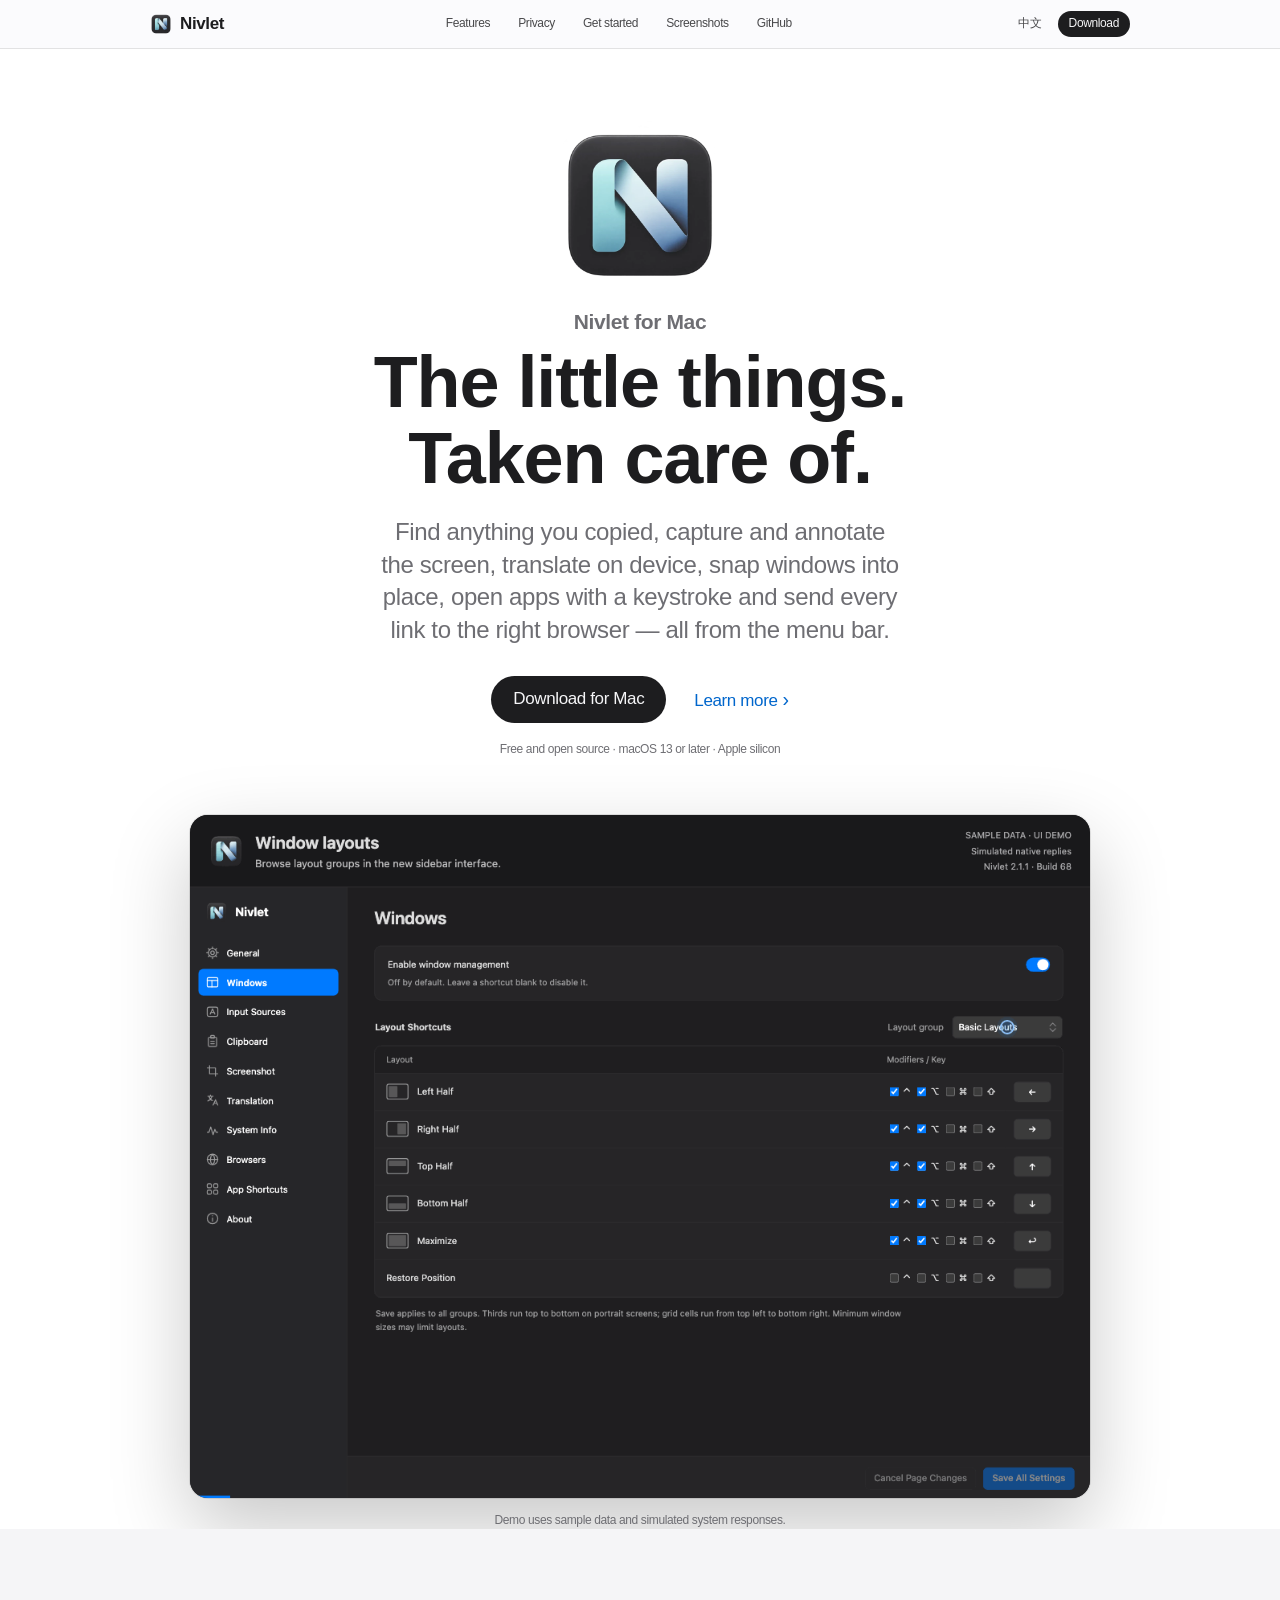
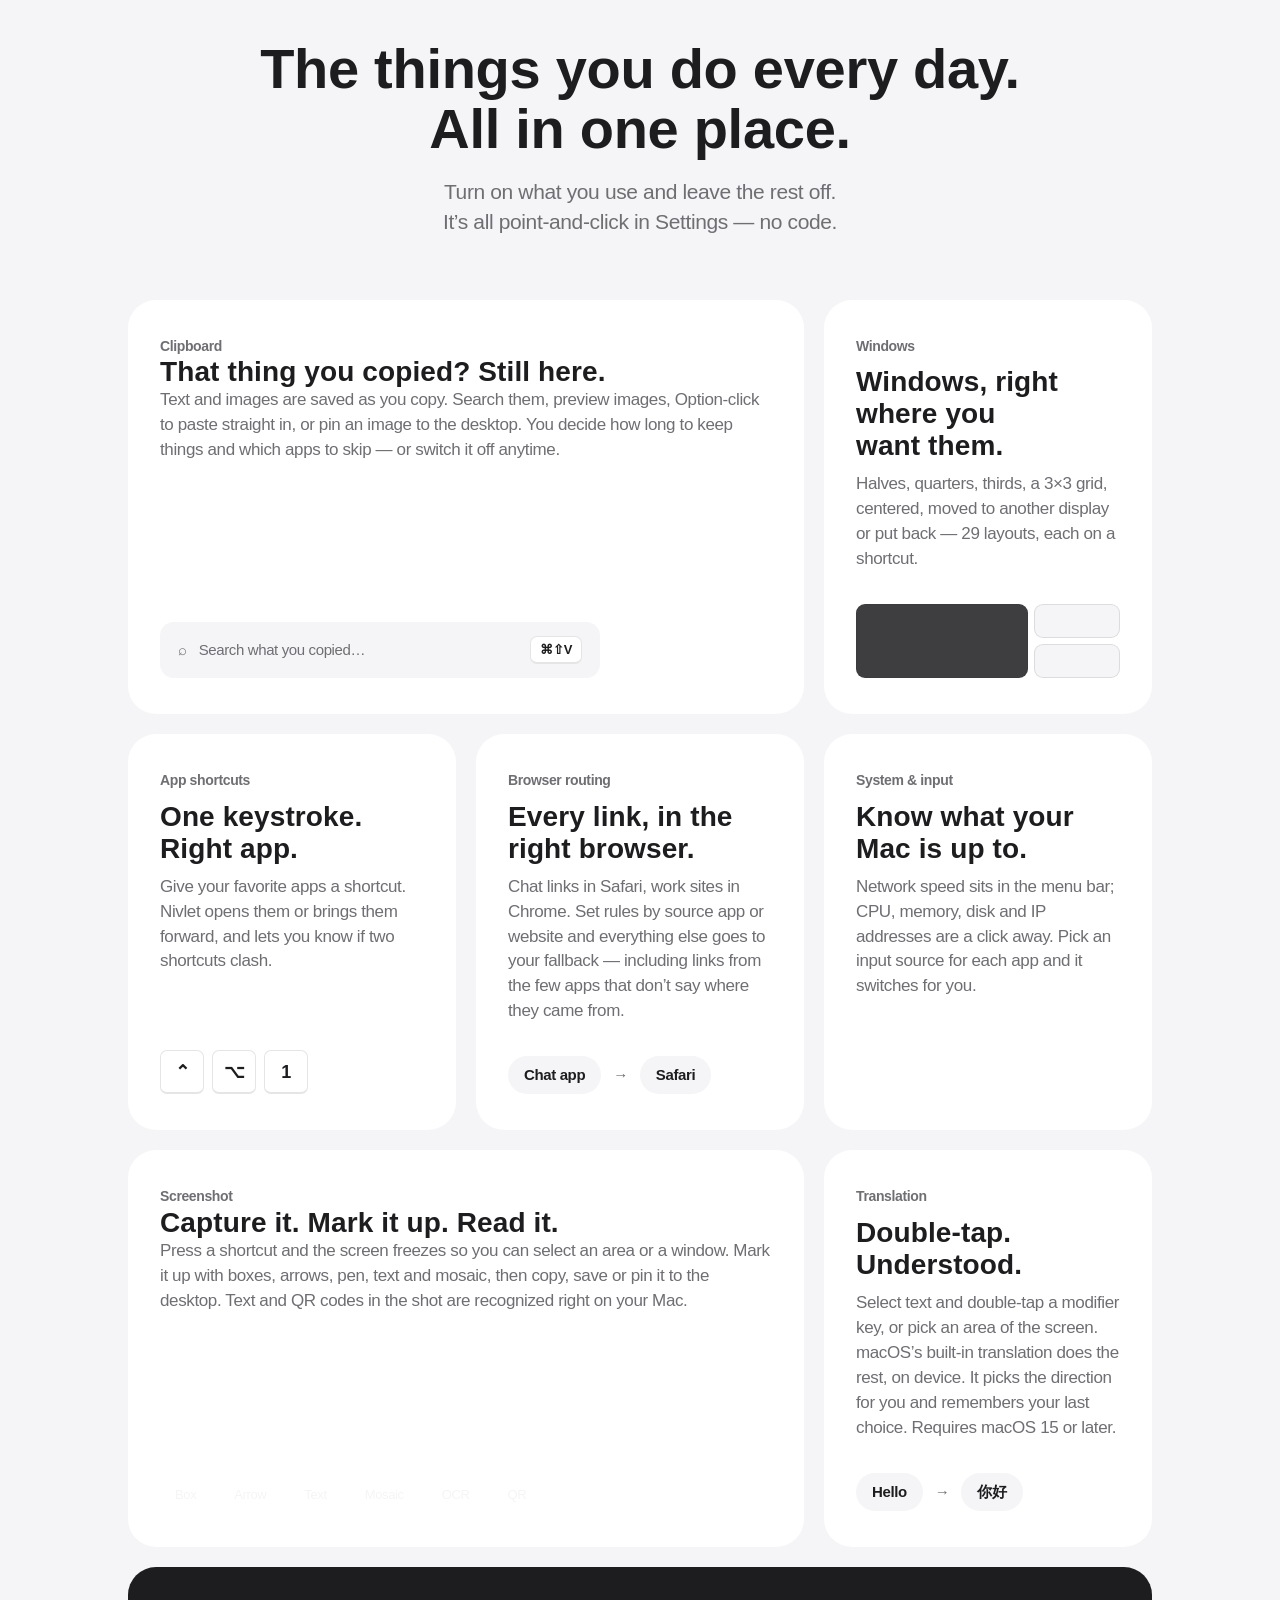
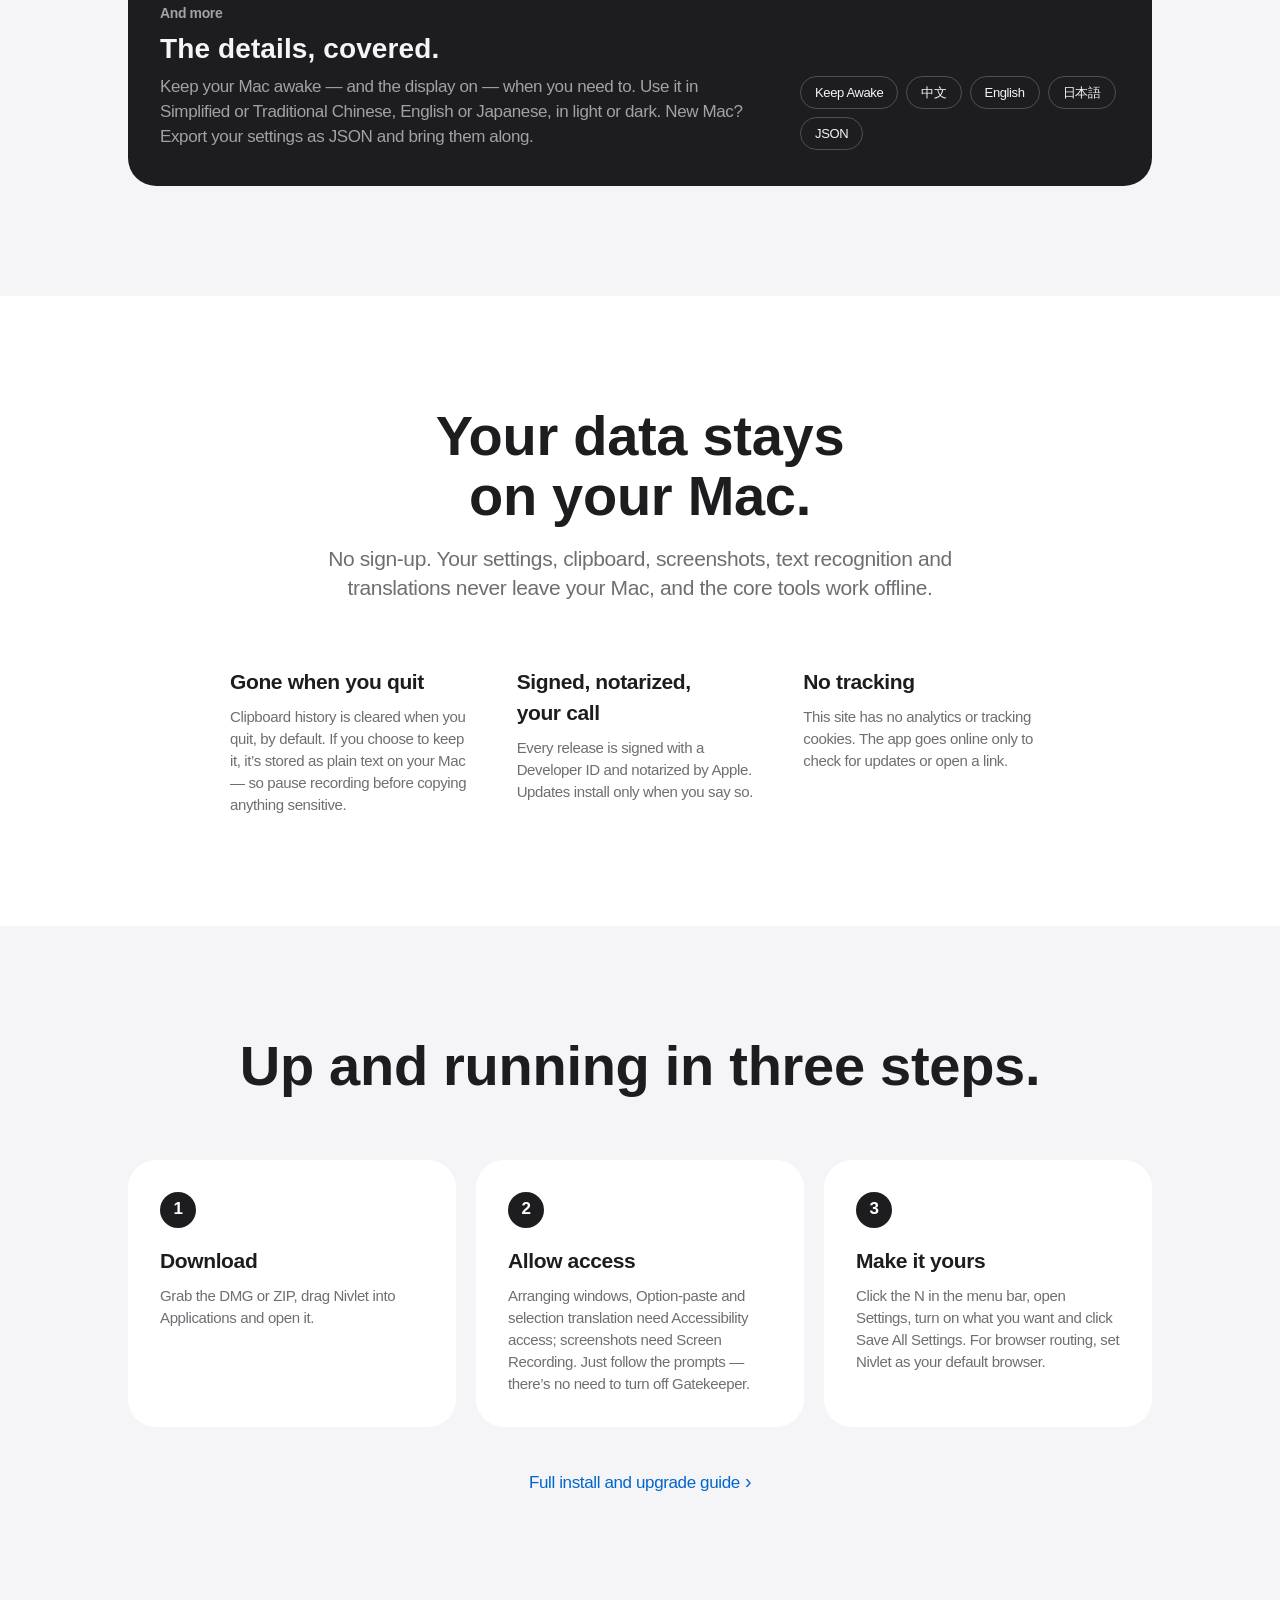
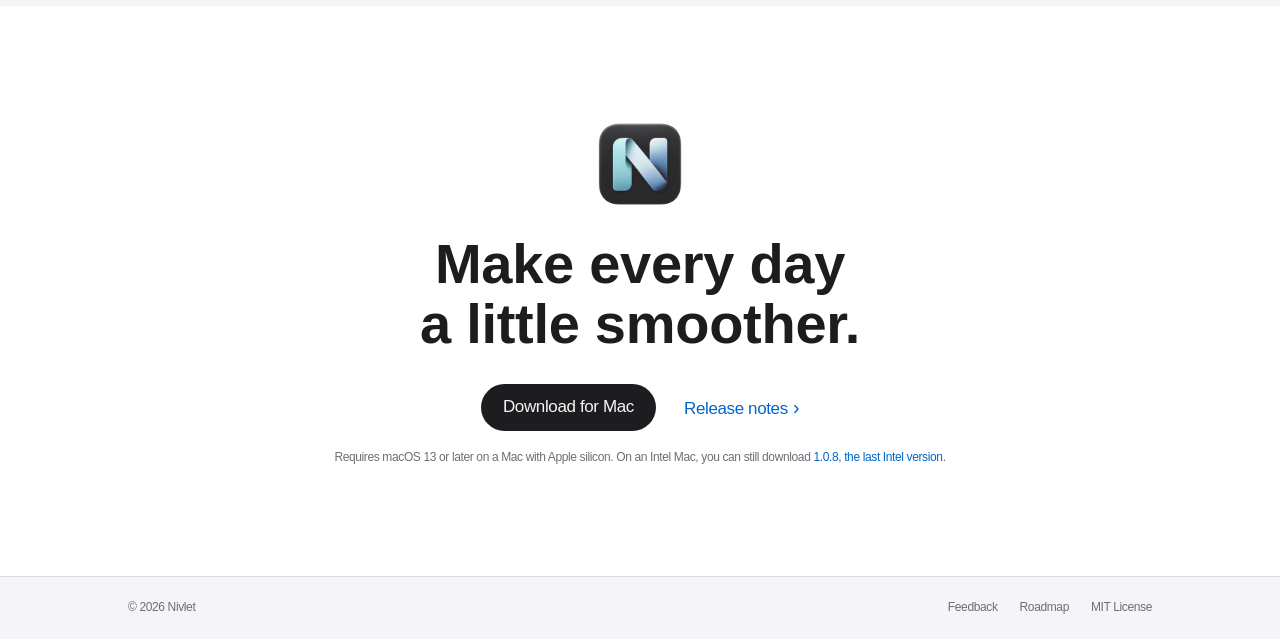
<file: docs/index.html>
<!doctype html>
<html lang="en">
<head>
<meta charset="utf-8">
<meta name="viewport" content="width=device-width,initial-scale=1">
<meta name="description" content="Nivlet for Mac brings clipboard history, screenshots with annotation and OCR, on-device translation, window management, app shortcuts and browser routing to your Mac menu bar. Free and open source.">
<meta name="color-scheme" content="light dark">
<link rel="canonical" href="https://wivnelo.github.io/Nivlet/">
<title data-zh="Nivlet for Mac — 常用的小事，交给菜单栏">Nivlet for Mac — The little things, taken care of</title>
<link rel="icon" href="assets/favicon.png">
<link rel="apple-touch-icon" href="assets/nivlet-icon.webp">
<link rel="stylesheet" href="style.css?v=643f95e801">
</head>
<body>

<header class="nav">
  <div class="nav-inner">
    <a class="brand" href="#top"><img src="assets/nivlet-icon.webp" alt="" width="22" height="22">Nivlet</a>
    <nav>
      <a href="#features" data-zh="功能">Features</a>
      <a href="#privacy" data-zh="隐私">Privacy</a>
      <a href="#start" data-zh="开始使用">Get started</a>
      <a href="screenshots.html" data-zh="截图">Screenshots</a>
      <a href="https://github.com/wivnelo/Nivlet">GitHub</a>
    </nav>
    <div class="nav-end">
      <button id="language" type="button" aria-label="切换为简体中文">中文</button>
      <a class="pill small" href="https://github.com/wivnelo/Nivlet/releases/latest" data-zh="下载">Download</a>
    </div>
  </div>
</header>

<main id="top">

<section class="hero">
  <img class="hero-icon" src="assets/nivlet-icon.webp" alt="Nivlet app icon" width="168" height="168" decoding="async">
  <p class="kicker">Nivlet for Mac</p>
  <h1 data-zh="常用的小事，<br>交给菜单栏。">The little things.<br>Taken care of.</h1>
  <p class="lead" data-zh="复制过的内容随时找回，截图标注、本机翻译随手可用，窗口一键摆好，常用应用一按就开，链接自动用对的浏览器打开。">Find anything you copied, capture and annotate the screen, translate on device, snap windows into place, open apps with a keystroke and send every link to the right browser — all from the menu bar.</p>
  <div class="cta">
    <a class="pill" href="https://github.com/wivnelo/Nivlet/releases/latest" data-zh="下载 Mac 版">Download for Mac</a>
    <a class="more" href="#features" data-zh="了解更多">Learn more</a>
  </div>
  <p class="fine" data-zh="免费开源 · macOS 13 或更高版本 · Apple 芯片">Free and open source · macOS 13 or later · Apple silicon</p>

  <figure class="stage">
    <div class="screen"><img style="width:100%;height:auto" src="assets/demos/overview-en.gif" data-zh-src="assets/demos/overview-zh.gif" width="1120" height="850" alt="Nivlet demo: window layouts, clipboard search, screenshot and translation settings, browser routing and app shortcuts" data-zh-alt="Nivlet 动态演示：窗口布局、剪贴板搜索、截图与翻译设置、浏览器分流与应用快捷键"></div>
    <figcaption data-zh="演示使用示例数据，系统响应为模拟。">Demo uses sample data and simulated system responses.</figcaption>
  </figure>
</section>

<section id="features" class="band gray">
  <div class="wrap">
    <h2 data-zh="每天都会用到的，<br>都在这儿了。">The things you do every day.<br>All in one place.</h2>
    <p class="sub" data-zh="用得上的打开，用不上的关掉。全部在设置里点选完成，不用写一行代码。">Turn on what you use and leave the rest off. It’s all point-and-click in Settings — no code.</p>

    <div class="grid">
      <article class="tile span2">
        <div class="tile-text">
          <p class="label" data-zh="剪贴板">Clipboard</p>
          <h3 data-zh="刚才复制的，还在这儿。">That thing you copied? Still here.</h3>
          <p data-zh="文字和图片都会记下来，可以搜索、看大图，按住 Option 点一下就能直接粘贴，图片还能钉在桌面上。记多久、哪些应用不记，都由你定，也能随时关掉。">Text and images are saved as you copy. Search them, preview images, Option-click to paste straight in, or pin an image to the desktop. You decide how long to keep things and which apps to skip — or switch it off anytime.</p>
        </div>
        <div class="visual search"><span>⌕</span><span data-zh="搜一下刚才复制的…">Search what you copied…</span><kbd>⌘⇧V</kbd></div>
      </article>

      <article class="tile">
        <p class="label" data-zh="窗口管理">Windows</p>
        <h3 data-zh="窗口，一键摆好。">Windows, right where you want them.</h3>
        <p data-zh="左右半屏、四角、三等分、九宫格，居中、换屏、复原，一共 29 种摆法，都能配快捷键。">Halves, quarters, thirds, a 3×3 grid, centered, moved to another display or put back — 29 layouts, each on a shortcut.</p>
        <div class="visual layout"><span></span><span></span><span></span></div>
      </article>

      <article class="tile">
        <p class="label" data-zh="应用启动">App shortcuts</p>
        <h3 data-zh="想用哪个，按一下就来。">One keystroke. Right app.</h3>
        <p data-zh="给常用应用配个快捷键：没开就打开，开着就切到前面。快捷键撞车了会提醒你。">Give your favorite apps a shortcut. Nivlet opens them or brings them forward, and lets you know if two shortcuts clash.</p>
        <div class="visual keys"><kbd>⌃</kbd><kbd>⌥</kbd><kbd>1</kbd></div>
      </article>

      <article class="tile">
        <p class="label" data-zh="浏览器分流">Browser routing</p>
        <h3 data-zh="链接，自动用对的浏览器打开。">Every link, in the right browser.</h3>
        <p data-zh="比如聊天里的链接用 Safari、工作网站用 Chrome。按来源应用或网址定规则，其余链接走默认浏览器；个别应用不提供来源，也按默认处理。">Chat links in Safari, work sites in Chrome. Set rules by source app or website and everything else goes to your fallback — including links from the few apps that don’t say where they came from.</p>
        <div class="visual route"><span data-zh="聊天应用">Chat app</span><b>→</b><span>Safari</span></div>
      </article>

      <article class="tile">
        <p class="label" data-zh="系统与输入法">System &amp; input</p>
        <h3 data-zh="网速负载，心里有数。">Know what your Mac is up to.</h3>
        <p data-zh="菜单栏上直接看网速，点开还能看 CPU、内存、磁盘和 IP。还可以给每个应用指定输入法，切过去自动换好。">Network speed sits in the menu bar; CPU, memory, disk and IP addresses are a click away. Pick an input source for each app and it switches for you.</p>
      </article>

      <article class="tile span2 pair">
        <div class="tile-text">
          <p class="label" data-zh="截图">Screenshot</p>
          <h3 data-zh="截下来，标出来，认出来。">Capture it. Mark it up. Read it.</h3>
          <p data-zh="按一下快捷键，屏幕先定格，再框选区域或窗口。用矩形、箭头、画笔、文字和马赛克标注，然后复制、保存或钉在桌面。截图里的文字和二维码，在本机就能识别出来。">Press a shortcut and the screen freezes so you can select an area or a window. Mark it up with boxes, arrows, pen, text and mosaic, then copy, save or pin it to the desktop. Text and QR codes in the shot are recognized right on your Mac.</p>
        </div>
        <div class="visual chips"><span data-zh="矩形">Box</span><span data-zh="箭头">Arrow</span><span data-zh="文字">Text</span><span data-zh="马赛克">Mosaic</span><span>OCR</span><span data-zh="二维码">QR</span></div>
      </article>

      <article class="tile">
        <p class="label" data-zh="系统翻译">Translation</p>
        <h3 data-zh="双击一下，就懂了。">Double-tap. Understood.</h3>
        <p data-zh="选中文字后双击修饰键，或框选屏幕上的一块区域，用 macOS 自带的翻译在本机完成。中文译成英文、其他译成中文，也会记住你上次的选择。需要 macOS 15 或更高版本。">Select text and double-tap a modifier key, or pick an area of the screen. macOS’s built-in translation does the rest, on device. It picks the direction for you and remembers your last choice. Requires macOS 15 or later.</p>
        <div class="visual route"><span>Hello</span><b>→</b><span>你好</span></div>
      </article>

      <article class="tile span3 dark">
        <div class="tile-text">
          <p class="label" data-zh="还有更多">And more</p>
          <h3 data-zh="细节，也替你想到了。">The details, covered.</h3>
          <p data-zh="需要时让 Mac 保持唤醒、屏幕常亮；界面支持简繁中文、英文和日文，跟随系统深浅色；换电脑时，把设置导出成 JSON 再导入就行。">Keep your Mac awake — and the display on — when you need to. Use it in Simplified or Traditional Chinese, English or Japanese, in light or dark. New Mac? Export your settings as JSON and bring them along.</p>
        </div>
        <div class="visual chips"><span data-zh="保持唤醒">Keep Awake</span><span>中文</span><span>English</span><span>日本語</span><span>JSON</span></div>
      </article>
    </div>
  </div>
</section>

<section id="privacy" class="band">
  <div class="wrap narrow center">
    <h2 data-zh="你的数据，<br>只在你的 Mac 上。">Your data stays<br>on your Mac.</h2>
    <p class="sub" data-zh="不用注册账号。设置、剪贴板、截图、文字识别和翻译都在本机完成，不会上传，断网也照常能用。">No sign-up. Your settings, clipboard, screenshots, text recognition and translations never leave your Mac, and the core tools work offline.</p>
    <div class="facts">
      <div><h3 data-zh="退出就清空">Gone when you quit</h3><p data-zh="剪贴板记录默认在退出时清空。如果选择保留，内容会以明文存在本机，复制密码这类敏感信息前，记得先暂停记录。">Clipboard history is cleared when you quit, by default. If you choose to keep it, it’s stored as plain text on your Mac — so pause recording before copying anything sensitive.</p></div>
      <div><h3 data-zh="签名公证，更新你说了算">Signed, notarized, your call</h3><p data-zh="每个正式版都有 Developer ID 签名并经过 Apple 公证。有新版本时，你点了确认才会安装。">Every release is signed with a Developer ID and notarized by Apple. Updates install only when you say so.</p></div>
      <div><h3 data-zh="不追踪">No tracking</h3><p data-zh="这个网站没有统计脚本，也不用追踪 Cookie。应用只在检查更新或打开链接时联网。">This site has no analytics or tracking cookies. The app goes online only to check for updates or open a link.</p></div>
    </div>
  </div>
</section>

<section id="start" class="band gray">
  <div class="wrap">
    <h2 data-zh="三步，就能用上。">Up and running in three steps.</h2>
    <ol class="steps">
      <li><span>1</span><h3 data-zh="下载">Download</h3><p data-zh="下载 DMG 或 ZIP，把 Nivlet 拖进“应用程序”，然后打开。">Grab the DMG or ZIP, drag Nivlet into Applications and open it.</p></li>
      <li><span>2</span><h3 data-zh="允许访问">Allow access</h3><p data-zh="摆窗口、Option 直接粘贴和选词翻译需要“辅助功能”权限，截图需要“屏幕录制”权限，按提示打开即可。不需要关闭 Gatekeeper。">Arranging windows, Option-paste and selection translation need Accessibility access; screenshots need Screen Recording. Just follow the prompts — there’s no need to turn off Gatekeeper.</p></li>
      <li><span>3</span><h3 data-zh="按你的习惯设置">Make it yours</h3><p data-zh="点菜单栏里的 N 打开设置，开启想用的功能，再点“保存全部设置”。要用浏览器分流，记得把 Nivlet 设为默认浏览器。">Click the N in the menu bar, open Settings, turn on what you want and click Save All Settings. For browser routing, set Nivlet as your default browser.</p></li>
    </ol>
    <p class="center"><a class="more" id="installGuide" href="https://github.com/wivnelo/Nivlet/blob/main/documentation/INSTALLATION.en.md" data-zh="查看完整安装与升级说明">Full install and upgrade guide</a></p>
  </div>
</section>

<section class="band closing">
  <div class="wrap center">
    <img src="assets/nivlet-icon.webp" alt="" width="96" height="96" loading="lazy">
    <h2 data-zh="让每天的操作，<br>顺手一点。">Make every day<br>a little smoother.</h2>
    <div class="cta">
      <a class="pill" href="https://github.com/wivnelo/Nivlet/releases/latest" data-zh="下载 Mac 版">Download for Mac</a>
      <a class="more" href="https://github.com/wivnelo/Nivlet/blob/main/documentation/README.md" data-zh="版本说明">Release notes</a>
    </div>
    <p class="fine" data-zh="需要 macOS 13 或更高版本，以及搭载 Apple 芯片的 Mac。Intel 芯片的 Mac 可下载<a href=&quot;https://github.com/wivnelo/Nivlet/releases/tag/v1.0.8&quot;>最后一个 Intel 版本 1.0.8</a>。">Requires macOS 13 or later on a Mac with Apple silicon. On an Intel Mac, you can still download <a href="https://github.com/wivnelo/Nivlet/releases/tag/v1.0.8">1.0.8, the last Intel version</a>.</p>
  </div>
</section>

</main>

<footer>
  <div class="wrap foot">
    <span>© 2026 Nivlet</span>
    <nav>
      <a href="https://github.com/wivnelo/Nivlet/issues" data-zh="问题反馈">Feedback</a>
      <a href="https://github.com/wivnelo/Nivlet/blob/main/ROADMAP.md" data-zh="开发计划">Roadmap</a>
      <a href="https://github.com/wivnelo/Nivlet/blob/main/LICENSE">MIT License</a>
    </nav>
  </div>
</footer>

<script src="app.js?v=02d2823dd8"></script>
</body>
</html>
</file>
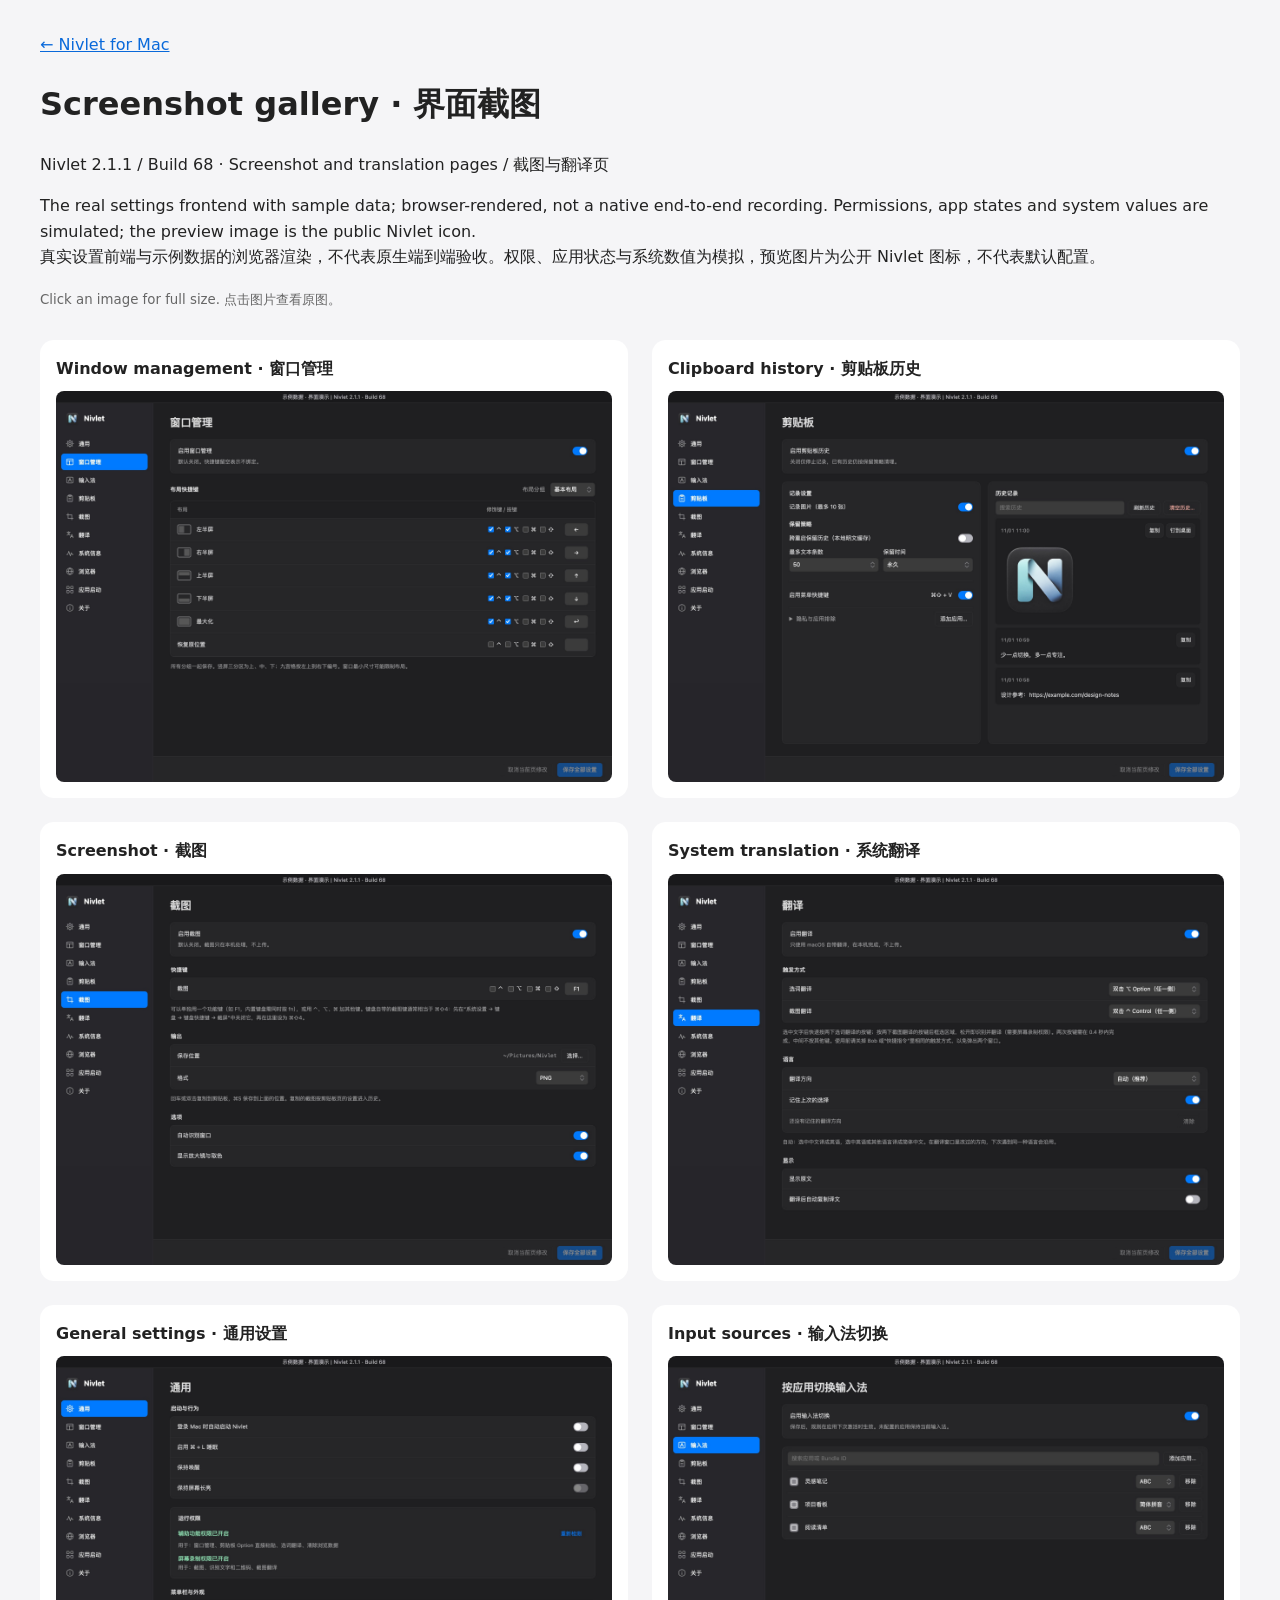
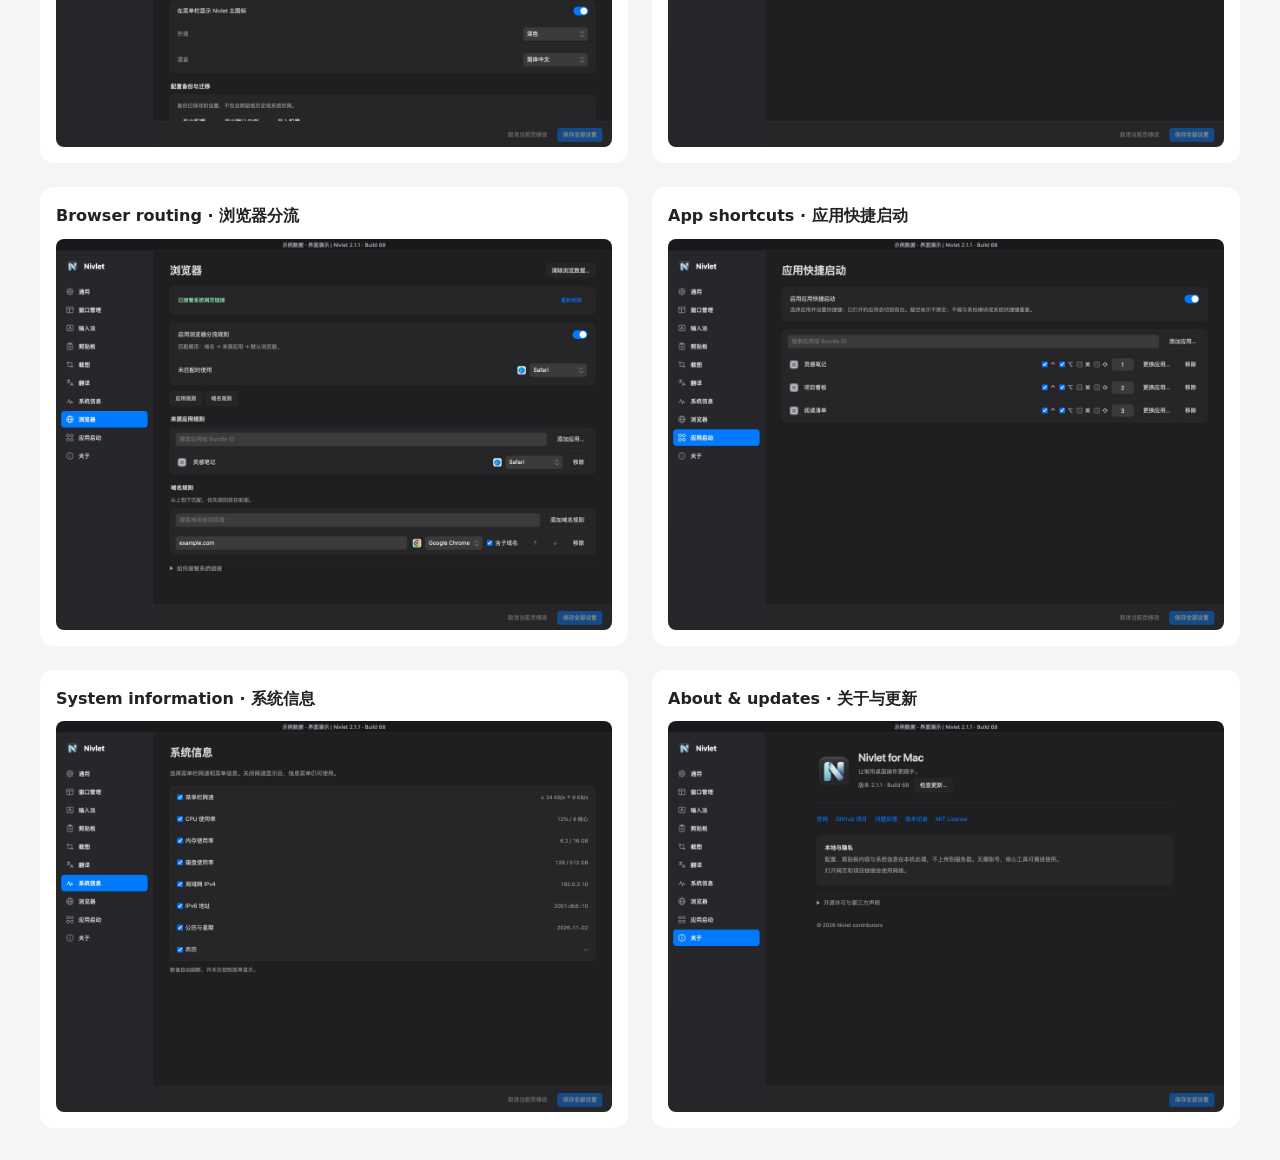
<file: docs/screenshots.html>
<!doctype html><html lang="en"><meta charset="utf-8"><meta name="viewport" content="width=device-width,initial-scale=1"><title>Nivlet — Screenshot gallery / 界面截图</title><style>body{max-width:1200px;margin:0 auto;padding:32px 24px;background:#f5f5f7;color:#222;font:16px/1.6 system-ui}a{color:#0969da}header{margin-bottom:28px}.gallery{display:grid;grid-template-columns:repeat(2,minmax(0,1fr));gap:24px}figure{margin:0;padding:16px;background:#fff;border-radius:14px}img{display:block;width:100%;height:auto;border-radius:8px}figcaption{font-weight:600;margin-bottom:10px}small{color:#666}@media(max-width:700px){.gallery{grid-template-columns:1fr}body{padding:20px 16px}}</style><header><a href="./">← Nivlet for Mac</a><h1>Screenshot gallery · 界面截图</h1><p>Nivlet 2.1.1 / Build 68 · Screenshot and translation pages / 截图与翻译页</p><p>The real settings frontend with sample data; browser-rendered, not a native end-to-end recording. Permissions, app states and system values are simulated; the preview image is the public Nivlet icon.<br>真实设置前端与示例数据的浏览器渲染，不代表原生端到端验收。权限、应用状态与系统数值为模拟，预览图片为公开 Nivlet 图标，不代表默认配置。</p><small>Click an image for full size. 点击图片查看原图。</small></header><main class="gallery"><figure><figcaption>Window management · 窗口管理</figcaption><a href="assets/screenshots/windows.jpg"><img src="assets/screenshots/windows.jpg" alt="Window management — synthetic demonstration" loading="lazy" width="2560" height="1800"></a></figure><figure><figcaption>Clipboard history · 剪贴板历史</figcaption><a href="assets/screenshots/clipboard.jpg"><img src="assets/screenshots/clipboard.jpg" alt="Clipboard history — synthetic demonstration" loading="lazy" width="2560" height="1800"></a></figure><figure><figcaption>Screenshot · 截图</figcaption><a href="assets/screenshots/capture.jpg"><img src="assets/screenshots/capture.jpg" alt="Screenshot settings — synthetic demonstration" loading="lazy" width="2560" height="1800"></a></figure><figure><figcaption>System translation · 系统翻译</figcaption><a href="assets/screenshots/translate.jpg"><img src="assets/screenshots/translate.jpg" alt="System translation settings — synthetic demonstration" loading="lazy" width="2560" height="1800"></a></figure><figure><figcaption>General settings · 通用设置</figcaption><a href="assets/screenshots/general.jpg"><img src="assets/screenshots/general.jpg" alt="General settings — synthetic demonstration" loading="lazy" width="2560" height="1800"></a></figure><figure><figcaption>Input sources · 输入法切换</figcaption><a href="assets/screenshots/input.jpg"><img src="assets/screenshots/input.jpg" alt="Input sources — synthetic demonstration" loading="lazy" width="2560" height="1800"></a></figure><figure><figcaption>Browser routing · 浏览器分流</figcaption><a href="assets/screenshots/browser.jpg"><img src="assets/screenshots/browser.jpg" alt="Browser routing — synthetic demonstration" loading="lazy" width="2560" height="1800"></a></figure><figure><figcaption>App shortcuts · 应用快捷启动</figcaption><a href="assets/screenshots/launcher.jpg"><img src="assets/screenshots/launcher.jpg" alt="App shortcuts — synthetic demonstration" loading="lazy" width="2560" height="1800"></a></figure><figure><figcaption>System information · 系统信息</figcaption><a href="assets/screenshots/system.jpg"><img src="assets/screenshots/system.jpg" alt="System information — synthetic demonstration" loading="lazy" width="2560" height="1800"></a></figure><figure><figcaption>About & updates · 关于与更新</figcaption><a href="assets/screenshots/about.jpg"><img src="assets/screenshots/about.jpg" alt="About & updates — synthetic demonstration" loading="lazy" width="2560" height="1800"></a></figure></main></html>
</file>
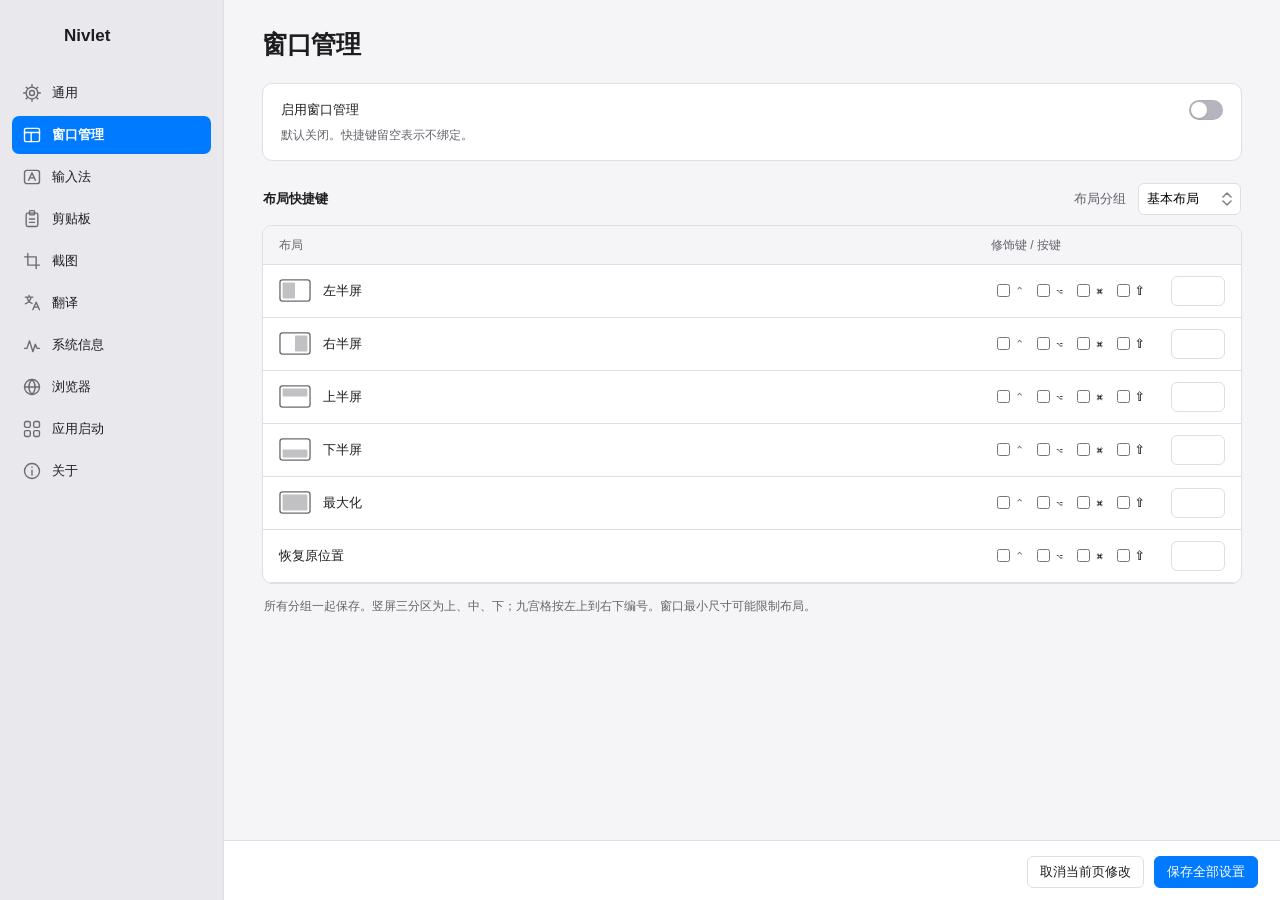
<file: Toolkit/settings.html>
<!doctype html><html lang="zh-CN"><meta charset="utf-8"><meta name="viewport" content="width=device-width"><style>
:root{color-scheme:light dark}
:root[data-theme=light]{color-scheme:light}:root[data-theme=dark]{color-scheme:dark}
#clipHistory img[role=button]{cursor:zoom-in}#clipHistory img[role=button]:focus-visible{outline:3px solid var(--accent);outline-offset:3px}
#imageDialog{background:var(--card);color:var(--foreground);border:1px solid var(--line);border-radius:12px;padding:16px;max-width:90vw;max-height:90vh}#imageDialog::backdrop{background:#0008}#fullImage{max-width:82vw;max-height:72vh;object-fit:contain}*{box-sizing:border-box}html,body{height:100%;margin:0}#clipSection:not([hidden]){height:100%;max-width:none;display:flex;flex-direction:column;overflow:hidden}.clip-layout{display:grid;grid-template-columns:minmax(280px,.9fr) minmax(280px,1.1fr);gap:22px;flex:1;min-height:0}.clip-config,.clip-history{overflow:auto;min-height:0;padding-right:10px}.clip-history{border-left:1px solid var(--line);padding-left:20px}h3{font-size:14px;margin:0 0 12px}#clipSearch{width:100%;margin-bottom:10px}#clearClip{color:var(--error)}#clearClip:disabled{color:var(--secondary);opacity:.55;cursor:default}body{font:13px -apple-system,BlinkMacSystemFont,sans-serif;color:var(--foreground);background:var(--page);display:flex;flex-direction:column}header{flex:none;padding:16px 24px 12px;background:var(--page);border-bottom:1px solid var(--line)}nav{display:flex;justify-content:center;gap:4px}nav button{background:transparent;box-shadow:none;border:0;padding:9px 18px;color:var(--secondary);border-radius:7px}nav button.dragging{opacity:.45}nav button:not(#tab-generalSection):not(#tab-aboutSection){cursor:grab}nav button[aria-selected=true]{background:var(--card);color:var(--foreground);box-shadow:0 1px 4px #0002;font-weight:600}main{flex:1;min-height:0;overflow:auto;padding:20px 28px}.panel{max-width:720px;margin:auto;padding:20px 24px;background:var(--card);border:1px solid var(--line);border-radius:10px}.panel[hidden]{display:none}h2{font-size:18px;margin:0 0 18px}p{color:var(--secondary);line-height:1.5;margin:12px 0}label{margin-right:12px;line-height:1.8}input,textarea,select,button{font:inherit}input[type=checkbox]{accent-color:var(--accent);vertical-align:middle}input[type=text]{width:44px;text-align:center}input[type=number]{width:65px}input[type=text],input[type=number],input[type=search],textarea,select{border:1px solid var(--line);border-radius:5px;padding:5px 7px;background:Field;color:FieldText}textarea{resize:vertical}button{border:1px solid var(--line);border-radius:6px;background:var(--card);color:var(--foreground);padding:6px 13px;cursor:pointer;box-shadow:0 1px 1px #0001}button:active{filter:brightness(.94)}button:focus-visible,input:focus-visible,select:focus-visible,textarea:focus-visible,summary:focus-visible{outline:3px solid var(--accent);outline-offset:2px}#save,#saveInput,#saveClip{background:var(--accent);border-color:var(--accent);color:white}table{width:100%;border-collapse:collapse;margin:12px 0 18px}td{padding:10px 4px;border-bottom:1px solid var(--line)}table label{margin-right:8px}.input-rule{display:flex;gap:10px;align-items:center;margin:12px 0}.input-rule span{flex:1}select{max-width:280px}details{border-top:1px solid var(--line);padding:10px 0}summary{cursor:pointer;color:var(--secondary)}hr{border:0;border-top:1px solid var(--line);margin:12px 0}footer{flex:none;min-height:38px;padding:8px 28px;border-top:1px solid var(--line);background:var(--page)}#status{margin:0;min-height:20px}#clipHistory>p{border-bottom:1px solid var(--line);padding:12px 0}


footer{display:flex;align-items:center;justify-content:space-between;gap:16px}#draftHint{font-size:12px;color:var(--secondary)}
header{padding:16px 24px;background:var(--page)}
nav{width:max-content;max-width:100%;margin:auto;padding:4px;border:1px solid var(--line);border-radius:10px;background:var(--card)}
input[data-shortcut-key]{width:70px}
nav button{padding:8px 14px;font-size:13px;white-space:nowrap}
@media(max-width:850px){nav{width:100%;flex-wrap:wrap}nav button{padding:8px 10px}}
nav button.dragging{opacity:.45}nav button:not(#tab-generalSection):not(#tab-aboutSection){cursor:grab}nav button[aria-selected=true]{background:var(--page);box-shadow:0 1px 3px #0002}
main{padding:24px 28px}.panel{max-width:820px;padding:24px 28px}
h2{font-size:20px;letter-spacing:-.3px;margin-bottom:20px}h3{margin-top:20px}
button{min-height:30px;box-shadow:none}button:hover{filter:brightness(.97)}
#save,#saveInput,#saveClip,#saveSystem,#saveBrowser,#savePopup,#saveGeneral,#saveLauncher{background:var(--accent);border-color:var(--accent);color:#fff}
#status[data-result=success]{color:var(--success)}#status[data-result=error]{color:var(--error)}
#systemFields{display:grid;grid-template-columns:repeat(2,minmax(0,1fr));gap:0 24px}
#systemFields p{padding:9px 0;margin:0;border-bottom:1px solid var(--line)}
.input-rule{padding:10px 0;border-bottom:1px solid var(--line);flex-wrap:wrap}
.browser-rule input[type=text]{text-align:left;flex:1;min-width:150px}
.clip-config details{margin:14px 0}.clip-history h3{margin-top:0}
#clipHistory>p{background:var(--card);border:1px solid var(--line);border-radius:8px;padding:14px;margin:0 0 10px;color:var(--foreground)}
#clipHistory .clip-card{padding:14px;margin:0 0 12px;border:1px solid var(--line);border-radius:10px;background:var(--card)}.clip-card-header{display:flex;align-items:center;justify-content:space-between;gap:12px;margin-bottom:12px}.clip-card time{color:var(--secondary);font-size:11px;font-variant-numeric:tabular-nums}.clip-card-actions{display:flex;flex-wrap:wrap;justify-content:flex-end;gap:6px}.clip-card-actions button{font-size:12px;padding:4px 9px}.clip-card img{display:block;max-width:100%;max-height:180px;object-fit:contain;object-position:left;border-radius:6px}.clip-card-text{white-space:pre-wrap;overflow-wrap:anywhere;line-height:1.55}
@media(max-width:720px){nav button{padding:8px 10px}.clip-layout{grid-template-columns:1fr}.clip-history{border-left:0;border-top:1px solid var(--line);padding:16px 0 0}.panel{padding:18px}main{padding:18px}#systemFields{grid-template-columns:1fr}}
.privacy-card{padding:16px 0 18px;margin-bottom:18px;border-bottom:1px solid var(--line)}.privacy-card h3{margin:0 0 8px}.privacy-card p{margin:6px 0}.permission-card{padding:16px;background:var(--page);border:1px solid var(--line);border-radius:9px;margin-bottom:20px}.permission-card h3{margin-bottom:8px}.about-links{display:flex;flex-wrap:wrap;gap:10px}.permission-state{font-weight:500}.permission-state[data-state=granted]{color:var(--success)}.permission-state[data-state=denied],.permission-state[data-state=error]{color:var(--error)}[data-shortcut-key]{text-transform:uppercase}.permission-summary{display:flex;align-items:center;justify-content:space-between;gap:12px;flex-wrap:wrap}.permission-summary .permission-state{margin:0}.permission-summary .refresh-permissions{background:transparent;box-shadow:none;color:var(--secondary);font-size:12px}.permission-card .permission-summary .open-accessibility{color:var(--error)}.permission-state[hidden],.permission-summary button[hidden],.permission-details[hidden]{display:none}.permission-details p{margin-bottom:0}.about-brand{display:flex;align-items:center;gap:20px;margin-bottom:24px}.about-brand img{border-radius:18px}.about-brand h2{margin:0}.about-brand p{margin:6px 0}.about-links a{color:var(--accent);text-decoration:none;padding:7px 0;margin-right:14px}.about-details{margin:20px 0}.about-details p{display:flex;justify-content:space-between;gap:16px;padding:10px 0;border-bottom:1px solid var(--line)}.about-details a{color:var(--accent)}.about-copyright{font-size:12px}#aboutSection pre{white-space:pre-wrap;overflow-wrap:anywhere;font:11px/1.6 -apple-system,sans-serif;color:var(--secondary)}#systemFields p{display:flex;align-items:center;gap:12px;min-height:58px}#systemFields label{flex:0 0 auto;margin:0}#systemFields .system-value{flex:1;min-width:0;text-align:right;color:var(--secondary);font-size:12px;font-variant-numeric:tabular-nums;overflow:hidden;text-overflow:ellipsis;white-space:nowrap;cursor:text;user-select:all}.system-caption{font-size:12px}@media(max-width:900px){#systemFields{grid-template-columns:1fr}nav button{padding:9px 12px}}nav{flex-wrap:wrap}
.rule-notice{color:var(--secondary);font-size:12px}.shortcut-conflicts{color:var(--error);font-size:12px;white-space:pre-line}.shortcut-conflicts[hidden],.rule-notice[hidden]{display:none}[data-shortcut-key][aria-invalid=true],.browser-rule input[aria-invalid=true]{border-color:var(--error)}.duplicate-highlight{outline:2px solid var(--accent);outline-offset:4px;border-radius:6px}#save,#saveInput,#saveClip,#saveSystem,#saveBrowser,#savePopup,#saveGeneral,#saveLauncher{display:none}#saveSettings{background:var(--accent);border-color:var(--accent);color:white;flex:none}#saveSettings[hidden]{display:none}footer #status{flex:1;font-size:12px}#draftHint[data-dirty=true]{color:var(--accent)}#browserRoutingStatus{font-size:12px;padding:10px 12px;background:var(--page);border-radius:7px}
.rule-drag{cursor:grab;color:var(--secondary);padding:4px 6px;flex:none}.rule-dragging{opacity:.45}.rule-drop-before{box-shadow:0 -2px var(--accent)}.rule-drop-after{box-shadow:0 2px var(--accent)}#cancelSettings[hidden]{display:none}button:disabled{opacity:.45;cursor:default}
nav{row-gap:12px;padding-bottom:7px}nav [role=tab]{position:relative;text-align:center}nav [role=tab]::after{content:'';position:absolute;left:50%;bottom:-7px;transform:translateX(-50%);width:4px;height:4px;border-radius:50%;background:transparent;pointer-events:none}nav [role=tab][data-dirty=true]::after{background:#c69252}#draftHint[data-dirty=true]{color:var(--secondary)}#draftHint[data-dirty=true]::before{content:'';display:inline-block;width:5px;height:5px;margin-right:6px;border-radius:50%;background:#c69252;vertical-align:middle}
#rows td:first-child{width:auto}#rows td:nth-child(2){width:250px;white-space:nowrap;text-align:right}#rows td:last-child{width:86px;text-align:right}#rows label,.launcher-rule label,#popupShortcut label{display:inline-flex;align-items:center;gap:5px;min-width:40px;margin-right:12px}#rows label:last-child,.launcher-rule label:last-of-type,#popupShortcut label:last-of-type{margin-right:0}input[data-shortcut-key]{width:70px;height:30px;text-align:center;flex:none}.launcher-rule{gap:12px}.launcher-rule label{margin:0}#popupShortcut{display:flex;align-items:center;gap:12px;flex-wrap:wrap}
#openLoginSettings[hidden]{display:none}#openLoginSettings{font-size:12px;color:var(--accent);background:transparent;box-shadow:none}
.about-version{display:flex;align-items:center;flex-wrap:wrap;gap:6px 12px}.about-version #aboutVersion{margin:0}.about-version button{flex:none}.about-links{flex-wrap:wrap}

.field-error,.save-error{color:var(--error);font-size:12px;line-height:1.5;overflow-wrap:anywhere}.field-error{display:block;margin:6px 0 0}.save-error{margin:10px 0}.launcher-rule .field-error,.browser-rule .field-error{flex:1 0 100%}.field-error[hidden],.save-error[hidden]{display:none}
#leaveDialog{max-width:440px;border:1px solid var(--line);border-radius:12px;background:var(--card);color:var(--foreground);padding:24px}#leaveDialog::backdrop{background:#0006}.leave-actions{display:flex;gap:10px;justify-content:flex-end}#leaveSave{background:var(--accent);color:white}

.group-title{margin:24px 0 12px}.group-title:first-child{margin-top:0}
.help-text,.usage-help p,.browser-test p{font-size:12px;line-height:1.55}
.panel>p{max-width:64em}.panel details{margin-top:16px}
#generalSection>p:has(select){display:flex;align-items:center;min-height:42px;margin:0;border-bottom:1px solid var(--line)}
#generalSection>p:has(select)>label{display:flex;justify-content:space-between;align-items:center;width:100%;margin:0}
#generalSection select{min-width:150px}.permission-card{margin-top:20px}
.routing-card{padding:14px 16px;margin-bottom:22px;border:1px solid var(--line);border-radius:9px;background:var(--page)}
#browserRoutingStatus{padding:0;margin:0 0 10px;background:transparent}
.routing-actions{display:flex;flex-wrap:wrap;gap:8px}.routing-actions button{font-size:12px}
#refreshBrowserStatus{background:transparent;color:var(--secondary)}
.clip-config>label{display:block;margin:10px 0}.clip-config>br{display:none}
.clip-config>label:has(select){display:flex;align-items:center;justify-content:space-between;gap:12px}
#draftHint:empty{display:none}summary{line-height:1.6}details[open]>summary{color:var(--foreground);margin-bottom:10px}

#generalSection .permission-card{padding:12px 16px}#generalSection .permission-card h3{margin:0 0 8px}
#generalSection>p:not(:has(select)){font-size:12px}#generalSection>p:has(input){font-size:13px}
.clip-config details{margin:8px 0;padding:8px 0}.clip-config .group-title{margin:18px 0 10px}.clip-config .group-title:first-child{margin-top:0}
.clip-config>p{font-size:12px;line-height:1.5;margin:8px 0}.clip-config>label{margin:8px 0}
@media(max-width:900px){nav{gap:2px}nav button{padding:8px;font-size:12px}}

.state-refresh{background:transparent;box-shadow:none;color:var(--secondary);font-size:12px}
.routing-card .permission-summary{margin-bottom:12px}.routing-card #browserRoutingStatus{margin:0;flex:1;min-width:180px}
.routing-state{font-weight:500}.routing-state[data-state=granted]{color:var(--success)}
#aboutSection .privacy-card{border-bottom:0;margin-bottom:0;padding-bottom:0}
.routing-actions[hidden]{display:none}.routing-card:has(.routing-actions[hidden]) .permission-summary{margin-bottom:0}


:root{
    --page:#f5f5f7;--card:#fff;--line:#dedee3;--foreground:#1d1d1f;--secondary:#63636b;
    --sidebar:#e9e9ed;--sidebar-foreground:#1d1d1f;--selection:#007aff;--selection-text:#fff;--icon:#6b6b70;
    --accent:#007aff;--success:#247347;--error:#b42318;
    --text-size:13px;--title-size:18px;--caption-size:12px;
    --space-xs:4px;--space-sm:8px;--space-md:12px;--space-lg:16px;--space-xl:20px;--space-xxl:24px;
    --control-height:32px;--control-radius:6px;--surface-radius:10px;
}
@media(prefers-color-scheme:dark){:root:not([data-theme=light]){
    --page:#1f1e20;--card:#262527;--line:#302f31;--foreground:#dedede;--secondary:#9d9d9e;
    --sidebar:linear-gradient(#27262a,#262529);--sidebar-foreground:#fff;--selection:#007aff;--selection-text:#fff;--icon:#9d9d9e;
    --accent:#007aff;--success:#8cdbaf;--error:#ffb4aa;
}}
:root[data-theme=dark]{
    --page:#1f1e20;--card:#262527;--line:#302f31;--foreground:#dedede;--secondary:#9d9d9e;
    --sidebar:linear-gradient(#27262a,#262529);--sidebar-foreground:#fff;--selection:#007aff;--selection-text:#fff;--icon:#9d9d9e;
    --accent:#007aff;--success:#8cdbaf;--error:#ffb4aa;
}
body{font-size:var(--text-size);line-height:1.5}
header{padding:var(--space-md) var(--space-xxl)}
main{padding:var(--space-xl) var(--space-xxl)}
.panel{padding:var(--space-xl) var(--space-xxl);border-radius:var(--surface-radius)}
h2{font-size:var(--title-size);font-weight:600;line-height:1.3;letter-spacing:normal;margin:0 0 var(--space-lg)}
h3,.group-title{font-size:var(--text-size);font-weight:600;line-height:1.5;margin:var(--space-xl) 0 var(--space-sm)}
p{line-height:1.5;margin:var(--space-md) 0}
.help-text,.system-caption,.rule-notice,.shortcut-conflicts,.field-error,.save-error,#draftHint,footer #status{font-size:var(--caption-size);line-height:1.5}
label{line-height:1.5}
button,input[type=text],input[type=number],input[type=search],select{
    min-height:var(--control-height);border-radius:var(--control-radius);font-size:var(--text-size);
}
button{padding:5px var(--space-md);box-shadow:none}
input[type=text],input[type=number],input[type=search],select{padding:5px var(--space-sm)}
select{appearance:none;-webkit-appearance:none;height:var(--control-height);padding-right:28px;background-image:url("data:image/svg+xml,%3Csvg xmlns='http://www.w3.org/2000/svg' width='10' height='14' viewBox='0 0 10 14'%3E%3Cpath d='M1 5L5 1L9 5M1 9L5 13L9 9' fill='none' stroke='%23808085' stroke-width='1.5' stroke-linecap='round' stroke-linejoin='round'/%3E%3C/svg%3E");background-repeat:no-repeat;background-position:right 8px center;background-size:10px 14px}
textarea{padding:var(--space-sm);border-radius:var(--control-radius);line-height:1.5}
input[data-shortcut-key]{height:var(--control-height)}
nav{padding:var(--space-xs);border:0;border-radius:var(--surface-radius);background:transparent;gap:var(--space-xs)}
nav button{padding:5px var(--space-md);border-radius:var(--control-radius)}
nav button[aria-selected=true]{background:var(--card);box-shadow:0 1px 3px #0002}
.permission-card,.routing-card{padding:var(--space-lg);border:0;border-radius:var(--control-radius);background:var(--page);margin:var(--space-lg) 0}
#generalSection .permission-card{padding:var(--space-lg)}
.permission-card h3,#generalSection .permission-card h3{margin:0 0 var(--space-sm)}
.permission-summary,.routing-card .permission-summary{gap:var(--space-md)}
.routing-card .permission-summary{margin-bottom:var(--space-sm)}
.state-refresh,.permission-summary .refresh-permissions,#refreshBrowserStatus,#openLoginSettings{font-size:var(--caption-size);border-color:transparent;background:transparent;box-shadow:none}
#generalSection>p:has(select){min-height:44px}
#systemFields p{min-height:44px;padding:var(--space-sm) 0}
.input-rule{gap:var(--space-md);margin:var(--space-sm) 0;padding:var(--space-sm) 0}
.clip-config .group-title{margin:var(--space-xl) 0 var(--space-sm)}
.clip-config .group-title:first-child{margin-top:0}
.clip-config details{margin:var(--space-sm) 0;padding:var(--space-sm) 0}
.clip-history h3{margin-top:0}
#clipHistory .clip-card{border:0;border-radius:var(--control-radius);background:var(--page);padding:var(--space-md);margin:0 0 var(--space-sm)}
.clip-card-header{gap:var(--space-md);margin-bottom:var(--space-sm)}
.clip-card-actions button{font-size:var(--caption-size);padding:5px var(--space-sm)}
.clip-card img{border-radius:var(--control-radius)}
details{padding:var(--space-sm) 0}
.panel details{margin-top:var(--space-md)}
hr,details,.input-rule,#systemFields p,#generalSection>p:has(select),td{border-color:var(--line)}
.about-brand{gap:var(--space-lg);margin-bottom:var(--space-xl)}
footer{padding:var(--space-sm) var(--space-xxl);gap:var(--space-md);min-height:52px}
#imageDialog,#leaveDialog{border-radius:var(--surface-radius);padding:var(--space-xl)}
#leaveDialog h3{margin:0 0 var(--space-sm)}
.leave-actions{gap:var(--space-sm)}
@media(max-width:900px){nav{gap:2px}nav button{padding:5px var(--space-sm);font-size:var(--caption-size)}}
@media(max-width:720px){main,.panel{padding:var(--space-lg)}}

body{overflow:hidden}
main{min-width:0;scroll-padding-block:var(--space-lg)}
.panel{min-width:0;overflow-wrap:anywhere}
.input-rule>span{min-width:0;overflow-wrap:anywhere}
.input-rule select{min-width:0;max-width:100%}
footer #status{min-width:0;overflow-wrap:anywhere}
#cancelSettings{flex-shrink:0}
#configurationJSON{max-height:none!important;overflow:visible!important;overflow-wrap:anywhere}
#leaveDialog{max-width:min(440px,calc(100vw - 32px));max-height:calc(100vh - 32px);overflow:auto}
.leave-actions{flex-wrap:wrap}
@media(min-width:901px){
    main:has(#clipSection:not([hidden])){overflow:hidden}
    .clip-layout{grid-template-columns:minmax(0,.9fr) minmax(0,1.1fr)}
    .clip-config,.clip-history{min-width:0;overscroll-behavior:contain}
}
@media(max-width:900px){
    #clipSection:not([hidden]){height:auto;overflow:visible}
    .clip-layout{display:block}
    .clip-config,.clip-history{overflow:visible;padding-right:0}
    .clip-history{border-left:0;border-top:1px solid var(--line);padding:var(--space-lg) 0 0;margin-top:var(--space-lg)}
}
@media(max-width:720px){
    footer{flex-wrap:wrap;justify-content:flex-end;padding-inline:var(--space-lg);gap:var(--space-sm)}
    #draftHint{flex:1 0 100%}
    footer #status:not(:empty){flex:1 0 100%}
    footer #status:empty{display:none}
    #rows td:nth-child(2){width:auto;white-space:normal}
    #rows label{margin-right:4px;min-width:36px}
}

.rule-toolbar{position:sticky;top:0;z-index:2;display:flex;align-items:center;gap:8px;flex-wrap:wrap;padding:8px 0;background:var(--card);border-bottom:1px solid var(--line)}
.rule-toolbar .rule-search{flex:1 1 180px;min-width:0;width:100%;text-align:left}
.rule-empty{font-size:12px;color:var(--secondary);margin:10px 0}
.rule-filtered{display:none!important}
.rule-list .input-rule{margin:0;padding:6px 0;gap:8px;scroll-margin-top:64px}
.rule-list .rule-drag:disabled{cursor:default;opacity:.35}


.clip-limits{display:flex;gap:12px;flex-wrap:wrap}.clip-limits label{flex:1;min-width:120px;margin:0}.clip-limits select{display:block;width:100%;margin-top:4px}
.clip-history-toolbar{position:sticky;top:0;z-index:1;background:var(--card);padding-bottom:8px}
.clip-history-heading{display:flex;align-items:center;justify-content:space-between;gap:8px}.clip-history-heading h3{margin:0}
.clip-history-toolbar>p{margin:8px 0 0}

.rule-list .input-rule>span:first-of-type{min-width:100px;overflow-wrap:anywhere}
.rule-list .input-rule>button{white-space:nowrap}
.rule-list .launcher-rule label{min-width:30px;gap:3px;margin:0}
.rule-list .launcher-rule input[data-shortcut-key]{width:52px}
.rule-list .launcher-rule{column-gap:6px}
.excluded-app{margin:0;padding:6px 0;gap:8px}
.excluded-app>span{min-width:0;overflow-wrap:anywhere}
.browser-rule-group{margin-top:20px;padding-top:16px;border-top:1px solid var(--line);scroll-margin-top:12px}
.browser-rule-group h3{margin-bottom:8px}
.browser-rule-nav{display:flex;gap:8px;margin:16px 0}
.browser-rule-nav button{font-size:12px}
.browser-test[open]{margin:0 0 16px}

.rule-drag{display:inline-flex;align-items:center;justify-content:center;width:30px;height:30px;min-height:30px;padding:3px;border:0;background:transparent;flex:0 0 30px}
.app-icon{width:24px;height:24px;object-fit:contain;pointer-events:none}
.rule-drag:active{cursor:grabbing}
#rows label,.rule-list .launcher-rule label,#popupShortcut label{display:inline-flex;align-items:center;justify-content:center;gap:6px;min-width:30px;margin:0;height:30px}
#rows label input,.launcher-rule label input,#popupShortcut label input{margin:0}
#rows td:last-child{width:60px}#rows td{padding-top:6px;padding-bottom:6px}
#rows label+label{margin-left:6px}
#popupShortcut.popup-shortcut-setting{display:block;margin-top:20px;padding-top:16px;border-top:1px solid var(--line)}#popupShortcut .popup-shortcut-row{display:flex;justify-content:space-between;align-items:center;gap:12px;width:100%;height:auto;min-height:34px;margin:0}#popupShortcut .popup-shortcut-controls{display:flex;align-items:center;gap:14px;flex:none}#popupShortcut kbd{font:inherit;color:var(--foreground);white-space:nowrap}#popupShortcut .help-text{margin:8px 0 0}#popupShortcut [hidden]{display:none}#popupRuntimeError{color:var(--error)}#popupEnabled[aria-invalid=true]{outline:2px solid var(--error);outline-offset:3px}
#rows input[data-shortcut-key],.launcher-rule input[data-shortcut-key],#popupShortcut input[data-shortcut-key]{width:52px;height:30px;min-height:30px}
#rows td:nth-child(2){width:160px}




summary{display:flex;align-items:center;gap:8px;list-style:none}summary::-webkit-details-marker{display:none}summary::before{content:"";display:block;flex:0 0 8px;width:8px;height:10px;background:currentColor;clip-path:polygon(0 0,100% 50%,0 100%)}details[open]>summary::before{transform:rotate(90deg)}.exclusion-heading button{margin-left:auto;flex:none}
label:has(>input[type=checkbox]){display:inline-flex;align-items:center;gap:6px}label>input[type=checkbox]{margin:0;flex:none}
.window-action-label{display:flex;align-items:center;gap:8px}.layout-preview{width:28px;height:20px;flex:none;color:var(--secondary)}.layout-preview .layout-region{fill:currentColor;stroke:none}.layout-preview .layout-screen{fill:none;stroke:currentColor;stroke-width:1.5}
.browser-heading{display:flex;align-items:center;justify-content:space-between;gap:16px;margin-bottom:18px}.browser-heading h2{margin:0}
.browser-choice{display:inline-flex;align-items:center;gap:6px;vertical-align:middle;max-width:280px;min-width:0}
.browser-choice .browser-icon{width:24px;height:24px;object-fit:contain;flex:none;pointer-events:none}
.browser-choice select{min-width:0;max-width:100%}
.browser-rule .browser-choice{max-width:185px}.browser-app-rule .browser-choice{max-width:210px}
.browser-data-action{position:relative;flex:none}
#browserDataMenu{position:absolute;z-index:20;right:0;top:calc(100% + 6px);width:100%;padding:4px;background:var(--card);border:1px solid var(--line);border-radius:6px;box-shadow:0 4px 12px #0003}
#browserDataMenu button{display:flex;align-items:center;gap:8px;width:100%;min-height:32px;padding:4px 8px;border:0;box-shadow:none;text-align:left}
#browserDataMenu .app-icon{flex:none}
#browserDataMenu button span{min-width:0;overflow:hidden;text-overflow:ellipsis;white-space:nowrap}
#browserDataMenu button:hover,#browserDataMenu button:focus-visible{background:var(--page)}
.application-state{color:var(--error);font:inherit}


:root{--sidebar-width:204px;--content-gutter:28px}
html,body{width:100%;min-width:0}
body{display:grid;grid-template-columns:var(--sidebar-width) minmax(0,1fr);grid-template-rows:minmax(0,1fr) auto;overflow:hidden}
.settings-sidebar{grid-column:1;grid-row:1/3;padding:18px 12px;background:var(--sidebar);border:0;border-right:1px solid var(--line);overflow:auto;min-height:0}
.settings-brand{color:var(--sidebar-foreground);display:flex;align-items:center;gap:10px;padding:2px 10px 22px;font-size:17px;line-height:1.4}
.settings-brand img{width:32px;height:32px;border-radius:7px;flex:none}.settings-brand img:not([src]),.settings-brand img[src=""]{visibility:hidden}
nav{display:flex;flex-direction:column;justify-content:flex-start;align-items:stretch;flex-wrap:nowrap;width:100%;max-width:none;gap:4px;padding:0;margin:0;border:0;border-radius:0;background:transparent}
nav [role=tab]{display:flex;align-items:center;gap:10px;text-align:left;width:100%;min-height:38px;height:auto;padding:8px 22px 8px 10px;margin:0;white-space:normal;line-height:1.4;border:0;border-radius:7px;color:var(--sidebar-foreground);font-size:13px;box-shadow:none;background:transparent}
nav [role=tab][aria-selected=true]{background:var(--selection);color:var(--selection-text);box-shadow:none;font-weight:600}
.sidebar-icon{width:20px;height:20px;flex:none;fill:none;stroke:var(--icon);stroke-width:1.65;stroke-linecap:round;stroke-linejoin:round}
nav [aria-selected=true] .sidebar-icon{stroke:currentColor}.sidebar-label{min-width:0;overflow-wrap:anywhere}
nav [role=tab]::after{left:auto;right:9px;top:50%;bottom:auto;width:5px;height:5px;transform:translateY(-50%)}
nav [role=tab][data-dirty=true]::after{background:#c69252}
main{grid-column:2;grid-row:1;padding:28px var(--content-gutter);min-width:0;min-height:0;overflow:auto;scroll-padding-block:20px}
.panel{max-width:1000px;margin:0 auto;padding:0;border:0;border-radius:0;background:transparent;overflow-wrap:anywhere;min-width:0}
h2{font-size:25px;line-height:1.3;letter-spacing:-.4px;font-weight:600;margin:0 0 22px}h3,.group-title{font-size:13px;font-weight:600;margin:22px 2px 9px;line-height:1.5}
.settings-group{border:1px solid var(--line);background:var(--card);border-radius:10px;min-width:0}
.module-summary{padding:16px 18px;margin-bottom:20px}.module-summary>p{font-size:12px;margin:6px 0 0}.module-summary>label.toggle-row{display:flex;width:100%;justify-content:space-between;flex-direction:row-reverse;margin:0;gap:6px}
.module-summary>label.value-row{display:flex;align-items:center;justify-content:space-between;gap:14px;margin:15px 0 0;padding-top:13px;border-top:1px solid var(--line);width:100%}
input[type=checkbox].switch-control{appearance:none;-webkit-appearance:none;position:relative;width:34px;height:20px;min-width:34px;min-height:20px;border:0;border-radius:12px;background:#b5b5bd;vertical-align:middle;flex:0 0 34px;cursor:pointer;transition:background .12s;box-shadow:inset 0 0 0 1px #00000008}
input[type=checkbox].switch-control::before{content:'';position:absolute;top:2px;left:2px;width:16px;height:16px;border-radius:50%;background:white;box-shadow:0 1px 2px #0002;transition:transform .12s}
input[type=checkbox].switch-control:checked{background:var(--accent)}input[type=checkbox].switch-control:checked::before{transform:translateX(14px)}input[type=checkbox].switch-control:disabled{opacity:.45;cursor:default}
.settings-group-heading{display:flex;align-items:center;justify-content:space-between;gap:14px;margin:22px 1px 10px}.settings-group-heading h3{margin:0}.settings-group-heading label{display:flex;align-items:center;gap:12px;margin:0;color:var(--secondary)}
.shortcut-group{overflow:hidden}.shortcut-column-head{display:flex;align-items:center;justify-content:space-between;padding:10px 16px;background:var(--page);border-bottom:1px solid var(--line);font-size:12px;color:var(--secondary)}.shortcut-column-head>span:last-child{width:234px}
#rows{margin:0;table-layout:auto}#rows td{padding:11px 12px;border-bottom:1px solid var(--line)}#rows tr:last-child td{border-bottom:0}#rows td:first-child{padding-left:16px}#rows td:last-child{padding-right:16px;width:70px}#rows td:nth-child(2){width:190px;white-space:nowrap}#rows .layout-preview{width:32px;height:23px;color:var(--icon)}#rows .layout-region{opacity:.42}#rows .window-action-label{gap:12px}#rows label+label{margin-left:6px}#rows label{gap:6px;min-width:34px}
#rows input[data-shortcut-key]{width:54px}.shortcut-group+.help-text{margin:12px 2px 0;line-height:1.7}
.general-behavior>p,.general-appearance>p,.general-appearance>label{padding:13px 16px;margin:0;border-bottom:1px solid var(--line);display:block}.general-behavior>p:last-child,.general-appearance>p:last-child{border:0}
.general-behavior>p>label,.general-appearance>label{color:var(--foreground);display:flex;flex-direction:row-reverse;align-items:center;justify-content:space-between;width:100%;margin:0;gap:6px}
.general-behavior #openLoginSettings:not([hidden]){display:block;margin-top:8px;margin-left:auto}.general-appearance>p:has(select)>label{display:flex;align-items:center;justify-content:space-between;gap:12px;width:100%;margin:0}.general-appearance>p:not(:has(select)){font-size:12px;color:var(--secondary);padding-top:0}
.permission-card,.routing-card{margin:20px 0;padding:15px 18px;border:1px solid var(--line);border-radius:10px;background:var(--card)}#generalSection .permission-card{padding:15px 18px}#generalSection .permission-card h3{margin:0 0 9px}
.permission-summary{align-items:center}.state-refresh,#refreshBrowserStatus,.permission-summary .refresh-permissions{color:var(--accent)}
.configuration-group{padding:16px}.configuration-group>p{margin:0 0 12px}.configuration-group>button{margin:0 4px 8px 0}.configuration-group #configurationPreview{padding-top:12px}.configuration-group #configurationPreview h3{margin-top:8px}
.rule-list{border:1px solid var(--line);border-radius:10px;background:var(--card);margin-top:14px;padding:0 12px;min-width:0}.rule-toolbar{padding:10px 0;gap:10px;border-bottom:1px solid var(--line);background:var(--card);top:0;border-radius:9px 9px 0 0}.rule-list .input-rule{padding:10px 0;margin:0;gap:10px}.rule-list .input-rule:last-child{border-bottom:0}.rule-empty{padding:4px 0}.rule-list .input-rule>span:first-of-type{min-width:80px}.rule-list .launcher-rule{gap:8px}.rule-list .launcher-rule label{gap:6px;min-width:32px}.rule-list .launcher-rule label+label{margin-left:0}.rule-list .launcher-rule input[data-shortcut-key]{width:52px}
.browser-rule-group{border:0;margin-top:22px;padding-top:0}.browser-rule-group h3{margin:0 2px 9px}.browser-rule-group>.help-text{margin:0 2px 9px}.browser-rule-nav{margin:16px 0;gap:8px}.browser-heading{margin-bottom:20px}.browser-heading h2{font-size:25px}.browser-rule input[type=text]{min-width:140px}.browser-rule select{max-width:185px}.browser-app-rule select{max-width:210px}.browser-options{margin:0}.browser-options>p{margin-top:9px}.browser-rule-group .rule-list{margin-top:10px}
#systemFields{display:block;border:1px solid var(--line);border-radius:10px;background:var(--card);padding:0 16px;margin-top:20px}#systemFields p{min-height:50px;padding:11px 0;margin:0}#systemFields p:last-child{border-bottom:0}#systemFields label{color:var(--foreground)}#systemFields .system-value{font-size:12px}
#clipSection:not([hidden]){max-width:none}.clip-config,.clip-history{background:var(--card);border:1px solid var(--line);border-radius:10px;padding:16px}.clip-layout{gap:18px}.clip-config{padding-right:16px}.clip-history{padding-left:16px}.clip-history-toolbar{background:var(--card)}.clip-history-toolbar>p{display:flex;flex-wrap:wrap;gap:8px}.clip-history-toolbar #clipSearch{flex:1 1 180px;width:auto;margin:0;min-width:0}.clip-history-toolbar button{font-size:12px}.clip-config>label:has(.switch-control){display:flex;flex-direction:row-reverse;justify-content:space-between;gap:6px;margin:12px 0;align-items:center;width:100%}.clip-config .group-title{margin-top:20px}.clip-config .clip-limits{gap:10px}.clip-config details{margin-top:12px}.exclusion-heading{flex-wrap:wrap}.exclusion-heading button{margin-left:auto}.clip-card-actions{gap:6px}
#aboutSection{max-width:820px}.about-brand{padding:12px 0 22px;border-bottom:1px solid var(--line);margin-bottom:22px}.about-brand h2{font-size:25px}.about-links{gap:4px 18px}.about-links a{margin:0}.privacy-card{border:1px solid var(--line);border-radius:10px;padding:18px!important;background:var(--card);margin:20px 0!important}#aboutSection .privacy-card{border-bottom:1px solid var(--line)}.privacy-card h3{margin-top:0}.about-copyright{margin-top:24px}
footer{grid-column:2;grid-row:2;display:grid;grid-template-columns:minmax(0,1fr) auto auto;min-width:0;min-height:60px;padding:12px 22px;background:var(--card);border-top:1px solid var(--line);gap:10px;align-items:end}
.footer-feedback{grid-column:1;display:grid;align-items:center;min-width:0;min-height:35px;max-height:96px;overflow:auto;overscroll-behavior:contain;overflow-wrap:anywhere}footer #draftHint,footer #status{grid-area:1/1;font-size:12px;min-width:0;margin:0;min-height:0;order:0}footer #status:empty{display:none}.footer-feedback:has(#status:not(:empty)) #draftHint{visibility:hidden}.footer-feedback:focus-visible{outline:2px solid var(--accent);outline-offset:2px;border-radius:3px}#cancelSettings{grid-column:2}#saveSettings{grid-column:3;display:grid;font-weight:500}#saveSettingsLabel,#saveSettings::after{grid-area:1/1}#saveSettings::after{content:attr(data-label);visibility:hidden}#cancelSettings,#saveSettings{min-height:32px;white-space:normal;max-width:100%}footer #draftHint:empty{display:none}
@media(min-width:1181px){:root{--sidebar-width:224px;--content-gutter:38px}main:has(#clipSection:not([hidden])){overflow:hidden}.clip-layout{display:grid;grid-template-columns:minmax(0,.95fr) minmax(0,1.05fr)}.clip-config,.clip-history{overflow:auto;min-height:0}}
@media(max-width:1180px){#clipSection:not([hidden]){height:auto;overflow:visible}main:has(#clipSection:not([hidden])){overflow:auto}.clip-layout{display:block}.clip-config,.clip-history{overflow:visible;padding:16px}.clip-history{margin-top:18px}.clip-history-toolbar,.clip-config .rule-toolbar{position:static}}
@media(max-width:850px){:root{--sidebar-width:176px;--content-gutter:20px}.settings-sidebar{padding:16px 8px}.settings-brand{padding-left:9px;gap:8px}nav [role=tab]{padding-left:8px;gap:8px;font-size:12px}.sidebar-icon{width:18px;height:18px}main{padding-block:22px}h2,.browser-heading h2{font-size:23px}#rows td{padding:9px 7px}#rows td:first-child{padding-left:12px}#rows td:last-child{padding-right:12px}#rows td:nth-child(2){width:170px}#rows label{min-width:28px;gap:4px}#rows label+label{margin-left:3px}.window-action-label{gap:7px}.settings-group-heading{flex-wrap:wrap}.settings-group-heading label{margin-left:auto}.shortcut-column-head>span:last-child{width:224px}.browser-heading{align-items:flex-start;flex-wrap:wrap;gap:12px}footer{padding-inline:16px}.rule-list .launcher-rule>span:first-of-type{flex:1 1 160px}}
@media(max-width:650px){:root{--sidebar-width:148px;--content-gutter:14px}.settings-sidebar{padding-inline:6px}.settings-brand{font-size:15px;padding-inline:6px}.settings-brand img{width:26px;height:26px}nav [role=tab]{padding:8px 16px 8px 7px;gap:6px;min-height:37px;font-size:12px}nav [role=tab]::after{right:6px}.sidebar-icon{width:16px;height:16px}#rows td:nth-child(2){width:auto;white-space:normal}#rows td:first-child{min-width:100px}#rows td{padding:10px 6px}#rows label{min-width:32px;margin-bottom:3px}#rows input[data-shortcut-key]{width:42px}.shortcut-column-head{display:none}.general-appearance select{min-width:120px!important;max-width:100%}.module-summary,.configuration-group{padding:13px}.module-summary>label.value-row{flex-wrap:wrap;gap:8px}.module-summary>label.value-row select{width:100%}.permission-summary{gap:8px}footer #draftHint{flex-basis:100%}footer{padding:10px 12px;gap:8px}.rule-list{padding-inline:10px}.rule-toolbar{gap:8px}.browser-rule select{max-width:100%}.clip-config,.clip-history{padding:13px}.clip-limits label{min-width:100px}.about-brand{gap:12px;align-items:flex-start}.about-brand img{width:58px;height:58px}.about-brand h2{font-size:20px}}
@media(prefers-reduced-motion:reduce){input[type=checkbox].switch-control,input[type=checkbox].switch-control::before{transition:none}}

#captureSection .capture-rows>.capture-item{display:flex;align-items:center;justify-content:space-between;gap:12px;min-height:46px;padding:9px 16px;margin:0;border-bottom:1px solid var(--line);color:var(--foreground)}
#captureSection .capture-rows>.capture-item:last-child{border-bottom:0}
#captureSection .capture-rows>.capture-toggle{flex-direction:row-reverse;padding:13px 16px;gap:6px}
#captureSection .capture-help{margin:12px 2px 0;line-height:1.7}
#captureSection .capture-keys{display:inline-flex;align-items:center;gap:12px;flex-wrap:wrap;justify-content:flex-end}
#captureSection .capture-keys label{display:inline-flex;align-items:center;gap:6px;margin:0}
#captureSection .capture-keys input[data-shortcut-key]{width:54px;height:30px;min-height:30px;text-align:center}
#captureSection .capture-folder{display:inline-flex;align-items:center;gap:10px;min-width:0}
#captureFolder{font:12px ui-monospace,SFMono-Regular,Menlo,monospace;color:var(--secondary);overflow:hidden;text-overflow:ellipsis;white-space:nowrap;max-width:320px}
#captureSection #captureFormat{min-width:120px}
#saveCapture{display:none}#saveTranslate{display:none}#translateSection .capture-rows>.capture-item{display:flex;align-items:center;justify-content:space-between;gap:12px;min-height:46px;padding:9px 16px;margin:0;border-bottom:1px solid var(--line);color:var(--foreground)}#translateSection .capture-rows>.capture-item:last-child{border-bottom:0}#translateSection .capture-rows>.capture-toggle{flex-direction:row-reverse;padding:13px 16px;gap:6px}#translateSection .capture-help{margin:12px 2px 0;line-height:1.7}#translateSection select{min-width:200px}#translateMemoryText{color:var(--secondary);font-size:12px}#translateUnsupported{margin-top:8px;color:var(--error);font-size:12px}#translateUnsupported[hidden]{display:none}
.recording-summary{margin-top:12px}.permission-usage{margin:2px 0 0;font-size:12px;color:var(--secondary)}.recording-state{margin:0;font-weight:500}.recording-state[data-state=granted]{color:var(--success)}.recording-state[data-state=denied]{color:var(--error)}.recording-state[data-state=checking]{color:var(--secondary)}.open-recording[hidden]{display:none}
</style><body><header class="settings-sidebar"><div class="settings-brand" aria-hidden="true"><img id="settingsBrandIcon" alt="" width="32" height="32"><strong>Nivlet</strong></div><nav role="tablist" aria-label="设置模块" aria-orientation="vertical"><button role="tab" id="tab-generalSection" aria-controls="generalSection" aria-selected="false" tabindex="-1"><svg class="sidebar-icon" aria-hidden="true" focusable="false" viewBox="0 0 24 24"><circle cx="12" cy="12" r="7"/><circle cx="12" cy="12" r="3"/><path d="M12 2v3m0 14v3M2 12h3m14 0h3M5 5l2 2m10 10l2 2M5 19l2-2M17 7l2-2"/></svg><span class="sidebar-label">通用</span></button><button role="tab" id="tab-windowSection" aria-controls="windowSection" aria-selected="true"><svg class="sidebar-icon" aria-hidden="true" focusable="false" viewBox="0 0 24 24"><rect x="3" y="4" width="18" height="16" rx="2"/><path d="M3 9h18M11 9v11"/></svg><span class="sidebar-label">窗口管理</span></button><button role="tab" id="tab-inputSection" aria-controls="inputSection" aria-selected="false" tabindex="-1"><svg class="sidebar-icon" aria-hidden="true" focusable="false" viewBox="0 0 24 24"><rect x="3" y="4" width="18" height="16" rx="3"/><path d="M8 16l4-9 4 9M9 13h6"/></svg><span class="sidebar-label">输入法</span></button><button role="tab" id="tab-clipSection" aria-controls="clipSection" aria-selected="false" tabindex="-1"><svg class="sidebar-icon" aria-hidden="true" focusable="false" viewBox="0 0 24 24"><rect x="5" y="5" width="14" height="16" rx="2"/><rect x="9" y="2" width="6" height="5" rx="1"/><path d="M9 12h6m-6 4h6"/></svg><span class="sidebar-label">剪贴板</span></button><button role="tab" id="tab-captureSection" aria-controls="captureSection" aria-selected="false" tabindex="-1"><svg class="sidebar-icon" aria-hidden="true" focusable="false" viewBox="0 0 24 24"><path d="M7 3v14h14"/><path d="M3 7h14v14"/></svg><span class="sidebar-label">截图</span></button><button role="tab" id="tab-translateSection" aria-controls="translateSection" aria-selected="false" tabindex="-1"><svg class="sidebar-icon" aria-hidden="true" focusable="false" viewBox="0 0 24 24"><path d="M4 5h9M8.5 3v2M6 5c1 4 3.5 6.5 6 7.5M11 5c-1 4-4 7-7 8"/><path d="M13 20l4-9 4 9M14.5 17h5"/></svg><span class="sidebar-label">翻译</span></button><button role="tab" id="tab-systemSection" aria-controls="systemSection" aria-selected="false" tabindex="-1"><svg class="sidebar-icon" aria-hidden="true" focusable="false" viewBox="0 0 24 24"><path d="M3 16h3l3-9 4 13 3-9 2 5h3"/></svg><span class="sidebar-label">系统信息</span></button><button role="tab" id="tab-browserSection" aria-controls="browserSection" aria-selected="false" tabindex="-1"><svg class="sidebar-icon" aria-hidden="true" focusable="false" viewBox="0 0 24 24"><circle cx="12" cy="12" r="9"/><path d="M3 12h18M12 3c5 5 5 13 0 18M12 3c-5 5-5 13 0 18"/></svg><span class="sidebar-label">浏览器</span></button><button role="tab" id="tab-launcherSection" aria-controls="launcherSection" aria-selected="false" tabindex="-1"><svg class="sidebar-icon" aria-hidden="true" focusable="false" viewBox="0 0 24 24"><rect x="3" y="3" width="7" height="7" rx="2"/><rect x="14" y="3" width="7" height="7" rx="2"/><rect x="3" y="14" width="7" height="7" rx="2"/><rect x="14" y="14" width="7" height="7" rx="2"/></svg><span class="sidebar-label">应用启动</span></button><button role="tab" id="tab-aboutSection" aria-controls="aboutSection" aria-selected="false" tabindex="-1"><svg class="sidebar-icon" aria-hidden="true" focusable="false" viewBox="0 0 24 24"><circle cx="12" cy="12" r="9"/><path d="M12 11v6m0-10v.5"/></svg><span class="sidebar-label">关于</span></button></nav></header><main><section id="generalSection" class="panel" role="tabpanel" hidden><h2>通用</h2><h3 class="group-title">启动与行为</h3><div class="settings-group general-behavior"><p><label><input id="autoLaunch" class="switch-control" role="switch" type="checkbox">登录 Mac 时自动启动 Nivlet</label> <button id="openLoginSettings" hidden>打开登录项设置…</button></p><p><label><input id="sleepShortcut" class="switch-control" role="switch" type="checkbox">启用 ⌘ + L 睡眠</label></p><p><label><input id="keepAwake" class="switch-control" role="switch" type="checkbox">保持唤醒</label></p><p><label><input id="keepDisplayOn" class="switch-control" role="switch" type="checkbox" disabled>保持屏幕长亮</label></p></div><div class="permission-card"><h3>运行权限</h3><div class="permission-summary"><p class="permission-state" role="status"></p><button class="open-accessibility" hidden>打开辅助功能设置</button><button class="refresh-permissions state-refresh">重新检测</button></div><p class="permission-usage">用于：窗口管理、剪贴板 Option 直接粘贴、选词翻译、清除浏览数据</p><div class="permission-summary recording-summary"><p class="recording-state" role="status"></p><button class="open-recording" hidden>打开屏幕录制设置</button></div><p class="permission-usage">用于：截图、识别文字和二维码、截图翻译</p><div class="permission-details" hidden><p>窗口管理、剪贴板 Option 直接粘贴和清除浏览数据需要辅助功能权限，截图需要屏幕录制权限。剪贴板记录、系统信息和应用启动不需要权限。</p></div></div><h3 class="group-title">菜单栏与外观</h3><div class="settings-group general-appearance"><label><input id="showMenu" class="switch-control" role="switch" type="checkbox">在菜单栏显示 Nivlet 主图标</label><p><label>外观 <select id="appearance"><option value="system">跟随系统</option><option value="light">浅色</option><option value="dark">深色</option></select></label></p><p><label>语言 <select id="language"><option value="system">跟随系统</option><option value="zh-Hans">简体中文</option><option value="en">English</option><option value="zh-Hant">繁體中文</option><option value="ja">日本語</option></select></label></p></div><button id="saveGeneral">保存通用设置</button><h3 class="group-title">配置备份与迁移</h3><div class="settings-group configuration-group"><p class="help-text">备份已保存的设置，不包含剪贴板历史或系统权限。</p><button id="exportConfiguration">导出配置…</button> <button id="exportDefaults">导出默认示例…</button> <button id="chooseConfiguration">导入配置…</button><div id="configurationPreview" hidden><h3>将替换的配置</h3><p>导入会替换文件中包含的模块及其未保存输入，其他模块保持不变。</p><pre id="configurationJSON" style="max-height:260px;overflow:auto;white-space:pre-wrap"></pre><button id="applyConfiguration">确认导入</button> <button id="cancelConfiguration">取消</button></div></div></section><section id="windowSection" class="panel" role="tabpanel"><h2>窗口管理</h2><div class="settings-group module-summary"><label class="toggle-row"><input id="enabled" class="switch-control" role="switch" type="checkbox">启用窗口管理</label><p>默认关闭。快捷键留空表示不绑定。</p></div><div class="settings-group-heading"><h3>布局快捷键</h3><label>布局分组 <select id="windowGroup"><option value="basic">基本布局</option><option value="corners">四角与居中</option><option value="thirds">三分区</option><option value="grid">九宫格</option><option value="adjust">大小与屏幕</option></select></label></div><div class="settings-group shortcut-group"><div class="shortcut-column-head" aria-hidden="true"><span>布局</span><span>修饰键 / 按键</span></div><table id="rows"></table></div><p class="help-text">所有分组一起保存。竖屏三分区为上、中、下；九宫格按左上到右下编号。窗口最小尺寸可能限制布局。</p><button id="save">保存窗口设置</button></section><section id="inputSection" class="panel" role="tabpanel" hidden><h2>按应用切换输入法</h2><div class="settings-group module-summary"><label class="toggle-row"><input id="inputEnabled" class="switch-control" role="switch" type="checkbox">启用输入法切换</label><p>保存后，规则在应用下次激活时生效。未配置的应用保持当前输入法。</p></div><div id="inputRows"></div><button id="chooseApp">添加应用…</button> <button id="saveInput">保存输入法规则</button></section><section id="clipSection" class="panel" role="tabpanel" hidden><h2>剪贴板</h2><div class="settings-group module-summary"><label class="toggle-row"><input id="clipEnabled" class="switch-control" role="switch" type="checkbox">启用剪贴板历史</label><p>关闭仅停止记录，已有历史仍按保留策略清理。</p></div><div class="clip-layout"><div class="clip-config"><h3 class="group-title">记录设置</h3><label><input id="clipImages" class="switch-control" role="switch" type="checkbox">记录图片（最多 10 张）</label><h3 class="group-title">保留策略</h3><label><input id="clipPersistent" class="switch-control" role="switch" type="checkbox">跨重启保留历史（本地明文缓存）</label><div class="clip-limits"><label>最多文本条数 <select id="clipLimit"></select></label><label>保留时间 <select id="clipMinutes"></select></label></div><div id="popupShortcut" class="popup-shortcut-setting"><label class="popup-shortcut-row"><span>启用菜单快捷键</span><span class="popup-shortcut-controls"><kbd id="popupShortcutValue">⌘⇧ + V</kbd><input id="popupEnabled" class="switch-control" role="switch" type="checkbox"></span></label><input id="popupStoredShortcut" type="hidden" value="false"><input id="popupShortcutChanged" type="hidden" value="false"><p id="popupLegacyHint" class="help-text" hidden>当前仍使用以前保存的组合。关闭后再启用并保存，将改为固定快捷键 ⌘⇧V。</p><p id="popupRuntimeError" class="help-text" role="status" hidden></p><button id="savePopup">保存菜单快捷键</button></div><details><summary class="exclusion-heading"><span>隐私与应用排除</span><button id="chooseExcludedApp" type="button">添加应用…</button></summary><input id="clipExcluded" type="hidden"><div id="clipExcludedRows"></div></details><button id="saveClip">保存剪贴板设置</button></div><div class="clip-history"><div class="clip-history-toolbar"><div class="clip-history-heading"><h3>历史记录</h3></div><p><input id="clipSearch" type="search" placeholder="搜索历史" aria-label="搜索剪贴板历史"> <button id="refreshClip">刷新历史</button> <button id="clearClip" disabled>清空历史…</button> </p></div><div id="clipHistory"></div></div></div></section>
<section id="captureSection" class="panel" role="tabpanel" hidden><h2>截图</h2><div class="settings-group module-summary"><label class="toggle-row"><input id="captureEnabled" class="switch-control" role="switch" type="checkbox">启用截图</label><p>默认关闭。截图只在本机处理，不上传。</p></div><h3 class="group-title">快捷键</h3><div class="settings-group capture-rows"><div class="capture-item capture-shortcut-row"><span>截图</span><span class="capture-keys"><label><input type="checkbox" id="capture-ctrl">⌃</label><label><input type="checkbox" id="capture-alt">⌥</label><label><input type="checkbox" id="capture-cmd">⌘</label><label><input type="checkbox" id="capture-shift">⇧</label><input id="capture-key" type="text" maxlength="10" data-shortcut-key="true" aria-label="截图按键"></span></div></div><p class="help-text capture-help">可以单独用一个功能键（如 F1，内置键盘需同时按 fn），或用 ⌃、⌥、⌘ 加其他键。键盘自带的截图键通常相当于 ⌘⇧4：先在“系统设置 → 键盘 → 键盘快捷键 → 截屏”中关闭它，再在这里设为 ⌘⇧4。</p><h3 class="group-title">输出</h3><div class="settings-group capture-rows"><div class="capture-item"><span>保存位置</span><span class="capture-folder"><code id="captureFolder"></code><input id="captureFolderValue" type="hidden"><button id="chooseCaptureFolder">选择…</button></span></div><label class="capture-item" for="captureFormat"><span>格式</span><select id="captureFormat"><option value="png">PNG</option><option value="jpg">JPEG</option></select></label></div><p class="help-text capture-help">回车或双击复制到剪贴板，⌘S 保存到上面的位置。复制的截图按剪贴板页的设置进入历史。</p><h3 class="group-title">选项</h3><div class="settings-group capture-rows"><label class="capture-item capture-toggle"><input id="captureSnap" class="switch-control" role="switch" type="checkbox">自动识别窗口</label><label class="capture-item capture-toggle"><input id="captureLoupe" class="switch-control" role="switch" type="checkbox">显示放大镜与取色</label></div><button id="saveCapture">保存截图设置</button></section><section id="translateSection" class="panel" role="tabpanel" hidden><h2>翻译</h2><div class="settings-group module-summary"><label class="toggle-row"><input id="translateEnabled" class="switch-control" role="switch" type="checkbox">启用翻译</label><p>只使用 macOS 自带翻译，在本机完成，不上传。</p><p id="translateUnsupported" class="translate-note" hidden>翻译需要 macOS 15 或更高版本。</p></div><h3 class="group-title">触发方式</h3><div class="settings-group capture-rows"><label class="capture-item" for="translateTrigger"><span>选词翻译</span><select id="translateTrigger"><option value="doubleAlt">双击 ⌥ Option（任一侧）</option><option value="doubleLeftAlt">双击左侧 ⌥ Option</option><option value="doubleRightAlt">双击右侧 ⌥ Option</option><option value="doubleCmd">双击 ⌘ Command（任一侧）</option><option value="doubleLeftCmd">双击左侧 ⌘ Command</option><option value="doubleRightCmd">双击右侧 ⌘ Command</option><option value="doubleCtrl">双击 ⌃ Control（任一侧）</option><option value="doubleLeftCtrl">双击左侧 ⌃ Control</option><option value="doubleRightCtrl">双击右侧 ⌃ Control</option><option value="off">不使用</option></select></label><label class="capture-item" for="translateShotTrigger"><span>截图翻译</span><select id="translateShotTrigger"><option value="doubleAlt">双击 ⌥ Option（任一侧）</option><option value="doubleLeftAlt">双击左侧 ⌥ Option</option><option value="doubleRightAlt">双击右侧 ⌥ Option</option><option value="doubleCmd">双击 ⌘ Command（任一侧）</option><option value="doubleLeftCmd">双击左侧 ⌘ Command</option><option value="doubleRightCmd">双击右侧 ⌘ Command</option><option value="doubleCtrl">双击 ⌃ Control（任一侧）</option><option value="doubleLeftCtrl">双击左侧 ⌃ Control</option><option value="doubleRightCtrl">双击右侧 ⌃ Control</option><option value="off">不使用</option></select></label></div><p class="help-text capture-help">选中文字后快速按两下选词翻译的按键；按两下截图翻译的按键后框选区域，松开即识别并翻译（需要屏幕录制权限）。两次按键需在 0.4 秒内完成，中间不按其他键。使用前请关掉 Bob 或“快捷指令”里相同的触发方式，以免弹出两个窗口。</p><h3 class="group-title">语言</h3><div class="settings-group capture-rows"><label class="capture-item" for="translateMode"><span>翻译方向</span><select id="translateMode"><option value="auto">自动（推荐）</option><option value="zh-Hans">总是译成简体中文</option><option value="zh-Hant">总是译成繁體中文</option><option value="en">总是译成英语</option><option value="ja">总是译成日语</option><option value="ko">总是译成韩语</option></select></label><label class="capture-item capture-toggle"><input id="translateRemember" class="switch-control" role="switch" type="checkbox">记住上次的选择</label><div class="capture-item"><span id="translateMemoryText"></span><button id="clearTranslateMemory">清除</button></div></div><p class="help-text capture-help">自动：选中中文译成英语，选中英语或其他语言译成简体中文。在翻译窗口里改过的方向，下次遇到同一种语言会沿用。</p><h3 class="group-title">显示</h3><div class="settings-group capture-rows"><label class="capture-item capture-toggle"><input id="translateShowSource" class="switch-control" role="switch" type="checkbox">显示原文</label><label class="capture-item capture-toggle"><input id="translateAutoCopy" class="switch-control" role="switch" type="checkbox">翻译后自动复制译文</label></div><button id="saveTranslate">保存翻译设置</button></section><section id="systemSection" class="panel" role="tabpanel" hidden><h2>系统信息</h2><p>选择菜单栏网速和菜单信息。关闭网速显示后，信息菜单仍可使用。</p><div id="systemFields"></div><p class="system-caption">数值自动刷新，开关仅控制菜单显示。</p><p><button id="saveSystem">保存系统信息设置</button></p></section><section id="browserSection" class="panel" role="tabpanel" hidden><div class="browser-heading"><h2>浏览器</h2><div class="browser-data-action"><button id="openBrowserData" type="button" aria-haspopup="menu" aria-expanded="false" aria-controls="browserDataMenu">清除浏览数据…</button><div id="browserDataMenu" role="menu" aria-label="清理浏览数据的浏览器" hidden></div></div></div><div class="routing-card"><div class="permission-summary"><p id="browserRoutingStatus" class="routing-state" role="status"></p><button id="refreshBrowserStatus" class="state-refresh">重新检测</button></div><div class="routing-actions"><button id="setDefaultBrowser">设为默认浏览器…</button> <button id="openDefaultBrowserSettings">打开默认浏览器设置…</button></div></div><div class="settings-group module-summary browser-options"><label class="toggle-row"><input id="browserEnabled" class="switch-control" role="switch" type="checkbox">启用浏览器分流规则</label><p>匹配顺序：域名 → 来源应用 → 默认浏览器。</p><label class="value-row">未匹配时使用 <span class="browser-choice"><img class="browser-icon" alt=""><select id="browserDefault" aria-label="未匹配时使用的浏览器"></select></span></label></div><div class="browser-rule-nav"><button type="button" data-rule-jump="browserAppGroup">应用规则</button><button type="button" data-rule-jump="browserDomainGroup">域名规则</button></div><div id="browserAppGroup" class="browser-rule-group"><h3>来源应用规则</h3><div id="browserAppRules"></div><p><button id="chooseBrowserApp">添加应用…</button></p></div><div id="browserDomainGroup" class="browser-rule-group"><h3>域名规则</h3><p class="help-text">从上到下匹配，优先规则放在前面。</p><div id="browserRules"></div><p><button id="addBrowserRule">添加域名规则</button> <button id="saveBrowser">保存浏览器设置</button></p></div><details class="usage-help"><summary>如何接管系统链接</summary><p>保存规则后，设为默认浏览器并完成系统确认，再从其他应用点击链接验证。取消接管时，在系统设置中改回原浏览器。</p><p>本地 .html / .htm 文件使用“未匹配时使用”的浏览器打开，不参与域名或来源应用匹配。</p></details></section><section id="launcherSection" class="panel" role="tabpanel" hidden><h2>应用快捷启动</h2><div class="settings-group module-summary"><label class="toggle-row"><input id="launcherEnabled" class="switch-control" role="switch" type="checkbox">启用应用快捷启动</label><p>选择应用并设置快捷键；已打开的应用会切到前台。留空表示不绑定；不能与其他模块或系统快捷键重复。</p></div><div id="launcherRules"></div><p><button id="chooseLauncherApp">添加应用…</button> <button id="saveLauncher">保存应用启动设置</button></p></section><section id="aboutSection" class="panel" role="tabpanel" hidden><div class="about-brand"><img id="aboutIcon" alt="Nivlet" width="80" height="80"><div><h2>Nivlet for Mac</h2><p>让常用桌面操作更顺手。</p><div class="about-version"><p id="aboutVersion"></p><button id="checkUpdates">检查更新…</button></div></div></div><div class="about-links"><a href="https://wivnelo.github.io/Nivlet/">官网</a><a href="https://github.com/wivnelo/Nivlet">GitHub 项目</a><a href="https://github.com/wivnelo/Nivlet/issues">问题反馈</a><a href="https://github.com/wivnelo/Nivlet/releases">版本记录</a><a href="https://github.com/wivnelo/Nivlet/blob/main/LICENSE">MIT License</a></div><div class="privacy-card"><h3>本地与隐私</h3><p>配置、剪贴板内容与系统信息在本机处理，不上传到服务器。无需账号，核心工具可离线使用。</p><p>打开网页和项目链接会使用网络。</p></div><details><summary>开源许可与第三方声明</summary><pre id="licenseText"></pre><pre id="noticesText"></pre></details><p class="about-copyright">© 2026 Nivlet contributors</p></section></main><footer><div class="footer-feedback" tabindex="-1" aria-describedby="status"><span id="draftHint"></span><p id="status" role="status"></p></div><button id="cancelSettings">取消当前页修改</button><button id="saveSettings" data-label="保存全部设置"><span id="saveSettingsLabel">保存全部设置</span></button></footer><dialog id="imageDialog" tabindex="-1" aria-label="剪贴板图片完整预览"><p><img id="fullImage" alt="剪贴板图片完整预览"></p></dialog><dialog id="leaveDialog" aria-labelledby="leaveTitle"><h3 id="leaveTitle">有未保存的修改</h3><p>保存所有页面的修改？保存失败会保留草稿。</p><div class="leave-actions"><button id="leaveDiscard">放弃修改</button><button id="leaveCancel" autofocus>返回设置</button><button id="leaveSave">保存全部</button></div></dialog><script>

function createLeaveGuard(io){
    let intent=null,waiting=null,queue=[];
    const reset=()=>{intent=null;waiting=null;queue=[];io.busy(false)};
    const finish=()=>{const approved=intent;reset();io.dismiss();io.approve(approved)};
    const next=()=>{
        if(!queue.length){if(io.dirty().length){reset();io.dismiss();return}finish();return}
        waiting=queue.shift();io.save(waiting);
    };
    return {
        request(value){
            if(!['close','quit'].includes(value))return;
            if(intent){if(value==='quit')intent='quit';return}
            intent=value;
            if(!io.dirty().length){finish();return}
            io.prompt();
        },
        cancel(){if(!waiting){reset();io.dismiss()}},
        discard(){if(!intent||waiting)return;io.discard();finish()},
        save(){
            if(!intent||waiting)return;
            queue=io.dirty();
            for(const page of queue)if(!io.validate(page)){reset();io.dismiss();io.focus(page);return}
            io.busy(true);if(io.saveAll){waiting="batch";if(io.saveAll()===false){reset();io.dismiss()}}else next();
        },
        receive(page,ok){
            if(!waiting||page!==waiting)return;
            if(!ok){const failed=waiting;reset();io.dismiss();io.focus(failed);return}
            waiting=null;next();
        },
        receiveBatch(ok){
            if(waiting!=="batch")return;
            if(!ok||io.dirty().length){reset();io.dismiss();return}
            finish();
        },
        get saving(){return waiting!==null}
    };
}


function createSaveAllCoordinator(io){
    let pending=null,serial=0;
    return {
        start(){
            if(pending)return false;
            const pages=io.dirty();if(!pages.length)return false;
            for(const page of pages)if(!io.validate(page)){io.focus(page);return false}
            const values={};
            for(const page of pages){const value=io.capture(page);if(!value){io.focus(page);return false}values[page]=value}
            pending={requestID:'save-all-'+(++serial),pages:values};
            io.busy(true);io.send({action:'saveAllSettings',...pending});return true;
        },
        receive(data){
            if(!pending||data.action!=='saveAllSettings'||data.requestID!==pending.requestID)return false;
            const submitted=pending;pending=null;
            io.apply(data,submitted);io.busy(false);io.complete(data,submitted);return true;
        },
        get saving(){return pending!==null}
    };
}

let uiLanguage='zh-Hans',translations={};
const uiText=new WeakMap(),uiAttributes=new WeakMap();
function t(text){return uiLanguage!=='zh-Hans'?(translations[text]||text):text}
const captureFunctionKey=/^F(?:[1-9]|1[0-9])$/;
let captureEnabledSaved=false;
function dateLocale(){return ({'zh-Hans':'zh-CN','zh-Hant':'zh-TW',en:'en-US',ja:'ja-JP'})[uiLanguage]||'en-US'}
function translateUI(){
    document.documentElement.lang=uiLanguage;
    const reverse=Object.fromEntries(Object.entries(translations).map(([key,value])=>[value,key]));
    const walker=document.createTreeWalker(document.body,NodeFilter.SHOW_TEXT);
    let node;
    while((node=walker.nextNode())){
        const parent=node.parentElement;
        if(!parent||parent.closest('script,style,textarea,#licenseText,#noticesText,.system-value'))continue;
        if(parent.closest('#clipHistory')&&!parent.closest('button')&&!parent.closest('[data-ui-empty]'))continue;
        if(parent.matches('#inputRows .input-rule span,#browserAppRules .browser-app-rule span,#launcherRules .launcher-rule span,#clipExcludedRows .excluded-app span'))continue;
        if(parent.tagName==='OPTION'&&!parent.closest('#appearance,#language,#windowGroup,#clipLimit,#clipMinutes,#translateTrigger,#translateShotTrigger,#translateMode'))continue;
        const text=node.nodeValue.trim(),previous=uiText.get(node),key=previous&&previous.rendered===text?previous.key:(reverse[text]||text);
        if(previous||Object.hasOwn(translations,key)){uiText.set(node,{key,rendered:t(key).trim()});node.nodeValue=node.nodeValue.replace(text,t(key))}
    }
    fillClipboardChoices('clipLimit',limitChoices,Number(document.getElementById('clipLimit').value));
    fillClipboardChoices('clipMinutes',retentionChoices,Number(document.getElementById('clipMinutes').value));
    for(const element of document.querySelectorAll('[placeholder],[aria-label],[alt]')){
        let keys=uiAttributes.get(element);if(!keys){keys={};uiAttributes.set(element,keys)}
        for(const attribute of ['placeholder','aria-label','alt']){
            if(!element.hasAttribute(attribute))continue;
            if(attribute==='aria-label'&&element.dataset.ruleLabel)continue;
            const value=element.getAttribute(attribute),key=keys[attribute]||reverse[value]||value;
            if(keys[attribute]||Object.hasOwn(translations,key)){keys[attribute]=key;element.setAttribute(attribute,t(key))}
        }
    }
    for(const select of document.querySelectorAll('select[data-rule-label]'))select.setAttribute('aria-label',select.closest('[data-bundle]').dataset.name+' · '+t(select.dataset.ruleLabel));
}

window.showSection=function(id){if(!document.getElementById(id))id='windowSection';for(const panel of document.querySelectorAll('.panel'))panel.hidden=panel.id!==id;for(const tab of document.querySelectorAll('[role=tab]')){const selected=tab.getAttribute('aria-controls')===id;tab.setAttribute('aria-selected',String(selected));tab.tabIndex=selected?0:-1}document.querySelector('main').scrollTop=0;if(['browserSection','inputSection','launcherSection','clipSection'].includes(id))refreshApplications();if(id==='systemSection')send({action:'refreshSystemValues'});if(id==='generalSection')send({action:'refreshPermissions',silent:true})};
const tabs=[...document.querySelectorAll('[role=tab]')];for(const tab of tabs){tab.onclick=()=>{if(tab.dataset.suppressClick){delete tab.dataset.suppressClick;return;}window.showSection(tab.getAttribute('aria-controls'))};tab.onkeydown=e=>{if(['ArrowLeft','ArrowRight','ArrowUp','ArrowDown','Home','End'].includes(e.key)){e.preventDefault();const tabs=[...document.querySelectorAll('[role=tab]')];let i=tabs.indexOf(tab);i=e.key==='Home'?0:e.key==='End'?tabs.length-1:(i+(['ArrowRight','ArrowDown'].includes(e.key)?1:-1)+tabs.length)%tabs.length;delete tabs[i].dataset.suppressClick;tabs[i].click();tabs[i].focus()}}}


function validBundleID(id){return typeof id==='string'&&id.length<=255&&/^[\w-][\w.-]*$/.test(id)}
function refreshApplications(){send({action:'refreshApplications',bundleIDs:[...new Set([...document.querySelectorAll('[data-bundle]')].map(row=>row.dataset.bundle))]})}
let applicationStates={};
function updateApplicationState(row){
    const state=applicationStates[row.dataset.bundle];if(!state)return;
    const label=row.querySelector('span');if(!label)return;
    if(state.installed){label.textContent=state.name;row.dataset.name=state.name}
    let note=label.querySelector('.application-state');
    if(!note){note=document.createElement('small');note.className='application-state';label.append(note)}
    note.textContent=state.installed?'':(uiLanguage==='en'?' ('+t('未安装')+')':'（'+t('未安装')+'）');
    note.hidden=state.installed;
}
let installedBrowsers=[];
function updateBrowserIcon(select){const icon=select.parentElement?.querySelector('.browser-icon');if(icon){icon.src=appIcons[select.value]||fallbackAppIcon;icon.hidden=!select.value}}
function browserChoice(select){const choice=document.createElement('div');choice.className='browser-choice';const icon=document.createElement('img');icon.className='browser-icon';icon.alt='';choice.append(icon,select);updateBrowserIcon(select);return choice}
document.getElementById('browserSection').addEventListener('change',event=>{if(event.target.matches('#browserDefault,#browserRules select,#browserAppRules select'))updateBrowserIcon(event.target)});
function fillBrowsers(select,value){select.replaceChildren();for(const browser of installedBrowsers){const option=document.createElement('option');option.value=browser.id;option.textContent=browser.name;select.append(option)}select.disabled=!installedBrowsers.length;
    if(!installedBrowsers.length){const option=document.createElement('option');option.value='';option.textContent=t('没有可用浏览器');select.append(option)}
    if(value&&installedBrowsers.some(browser=>browser.id===value))select.value=value;
    updateBrowserIcon(select);
}
window.addBrowserAppRule=function(rule){if(existingApp('browserAppRules',rule))return;const row=document.createElement('div');row.className='browser-app-rule input-rule';row.dataset.bundle=rule.bundleID;row.dataset.name=rule.name;const label=document.createElement('span');label.textContent=rule.name;const select=document.createElement('select');select.dataset.ruleLabel='打开浏览器';select.setAttribute('aria-label',rule.name+' · '+t('打开浏览器'));fillBrowsers(select,rule.browser||document.getElementById('browserDefault').value);const remove=document.createElement('button');remove.textContent=t('移除');remove.onclick=()=>{row.remove();ruleNotice(document.getElementById('browserAppRules'),'');};row.append(label,browserChoice(select),remove);document.getElementById('browserAppRules').append(row);addRuleOrdering(row);};
document.getElementById('chooseBrowserApp').onclick=()=>send({action:'chooseBrowserApp'});
function updateBrowserOrder(){const rows=[...document.querySelectorAll('.browser-rule')];rows.forEach((row,index)=>{row.querySelector('[data-move=up]').disabled=index===0;row.querySelector('[data-move=down]').disabled=index===rows.length-1});browserDomainConflicts()}
function addBrowserRule(rule={domain:'',browser:'com.apple.Safari',subdomains:true}){const row=document.createElement('div');row.className='browser-rule input-rule';const host=document.createElement('input');host.type='text';host.placeholder='example.com';host.setAttribute('aria-label',t('规则域名'));host.style.width='180px';host.value=rule.domain;const select=document.createElement('select');select.setAttribute('aria-label',t('规则浏览器'));fillBrowsers(select,rule.browser);const label=document.createElement('label');const sub=document.createElement('input');sub.type='checkbox';sub.checked=rule.subdomains;label.append(sub,document.createTextNode(t('含子域名')));const remove=document.createElement('button');remove.textContent=t('移除');remove.onclick=()=>{row.remove();updateBrowserOrder()};const up=document.createElement('button');up.textContent='↑';up.dataset.move='up';up.setAttribute('aria-label',t('上移域名规则'));up.onclick=()=>{if(row.previousElementSibling)row.previousElementSibling.before(row);updateBrowserOrder()};const down=document.createElement('button');down.textContent='↓';down.dataset.move='down';down.setAttribute('aria-label',t('下移域名规则'));down.onclick=()=>{if(row.nextElementSibling)row.nextElementSibling.after(row);updateBrowserOrder()};row.append(host,browserChoice(select),label,up,down,remove);document.getElementById('browserRules').append(row);updateBrowserOrder()}
document.getElementById('addBrowserRule').onclick=()=>addBrowserRule();
document.getElementById('saveBrowser').onclick=()=>send({action:'saveBrowser',config:{enabled:document.getElementById('browserEnabled').checked,defaultBrowser:document.getElementById('browserDefault').value,rules:[...document.querySelectorAll('.browser-rule')].map(row=>({domain:row.querySelector('input[type=text]').value.trim(),browser:row.querySelector('select').value,subdomains:row.querySelector('input[type=checkbox]').checked})),appRules:[...document.querySelectorAll('.browser-app-rule')].map(row=>({bundleID:row.dataset.bundle,name:row.dataset.name,browser:row.querySelector('select').value}))}});
const systemFields={network:'菜单栏网速',cpu:'CPU 使用率',memory:'内存使用率',disk:'磁盘使用率',ipv4:'局域网 IPv4',ipv6:'IPv6 地址',date:'公历与星期',lunar:'农历'};
for(const [id,label] of Object.entries(systemFields)){const row=document.createElement('p');const input=document.createElement('input');input.type='checkbox';input.id='system-'+id;const text=document.createElement('label');text.append(input,document.createTextNode(' '+label));const value=document.createElement('span');value.className='system-value';value.id='system-value-'+id;value.textContent='—';row.append(text,value);document.getElementById('systemFields').append(row)}
document.getElementById('saveSystem').onclick=()=>send({action:'saveSystem',config:Object.fromEntries(Object.keys(systemFields).map(id=>[id,document.getElementById('system-'+id).checked]))});
const actions={"left":"左半屏","right":"右半屏","top":"上半屏","bottom":"下半屏","maximize":"最大化","restore":"恢复原位置","topLeft":"左上四分之一","topRight":"右上四分之一","bottomLeft":"左下四分之一","bottomRight":"右下四分之一","center":"居中（半宽半高）","leftThird":"左侧三分之一","middleThird":"中间三分之一","rightThird":"右侧三分之一","leftTwoThirds":"左侧三分之二","rightTwoThirds":"右侧三分之二","grid1":"九宫格 1","grid2":"九宫格 2","grid3":"九宫格 3","grid4":"九宫格 4","grid5":"九宫格 5","grid6":"九宫格 6","grid7":"九宫格 7","grid8":"九宫格 8","grid9":"九宫格 9","grow":"放大窗口","shrink":"缩小窗口","screenLeft":"移到左侧屏幕","screenRight":"移到右侧屏幕"};
const windowGroups={basic:["left","right","top","bottom","maximize","restore"],corners:["topLeft","topRight","bottomLeft","bottomRight","center"],thirds:["leftThird","middleThird","rightThird","leftTwoThirds","rightTwoThirds"],grid:Array.from({length:9},(_,i)=>"grid"+(i+1)),adjust:["grow","shrink","screenLeft","screenRight"]};
let sources=[],clipEntries=[],clipMinutes=30,previewEntry=null,clipboardRecording='disabled';
function fillClipboardChoices(id,choices,value){
    const select=document.getElementById(id);select.replaceChildren();
    const values=choices.map(([number])=>number);
    if(!values.includes(value))choices=[...choices,[value,id==='clipMinutes'?value+' '+t('分钟（自定义）'):value+' '+t('条（自定义）')]];
    for(const [number,label] of choices){const option=document.createElement('option');option.value=String(number);option.textContent=t(label);select.append(option)}
    select.value=String(value);
}
const retentionChoices=[[30,'30 分钟'],[60,'1 小时'],[120,'2 小时'],[240,'4 小时'],[480,'8 小时'],[720,'12 小时'],[1440,'24 小时'],[0,'永久']];
const limitChoices=Array.from({length:10},(_,index)=>[(index+1)*10,String((index+1)*10)]);
fillClipboardChoices('clipLimit',limitChoices,50);fillClipboardChoices('clipMinutes',retentionChoices,30);
let excludedAppNames={},appIcons={};
function setRuleIcon(row){const image=row.querySelector(".app-icon");if(image)image.src=appIcons[row.dataset.bundle]||fallbackAppIcon}
const fallbackAppIcon='data:image/svg+xml,'+encodeURIComponent('<svg xmlns="http://www.w3.org/2000/svg" viewBox="0 0 24 24"><rect x="2" y="2" width="20" height="20" rx="5" fill="#85858b"/><rect x="6" y="6" width="12" height="12" rx="2" fill="none" stroke="white" stroke-width="1.5"/></svg>');
function renderExcludedApps(){
    const host=document.getElementById('clipExcludedRows');host.replaceChildren();
    const ids=document.getElementById('clipExcluded').value.split(/\n/).filter(Boolean);
    for(const id of ids){
        const row=document.createElement('div');row.className='excluded-app input-rule';row.dataset.bundle=id;
        const label=document.createElement('span');label.textContent=excludedAppNames[id]||id;label.title=id;row.append(label);
        const remove=document.createElement('button');remove.textContent=t('移除');remove.setAttribute('aria-label',t('移除')+' '+label.textContent);
        remove.onclick=()=>{document.getElementById('clipExcluded').value=document.getElementById('clipExcluded').value.split(/\n/).filter(value=>value!==id).join('\n');renderExcludedApps();updateSaveState()};row.append(remove);host.append(row);addRuleOrdering(row);
    }
    if(!ids.length){const empty=document.createElement('p');empty.className='help-text';empty.textContent=t('暂无排除应用');host.append(empty)}
}
window.addExcludedApp=function(app){
    if(!app||!validBundleID(app.bundleID))return;
    const field=document.getElementById('clipExcluded'),ids=field.value.split(/\n/).filter(Boolean);
    excludedAppNames[app.bundleID]=app.name||app.bundleID;
    if(app.icon)appIcons[app.bundleID]=app.icon;
    if(ids.includes(app.bundleID)){renderExcludedApps();const row=[...document.querySelectorAll('#clipExcludedRows .excluded-app')].find(row=>row.dataset.bundle===app.bundleID);row?.scrollIntoView({block:'nearest'});row?.querySelector('button').focus();return}
    ids.unshift(app.bundleID);
    field.value=ids.join('\n');renderExcludedApps();updateSaveState();
};
document.getElementById('chooseExcludedApp').onclick=()=>send({action:'chooseExcludedApp'});
const clipboardExpired=entry=>clipMinutes>0&&entry.time+clipMinutes*60<=Date.now()/1000;
const imageDialog=document.getElementById('imageDialog');
let imageReturnFocus=null,imageReturnIdentity=null,imageReturnEntryID=null,imageFocusVersion=0;
window.showImage=function(entry){
    if(!imageDialog.open){
        imageReturnFocus=document.activeElement;imageReturnEntryID=String(entry.id);imageFocusVersion++;
        const row=imageReturnFocus?.closest('.clip-card'),action=imageReturnFocus?.dataset.clipAction;
        imageReturnIdentity=row?.dataset.clipEntryId&&action?{id:row.dataset.clipEntryId,action}:null;
    }
    previewEntry=entry;document.getElementById('fullImage').src=entry.url;
    if(!imageDialog.open)imageDialog.showModal();clipboardFeedback(t('已打开图片预览'),true);
};


imageDialog.addEventListener('click',event=>{
    event.stopPropagation();
    const box=document.getElementById('fullImage').getBoundingClientRect();
    const inside=event.clientX>=box.left&&event.clientX<=box.right&&event.clientY>=box.top&&event.clientY<=box.bottom;
    if(!inside){event.preventDefault();closeImagePreview()}
});
imageDialog.addEventListener('cancel',event=>{event.preventDefault();event.stopPropagation();closeImagePreview()});
function usableImageReturnTarget(target){return target?.isConnected&&target!==document.body&&!target.disabled&&!target.closest('[hidden],[inert],dialog:not([open])')&&target.getClientRects().length>0}
function historyReturnTarget(id,action){
    const query=document.getElementById('clipSearch').value.toLocaleLowerCase();
    if(!clipEntries.some(entry=>String(entry.id)===id&&!clipboardExpired(entry)&&entry.text.toLocaleLowerCase().includes(query)))return null;
    const row=[...document.querySelectorAll('#clipHistory .clip-card')].find(row=>row.dataset.clipEntryId===id);
    return row?.querySelector('[data-clip-action="'+action+'"]');
}
function finishImagePreview(){
    document.getElementById('fullImage').removeAttribute('src');previewEntry=null;
    const target=imageReturnFocus,identity=imageReturnIdentity,entryID=imageReturnEntryID,version=imageFocusVersion;
    imageReturnFocus=null;imageReturnIdentity=null;imageReturnEntryID=null;
    if(!target&&entryID===null)return;


    queueMicrotask(()=>{
        if(imageDialog.open||version!==imageFocusVersion)return;
        let current=identity?historyReturnTarget(identity.id,identity.action):target;
        if(!usableImageReturnTarget(current))current=historyReturnTarget(entryID,'preview');
        if(!usableImageReturnTarget(current))current=document.getElementById('clipSearch');
        if(!usableImageReturnTarget(current))current=document.querySelector('[role=tab][aria-selected=true]');
        if(usableImageReturnTarget(current))current.focus();
    });
}
function closeImagePreview(){if(imageDialog.open){imageDialog.close();finishImagePreview()}}

imageDialog.onclose=()=>{if(!imageDialog.open)finishImagePreview()};
function shortcutDisplay(value){const key=String(value||'').toUpperCase();return ({LEFT:'←',RIGHT:'→',UP:'↑',DOWN:'↓',RETURN:'↩',ENTER:'↩'})[key]||key;}
const mods={ctrl:'⌃',alt:'⌥',cmd:'⌘',shift:'⇧'};


document.getElementById('chooseExcludedApp').addEventListener('click',event=>{event.preventDefault();event.stopPropagation()});
const layoutRegions={left:[0,0,.5,1],right:[.5,0,.5,1],top:[0,0,1,.5],bottom:[0,.5,1,.5],maximize:[0,0,1,1],topLeft:[0,0,.5,.5],topRight:[.5,0,.5,.5],bottomLeft:[0,.5,.5,.5],bottomRight:[.5,.5,.5,.5],center:[.25,.25,.5,.5],leftThird:[0,0,1/3,1],middleThird:[1/3,0,1/3,1],rightThird:[2/3,0,1/3,1],leftTwoThirds:[0,0,2/3,1],rightTwoThirds:[1/3,0,2/3,1]};
for(let i=1;i<=9;i++)layoutRegions['grid'+i]=[((i-1)%3)/3,Math.floor((i-1)/3)/3,1/3,1/3];
function layoutPreview(id){
    const region=layoutRegions[id];
    if(!region)return '';
    const [x,y,w,h]=region;
    return '<svg class="layout-preview" aria-hidden="true" viewBox="0 0 36 26"><rect class="layout-screen" x="1" y="1" width="34" height="24" rx="3"/><rect class="layout-region" x="'+(4+x*28)+'" y="'+(4+y*18)+'" width="'+(w*28)+'" height="'+(h*18)+'" rx="1"/></svg>';
}
for(const [id,label] of Object.entries(actions)){const row=document.createElement('tr');row.dataset.action=id;row.innerHTML='<td><span class="window-action-label">'+layoutPreview(id)+'<span>'+label+'</span></span></td><td>'+Object.entries(mods).map(([m,t])=>'<label><input type="checkbox" id="'+id+'-'+m+'">'+t+'</label>').join('')+'</td><td><input aria-label="'+label+'按键" id="'+id+'-key" type="text" maxlength="10" data-shortcut-key="true"></td>';document.querySelector('#rows').append(row)}
function showWindowGroup(){const visible=windowGroups[document.getElementById('windowGroup').value];for(const row of document.querySelectorAll('#rows tr'))row.hidden=!visible.includes(row.dataset.action)}
document.getElementById('windowGroup').onchange=showWindowGroup;showWindowGroup();
let popupDefaultShortcut={key:'V',mods:['cmd','shift']};
let popupRuntimeError='';
function collectPopupShortcut(){return JSON.parse(document.getElementById('popupStoredShortcut').value)}
function normalizedPopupValue(value){return value?{key:value.key,mods:[...value.mods]}:false}
function renderPopupShortcut(){
    const value=collectPopupShortcut(),display=value||popupDefaultShortcut;
    document.getElementById('popupEnabled').checked=!!value;
    document.getElementById('popupShortcutValue').textContent=display.mods.map(mod=>mods[mod]).join('')+' + '+shortcutDisplay(display.key);
    document.getElementById('popupLegacyHint').hidden=!value||JSON.stringify(value)===JSON.stringify(popupDefaultShortcut);
    const error=document.getElementById('popupRuntimeError');error.textContent=popupRuntimeError;error.hidden=!popupRuntimeError;
}
function setPopupShortcut(value){
    document.getElementById('popupStoredShortcut').value=JSON.stringify(normalizedPopupValue(value));
    document.getElementById('popupShortcutChanged').value='false';renderPopupShortcut();
}
document.getElementById('popupEnabled').onchange=event=>{
    popupRuntimeError='';setPopupShortcut(event.target.checked?popupDefaultShortcut:false);
    const saved=savedResponses.get('clipSection');



    const changed=JSON.stringify(collectPopupShortcut())!==JSON.stringify(normalizedPopupValue(saved?.popupShortcut))||!!saved?.popupShortcutError;
    document.getElementById('popupShortcutChanged').value=String(changed);
};
document.getElementById('savePopup').onclick=()=>send({action:'savePopup',config:collectPopupShortcut()});
const ruleLists={inputRows:['chooseApp','搜索应用或 Bundle ID'],launcherRules:['chooseLauncherApp','搜索应用或 Bundle ID'],browserRules:['addBrowserRule','搜索域名或浏览器'],browserAppRules:['chooseBrowserApp','搜索应用或 Bundle ID']};
for(const [id,[buttonID,placeholder]] of Object.entries(ruleLists)){
    const host=document.getElementById(id),wrapper=document.createElement('div');wrapper.className='rule-list';host.before(wrapper);
    const toolbar=document.createElement('div');toolbar.className='rule-toolbar';
    const search=document.createElement('input');search.type='search';search.id=id+'-search';search.className='rule-search';search.placeholder=placeholder;search.setAttribute('aria-label',placeholder);search.setAttribute('aria-controls',id);
    const empty=document.createElement('p');empty.className='rule-empty';empty.hidden=true;
    toolbar.append(search,document.getElementById(buttonID));wrapper.append(toolbar,host,empty);
    search.oninput=()=>refreshRuleLists();

    toolbar.querySelector('button').addEventListener('click',()=>{search.value='';refreshRuleLists()});
}
document.addEventListener('focusout',event=>{if(event.target.closest('.rule-list'))queueMicrotask(refreshRuleLists)});
function refreshRuleLists(){
    for(const id of Object.keys(ruleLists)){
        const host=document.getElementById(id),search=document.getElementById(id+'-search'),query=search.value.trim().toLowerCase();let visible=0;
        for(const row of host.children){
            const text=[row.dataset.name||'',row.dataset.bundle||'',...[...row.querySelectorAll('input:not([type=checkbox]),select')].map(input=>input.tagName==='SELECT'?input.selectedOptions[0]?.textContent||'':input.value)].join(' ').toLowerCase();
            const matches=!query||text.includes(query)||row.contains(document.activeElement);row.classList.toggle('rule-filtered',!matches);if(matches)visible++;
            for(const handle of row.querySelectorAll('.rule-drag')){handle.disabled=!!query;handle.draggable=false}
            if(id==='browserRules')for(const button of row.querySelectorAll('[data-move]'))button.disabled=!!query||(button.dataset.move==='up'?row===host.firstElementChild:row===host.lastElementChild);
        }
        const wrapper=host.parentElement;
        const empty=wrapper.querySelector('.rule-empty');empty.hidden=visible>0;empty.textContent=t(query?'没有匹配的规则':'暂无规则');
    }
}

function addRuleOrdering(row){
    const handle=document.createElement('button');handle.type='button';handle.className='rule-drag';const icon=document.createElement('img');icon.className='app-icon';icon.alt='';icon.draggable=false;handle.append(icon);handle.draggable=false;handle.style.touchAction='none';handle.setAttribute('aria-label',t('拖动排序'));
    handle.onpointerdown=event=>{
        if(event.button!==0||handle.disabled)return;
        event.preventDefault();handle.focus();
        const host=row.parentElement,start=event.clientY;let moved=false,target=null,before=false;
        const clear=()=>host.querySelectorAll('.rule-drop-before,.rule-drop-after').forEach(item=>item.classList.remove('rule-drop-before','rule-drop-after'));
        const move=event=>{
            if(!moved&&Math.abs(event.clientY-start)<5)return;
            moved=true;row.classList.add('rule-dragging');clear();
            const box=host.getBoundingClientRect();
            if(event.clientX<box.left||event.clientX>box.right||event.clientY<box.top||event.clientY>box.bottom){target=null;return}
            const others=[...host.children].filter(item=>item!==row&&item.dataset.bundle&&!item.classList.contains('rule-filtered'));
            target=others.find(item=>event.clientY<item.getBoundingClientRect().bottom)||others[others.length-1];
            if(target){const box=target.getBoundingClientRect();before=event.clientY<box.top+box.height/2;target.classList.add(before?'rule-drop-before':'rule-drop-after')}
            const config=row.closest('.clip-config'),scroll=config&&getComputedStyle(config).overflowY==='auto'?config:document.querySelector('main'),bounds=scroll.getBoundingClientRect();
            if(event.clientY<bounds.top+48)scroll.scrollBy(0,-24);else if(event.clientY>bounds.bottom-48)scroll.scrollBy(0,24);
        };
        const cleanup=()=>{document.removeEventListener('pointermove',move);document.removeEventListener('pointerup',finish);document.removeEventListener('pointercancel',cancel);clear();row.classList.remove('rule-dragging')};
        const finish=()=>{
            cleanup();
            if(!moved||!target||row.parentElement!==host||target.parentElement!==host)return;
            host.insertBefore(row,before?target:target.nextSibling);
            if(host.id==='clipExcludedRows')document.getElementById('clipExcluded').value=[...host.querySelectorAll('.excluded-app')].map(item=>item.dataset.bundle).join('\n');
            updateSaveState();
        };
        const cancel=()=>cleanup();
        document.addEventListener('pointermove',move);document.addEventListener('pointerup',finish);document.addEventListener('pointercancel',cancel);
    };
    row.prepend(handle);setRuleIcon(row);
}
window.addLauncherRule=function(rule){if(existingApp('launcherRules',rule))return;
    const row=document.createElement('div');row.className='launcher-rule input-rule';row.dataset.bundle=rule.bundleID;row.dataset.name=rule.name;
    const label=document.createElement('span');label.textContent=rule.name;label.title=rule.bundleID;row.append(label);addRuleOrdering(row);
    const shortcut=rule.shortcut||{key:'',mods:[]};
    for(const [mod,symbol] of Object.entries(mods)){const wrapper=document.createElement('label');const flag=document.createElement('input');flag.type='checkbox';flag.dataset.mod=mod;flag.checked=shortcut.mods.includes(mod);wrapper.append(flag,document.createTextNode(symbol));row.append(wrapper)}
    const key=document.createElement('input');key.type='text';key.maxLength=10;key.dataset.shortcutKey='true';key.value=shortcutDisplay(shortcut.key);key.className='launcher-key';key.setAttribute('aria-label',t('应用启动按键'));row.append(key);
    const replace=document.createElement('button');replace.className='replace-launcher-app';replace.textContent=t('更换应用…');replace.onclick=()=>send({action:'chooseLauncherApp',replaceBundleID:row.dataset.bundle});row.append(replace);
    const remove=document.createElement('button');remove.textContent=t('移除');remove.onclick=()=>{row.remove();ruleNotice(document.getElementById('launcherRules'),'');refreshConflictHints()};row.append(remove);document.getElementById('launcherRules').append(row);refreshConflictHints();
};
window.replaceLauncherApp=function(rule,originalBundleID){
    const host=document.getElementById('launcherRules');
    const row=[...host.children].find(row=>row.dataset.bundle?.toLowerCase()===originalBundleID?.toLowerCase());
    if(!row||!rule||!validBundleID(rule.bundleID)||typeof rule.name!=='string')return;
    if(row.dataset.bundle.toLowerCase()===rule.bundleID.toLowerCase())return;
    if(existingApp('launcherRules',rule))return;
    row.dataset.bundle=rule.bundleID;row.dataset.name=rule.name;
    if(rule.icon)appIcons[rule.bundleID]=rule.icon;setRuleIcon(row);
    const label=row.querySelector('span');label.textContent=rule.name;label.title=rule.bundleID;
    refreshConflictHints();updateSaveState();
};
document.getElementById('chooseLauncherApp').onclick=()=>send({action:'chooseLauncherApp'});
function collectCaptureShortcut(prefix='capture'){const key=normalizedShortcutKey(document.getElementById(prefix+'-key').value);return key?{key,mods:Object.keys(mods).filter(mod=>document.getElementById(prefix+'-'+mod).checked)}:false}
document.getElementById('saveCapture').onclick=()=>send({action:'saveCapture',config:{enabled:document.getElementById('captureEnabled').checked,shortcut:collectCaptureShortcut(),saveDirectory:document.getElementById('captureFolder').textContent,format:document.getElementById('captureFormat').value,snapWindows:document.getElementById('captureSnap').checked,loupe:document.getElementById('captureLoupe').checked}});
document.getElementById('chooseCaptureFolder').onclick=()=>send({action:'chooseCaptureFolder'});
document.getElementById('saveTranslate').onclick=()=>send({action:'saveTranslate',config:{enabled:document.getElementById('translateEnabled').checked,selectionTrigger:document.getElementById('translateTrigger').value,screenshotTrigger:document.getElementById('translateShotTrigger').value,mode:document.getElementById('translateMode').value,remember:document.getElementById('translateRemember').checked,showSource:document.getElementById('translateShowSource').checked,autoCopy:document.getElementById('translateAutoCopy').checked}});
document.getElementById('clearTranslateMemory').onclick=()=>send({action:'clearTranslateMemory'});
for(const button of document.querySelectorAll('.open-recording'))button.onclick=()=>send({action:'requestScreenRecording'});
// The folder is shown as text, so a hidden input carries it into the page snapshot used for dirty tracking.
window.setCaptureFolder=path=>{document.getElementById('captureFolder').textContent=path;document.getElementById('captureFolderValue').value=path;document.dispatchEvent(new Event('change'));updateSaveState()};
document.getElementById('saveLauncher').onclick=()=>send({action:'saveLauncher',config:{enabled:document.getElementById('launcherEnabled').checked,rules:[...document.querySelectorAll('#launcherRules .launcher-rule')].map(row=>({bundleID:row.dataset.bundle,name:row.dataset.name,shortcut:{key:row.querySelector('.launcher-key').value,mods:[...row.querySelectorAll('[data-mod]:checked')].map(flag=>flag.dataset.mod)}}))}});
let settingsLoaded=false;
const tabNav=document.querySelector('nav');

const currentTabOrder=()=>[...tabNav.querySelectorAll('[role=tab]')].map(tab=>tab.getAttribute('aria-controls')).filter(id=>id!=='generalSection'&&id!=='aboutSection');
function applyTabOrder(order){
    const available=new Map([...tabNav.querySelectorAll('[role=tab]')].map(tab=>[tab.getAttribute('aria-controls'),tab]));
    tabNav.append(available.get('generalSection'));available.delete('generalSection');
    const about=available.get('aboutSection');available.delete('aboutSection');
    for(const id of order||[]){if(available.has(id)){tabNav.append(available.get(id));available.delete(id)}}
    for(const tab of available.values())tabNav.append(tab);
    tabNav.append(about);
}
for(const tab of tabs){
    if(['generalSection','aboutSection'].includes(tab.getAttribute('aria-controls')))continue;
    tab.draggable=true;
    tab.style.touchAction='none';
    tab.draggable=false;
    tab.onpointerdown=e=>{
        if(e.button!==0)return;
        delete tab.dataset.suppressClick;
        const start=e.clientY,order=currentTabOrder();let moved=false;
        const move=event=>{
            if(!moved&&Math.abs(event.clientY-start)<5)return;
            moved=true;tab.classList.add('dragging');
            const others=[...tabNav.querySelectorAll('[role=tab]')].filter(other=>other!==tab&&!['generalSection','aboutSection'].includes(other.getAttribute('aria-controls')));
            const before=others.find(other=>{const r=other.getBoundingClientRect();return event.clientY<r.top+r.height/2});
            tabNav.insertBefore(tab,before||document.getElementById('tab-aboutSection'));
        };
        const finish=event=>{
            document.removeEventListener('pointermove',move);document.removeEventListener('pointerup',finish);document.removeEventListener('pointercancel',cancel);
            tab.classList.remove('dragging');
            if(moved){event.preventDefault();tab.dataset.suppressClick='true';if(JSON.stringify(order)!==JSON.stringify(currentTabOrder()))send({action:'saveTabOrder',order:currentTabOrder()})}
        };
        const cancel=()=>{document.removeEventListener('pointermove',move);document.removeEventListener('pointerup',finish);document.removeEventListener('pointercancel',cancel);tab.classList.remove('dragging');applyTabOrder(order)};
        document.addEventListener('pointermove',move);document.addEventListener('pointerup',finish);document.addEventListener('pointercancel',cancel);
    };

}

for(const action of ['setDefaultBrowser','refreshBrowserStatus','openDefaultBrowserSettings'])document.getElementById(action).onclick=()=>send({action});
const browserDataButton=document.getElementById('openBrowserData'),browserDataMenu=document.getElementById('browserDataMenu');
let browserDataBusy=false,browserDataRequest=0,pendingBrowserDataRequest=null,browserDataMenuSignature="";
function closeBrowserDataMenu(focus=false){if(pendingBrowserDataRequest!==null){pendingBrowserDataRequest=null;browserDataBusy=false;browserDataButton.disabled=!browserDataMenu.children.length}browserDataMenu.hidden=true;browserDataButton.setAttribute('aria-expanded','false');if(focus)browserDataButton.focus()}
browserDataButton.onclick=()=>{
    if(!browserDataMenu.hidden){closeBrowserDataMenu();return}
    browserDataBusy=true;browserDataButton.disabled=true;pendingBrowserDataRequest=++browserDataRequest;send({action:'prepareBrowserData',requestID:pendingBrowserDataRequest});
};
document.addEventListener('click',event=>{if(!event.target.closest('.browser-data-action'))closeBrowserDataMenu()});
browserDataMenu.addEventListener('keydown',event=>{
    const items=[...browserDataMenu.querySelectorAll('button')],index=items.indexOf(document.activeElement);
    if(event.key==='Escape'){event.preventDefault();event.stopPropagation();closeBrowserDataMenu(true)}
    else if(event.key==='ArrowDown'||event.key==='ArrowUp'){event.preventDefault();items[(index+(event.key==='ArrowDown'?1:-1)+items.length)%items.length]?.focus()}
    else if(event.key==='Tab')closeBrowserDataMenu();
});
document.getElementById('openLoginSettings').onclick=()=>send({action:'openLoginSettings'});
function syncKeepAwakeControls(){
    const awake=document.getElementById('keepAwake'),display=document.getElementById('keepDisplayOn');
    display.disabled=!awake.checked;
    if(!awake.checked)display.checked=false;
}
document.getElementById('keepAwake').addEventListener('change',syncKeepAwakeControls);
document.getElementById('saveGeneral').onclick=()=>send({action:'saveGeneral',autoLaunch:document.getElementById('autoLaunch').checked,config:{keepAwake:document.getElementById('keepAwake').checked,keepDisplayOn:document.getElementById('keepAwake').checked&&document.getElementById('keepDisplayOn').checked,sleepShortcut:document.getElementById('sleepShortcut').checked,showMenu:document.getElementById('showMenu').checked,appearance:document.getElementById('appearance').value,language:document.getElementById('language').value,tabOrder:currentTabOrder()}});
window.receive=function(data){
    if(data.action==='prepareBrowserData'&&data.requestID!==pendingBrowserDataRequest)return;
    translations=data.translations||translations;uiLanguage=data.language||uiLanguage;
    sources=data.sources||[];
    excludedAppNames={...excludedAppNames,...data.excludedAppNames};
    appIcons={...appIcons,...data.appIcons};for(const row of document.querySelectorAll('[data-bundle]'))setRuleIcon(row);
    for(const select of document.querySelectorAll('#inputRows select'))for(const option of select.options){const source=sources.find(source=>source.id===option.value);if(source)option.textContent=source.name}
    const initial=!settingsLoaded||data.action==='load';
    const moduleActions={saveGeneral:'general',save:'windows',saveInput:'input',saveClipboard:'clipboard',savePopup:'popupShortcut',saveSystem:'system',saveBrowser:'browser',saveLauncher:'launcher',saveCapture:'capture',saveTranslate:'translate'};
    const update=action=>data.ok&&(initial||data.action===action||(data.action==='applyConfiguration'&&window.importedModules?.[moduleActions[action]]));
    if(data.action==='setShowMenu'){if(data.general)document.getElementById('showMenu').checked=data.general.showMenu;document.getElementById('showMenu').disabled=false;}
    if(data.general)document.documentElement.dataset.theme=data.general.appearance;
    if(data.general&&(initial||data.action==='saveTabOrder'||update('saveGeneral'))){applyTabOrder(data.general.tabOrder||[]);}
    if(update('saveGeneral')&&data.general){document.getElementById('keepAwake').checked=!!data.general.keepAwake;document.getElementById('keepDisplayOn').checked=!!data.general.keepDisplayOn;syncKeepAwakeControls();document.getElementById('sleepShortcut').checked=!!data.general.sleepShortcut;document.getElementById('showMenu').checked=data.general.showMenu;document.getElementById('appearance').value=data.general.appearance;document.getElementById('language').value=data.general.language||'system';}
    installedBrowsers=data.browsers||[];
    applicationStates={...applicationStates,...data.applicationStates};
    let browserReplaced=false;
    for(const select of document.querySelectorAll('#browserDefault,#browserRules select,#browserAppRules select')){
        const value=select.value;
        const ids=[...select.options].map(option=>option.value);
        const next=installedBrowsers.length?installedBrowsers.map(browser=>browser.id):[''];
        if(JSON.stringify(ids)!==JSON.stringify(next)){fillBrowsers(select,value);if(value&&value!==select.value)browserReplaced=true}
        else for(const option of select.options){const browser=installedBrowsers.find(browser=>browser.id===option.value);if(browser)option.textContent=browser.name}
        updateBrowserIcon(select);
    }
    const dataBrowsers=installedBrowsers.filter(browser=>browser.capabilities?.clearBrowsingData===true);
    const menuSignature=JSON.stringify(dataBrowsers.map(browser=>[browser.id,browser.name,appIcons[browser.id]]));
    if(menuSignature!==browserDataMenuSignature){
    if(!browserDataMenu.hidden)closeBrowserDataMenu(!document.getElementById('browserSection').hidden);
    browserDataMenuSignature=menuSignature;browserDataMenu.replaceChildren();
    for(const browser of dataBrowsers){
        const button=document.createElement('button');button.type='button';button.setAttribute('role','menuitem');
        const icon=document.createElement('img');icon.className='app-icon';icon.src=appIcons[browser.id]||fallbackAppIcon;icon.alt='';
        const name=document.createElement('span');name.textContent=browser.name;button.append(icon,name);
        button.onclick=()=>{closeBrowserDataMenu(true);browserDataBusy=true;browserDataButton.disabled=true;send({action:'openBrowserData',bundleID:browser.id})};browserDataMenu.append(button);
    }
    }
    if(data.action==='prepareBrowserData'||data.action==='openBrowserData')browserDataBusy=false;
    browserDataButton.disabled=browserDataBusy||!dataBrowsers.length;
    if(data.action==='prepareBrowserData'&&data.ok&&dataBrowsers.length&&!document.getElementById('browserSection').hidden){browserDataMenu.hidden=false;browserDataButton.setAttribute('aria-expanded','true');browserDataMenu.querySelector('button').focus()}
    if(data.action==='prepareBrowserData')pendingBrowserDataRequest=null;
    if(!dataBrowsers.length)closeBrowserDataMenu();
    if(data.browserStatus){document.getElementById('browserRoutingStatus').dataset.state=data.browserStatus.active?'granted':'inactive';document.getElementById('setDefaultBrowser').hidden=data.browserStatus.active;document.getElementById('openDefaultBrowserSettings').hidden=data.browserStatus.active;document.querySelector('.routing-actions').hidden=data.browserStatus.active;document.getElementById('browserRoutingStatus').textContent=t(data.browserStatus.active?'已接管系统网页链接':'尚未接管系统网页链接：请在 macOS 默认网页浏览器中选择 Nivlet，来源应用规则才能生效。');}
    if(update('saveLauncher')&&data.launcher){document.getElementById('launcherEnabled').checked=data.launcher.enabled;document.getElementById('launcherRules').replaceChildren();for(const rule of data.launcher.rules)window.addLauncherRule(rule)}
    if(update('saveBrowser')&&data.browser){
        const configured=[data.browser.defaultBrowser,...data.browser.rules.map(rule=>rule.browser),...(data.browser.appRules||[]).map(rule=>rule.browser)];
        if(configured.some(id=>!installedBrowsers.some(browser=>browser.id===id)))browserReplaced=true;
        document.getElementById('browserEnabled').checked=data.browser.enabled;
        fillBrowsers(document.getElementById('browserDefault'),data.browser.defaultBrowser);
        document.getElementById('browserRules').replaceChildren();
        for(const rule of data.browser.rules)addBrowserRule(rule);
        document.getElementById('browserAppRules').replaceChildren();
        for(const rule of data.browser.appRules||[])window.addBrowserAppRule(rule);

    }
    if(data.capture){const before=captureEnabledSaved;captureEnabledSaved=!!data.capture.enabled;if(before!==captureEnabledSaved&&typeof renderHistory==='function')renderHistory()}
    if(update('saveCapture')&&data.capture){const c=data.capture,shortcut=c.shortcut||{key:'',mods:[]};document.getElementById('captureEnabled').checked=c.enabled;document.getElementById('capture-key').value=shortcutDisplay(shortcut.key);for(const m of Object.keys(mods))document.getElementById('capture-'+m).checked=shortcut.mods.includes(m);document.getElementById('captureFolder').textContent=c.saveDirectory;document.getElementById('captureFolderValue').value=c.saveDirectory;document.getElementById('captureFormat').value=c.format;document.getElementById('captureSnap').checked=c.snapWindows;document.getElementById('captureLoupe').checked=c.loupe}
    if('capturePermission' in data){
        const granted=data.capturePermission,state=granted===true?'granted':granted===false?'denied':'checking';
        for(const general of document.querySelectorAll('.recording-state')){general.dataset.state=state;general.textContent=t(state==='granted'?'屏幕录制权限已开启':state==='denied'?'屏幕录制权限未开启':'正在检测屏幕录制权限…')}
        for(const button of document.querySelectorAll('.open-recording'))button.hidden=state!=='denied';
    }
    if(update('saveTranslate')&&data.translate){const c=data.translate;document.getElementById('translateEnabled').checked=c.enabled;document.getElementById('translateTrigger').value=c.selectionTrigger;document.getElementById('translateShotTrigger').value=c.screenshotTrigger||'doubleCtrl';document.getElementById('translateMode').value=c.mode;document.getElementById('translateRemember').checked=c.remember;document.getElementById('translateShowSource').checked=c.showSource;document.getElementById('translateAutoCopy').checked=c.autoCopy}
    if('translateSupported' in data){const supported=data.translateSupported!==false;document.getElementById('translateUnsupported').hidden=supported;document.getElementById('translateEnabled').disabled=!supported&&!document.getElementById('translateEnabled').checked}
    if(data.translateRemembered){const count=Object.keys(data.translateRemembered).length;document.getElementById('translateMemoryText').textContent=count?t('已记住 %d 种语言的翻译方向').replace('%d',count):t('还没有记住的翻译方向');document.getElementById('clearTranslateMemory').disabled=!count}
    if(update('saveSystem'))for(const id of Object.keys(systemFields))document.getElementById('system-'+id).checked=!!(data.system&&data.system[id]);
    if(data.popupShortcutDefault)popupDefaultShortcut={key:data.popupShortcutDefault.key,mods:[...data.popupShortcutDefault.mods]};
    popupRuntimeError=data.popupShortcutError||'';
    if(update('savePopup')||update('saveClipboard'))setPopupShortcut(data.popupShortcut);else renderPopupShortcut();
    receiveClipboard(data.clipboard,update('saveClipboard'));
    if(update('saveInput')){document.getElementById('inputEnabled').checked=data.input.enabled;document.getElementById('inputRows').replaceChildren();for(const rule of data.input.rules||[])window.addInputRule(rule)}
    if(update('save')){document.querySelector('#enabled').checked=data.config.enabled;for(const id of Object.keys(actions)){const item=data.config.shortcuts[id]||{key:'',mods:[]};document.getElementById(id+'-key').value=shortcutDisplay(item.key);for(const m of Object.keys(mods))document.getElementById(id+'-'+m).checked=item.mods.includes(m)}}
    if(update('saveGeneral')&&typeof data.autoLaunch==='boolean')document.getElementById('autoLaunch').checked=data.autoLaunch;
    document.getElementById('autoLaunch').disabled=false;
    if(initial||data.action==='saveGeneral')document.getElementById('openLoginSettings').hidden=!(data.ok===false&&String(data.message||'').includes(t('无法修改启动设置，请在系统设置中检查登录项')));
    if(data.ok)settingsLoaded=true;
    refreshConflictHints();browserDomainConflicts();
    for(const row of document.querySelectorAll('[data-bundle]'))updateApplicationState(row);
    if(!['refreshPermissionsSilent','refreshApplications','copyClipboard','previewClipboard','clearClipboard','refreshClipboard'].includes(data.action)){setStatus(data.message||'',data.ok);}
    if(browserReplaced)setStatus(t('原浏览器已不可用，已改选可用浏览器；保存后生效。'),true,true);
    if(['refreshPermissions','refreshPermissionsSilent'].includes(data.action))for(const button of document.querySelectorAll('.refresh-permissions'))button.textContent=t('重新检测');
    const state=data.permissions?.accessibility||(data.accessibility===true?'granted':data.accessibility===false?'denied':'error');
    for(const label of document.querySelectorAll('.permission-state')){label.textContent=t(state==='granted'?'辅助功能权限已开启':state==='denied'?'辅助功能权限未开启':'权限检测失败，请重新检测');label.dataset.state=state;label.hidden=state==='denied'}
    document.querySelector('.permission-details').hidden=state==='granted';
    document.querySelector('.refresh-permissions').hidden=false;
    document.querySelector('.open-accessibility').hidden=state!=='denied';
    if(data.about){document.getElementById('aboutVersion').textContent=t('版本')+' '+data.about.version+' · Build '+data.about.build;document.getElementById('licenseText').textContent=data.about.license||t('请在 GitHub 项目查看许可声明');document.getElementById('noticesText').textContent=data.about.notices||t('请在 GitHub 项目查看许可声明');if(data.about.icon){document.getElementById('settingsBrandIcon').src=data.about.icon;document.getElementById('aboutIcon').src=data.about.icon}}
    translateUI();
};
window.previewConfiguration=function(value){
    document.getElementById('configurationPreview').hidden=!value;
    document.getElementById('configurationJSON').textContent=value?JSON.stringify(value.modules,null,2):'';
};
for(const action of ['exportConfiguration','exportDefaults','chooseConfiguration','applyConfiguration','cancelConfiguration'])document.getElementById(action).onclick=()=>send({action});
function send(body){window.webkit.messageHandlers.toolkit.postMessage(body)}
document.querySelector('#save').onclick=()=>{const shortcuts={};for(const id of Object.keys(actions))shortcuts[id]={key:document.getElementById(id+'-key').value,mods:Object.keys(mods).filter(m=>document.getElementById(id+'-'+m).checked)};send({action:'save',config:{enabled:document.querySelector('#enabled').checked,shortcuts}})};
window.addInputRule=function(rule){if(existingApp('inputRows',rule))return;const row=document.createElement('div');row.className='input-rule';row.dataset.bundle=rule.bundleID;row.dataset.name=rule.name;const label=document.createElement('span');label.textContent=rule.name+' ';label.title=rule.bundleID;const select=document.createElement('select');select.dataset.ruleLabel='输入法';select.setAttribute('aria-label',rule.name+' · '+t('输入法'));const all=[...sources];if(rule.sourceID&&!all.some(s=>s.id===rule.sourceID))all.push({id:rule.sourceID,name:t('不可用：')+rule.sourceID});for(const s of all){const option=document.createElement('option');option.value=s.id;option.textContent=s.name;select.append(option)}if(rule.sourceID)select.value=rule.sourceID;const remove=document.createElement('button');remove.textContent=t('移除');remove.onclick=()=>{row.remove();ruleNotice(document.getElementById('inputRows'),'')};row.append(label,select,remove);addRuleOrdering(row);document.getElementById('inputRows').append(row)};
document.getElementById('chooseApp').onclick=()=>send({action:'chooseApp'});
document.getElementById('saveInput').onclick=()=>send({action:'saveInput',config:{enabled:document.getElementById('inputEnabled').checked,rules:[...document.querySelectorAll('#inputRows .input-rule')].map(row=>({bundleID:row.dataset.bundle,name:row.dataset.name,sourceID:row.querySelector('select').value}))}});
function renderHistory(){
    clipEntries=clipEntries.filter(entry=>!clipboardExpired(entry));
    const host=document.getElementById('clipHistory');host.replaceChildren();
    const query=document.getElementById('clipSearch').value.toLocaleLowerCase();
    const matches=clipEntries.filter(entry=>entry.text.toLocaleLowerCase().includes(query));
    document.getElementById('clearClip').disabled=clipEntries.length===0;
    for(const entry of matches){
        const row=document.createElement('article');row.className='clip-card';row.dataset.clipEntryId=String(entry.id);
        const header=document.createElement('div');header.className='clip-card-header';
        const timestamp=document.createElement('time');timestamp.dateTime=new Date(entry.time*1000).toISOString();timestamp.textContent=new Date(entry.time*1000).toLocaleString(dateLocale(),{month:'2-digit',day:'2-digit',hour:'2-digit',minute:'2-digit'});
        const controls=document.createElement('div');controls.className='clip-card-actions';
        const copy=document.createElement('button');copy.dataset.clipAction='copy';copy.textContent=t('复制');copy.onclick=()=>send({action:'copyClipboard',id:entry.id});controls.append(copy);
        if(entry.kind==='image'&&captureEnabledSaved){const pin=document.createElement('button');pin.dataset.clipAction='pin';pin.textContent=t('钉到桌面');pin.onclick=()=>send({action:'pinClipboard',id:entry.id});controls.append(pin)}
        header.append(timestamp,controls);row.append(header);
        if(entry.preview){
            const image=document.createElement('img');image.src=entry.preview;image.alt=t('剪贴板图片缩略图');
            image.dataset.clipAction='preview';image.tabIndex=0;image.setAttribute('role','button');image.setAttribute('aria-label',t('放大预览'));
            image.onclick=event=>{event.preventDefault();event.stopPropagation();send({action:'previewClipboard',id:entry.id})};
            image.onkeydown=event=>{if(event.key==='Enter'||event.key===' '){event.preventDefault();event.stopPropagation();if(!event.repeat)image.click()}};
            row.append(image);
        }
        else{const preview=document.createElement('div');preview.className='clip-card-text';preview.textContent=entry.text.length>200?entry.text.slice(0,200)+'…':entry.text;row.append(preview)}
        host.append(row);
    }
    if(!host.childElementCount){const empty=document.createElement('span');empty.dataset.uiEmpty='true';empty.textContent=t(query?'没有匹配的历史':clipboardRecording==='disabled'?'暂无历史；启用并保存后开始记录':'暂无历史；复制新内容即可记录');host.append(empty)}
}
function receiveClipboard(data,updateSettings){clipboardRecording=data.config.enabled?'recording':'disabled';clipMinutes=data.config.minutes;if(updateSettings){document.getElementById('clipEnabled').checked=data.config.enabled;document.getElementById('clipImages').checked=data.config.images;document.getElementById('clipPersistent').checked=data.config.persistent;fillClipboardChoices('clipLimit',limitChoices,data.config.limit);fillClipboardChoices('clipMinutes',retentionChoices,data.config.minutes);document.getElementById('clipExcluded').value=data.config.excluded.join('\n');renderExcludedApps();}clipEntries=data.entries||[];document.getElementById('clearClip').disabled=clipEntries.length===0;if(previewEntry&&!clipEntries.some(e=>e.id===previewEntry.id))closeImagePreview();renderHistory()}
function clipboardFeedback(message,ok){
    if(document.getElementById('clipSection').hidden)return;
    setStatus(message,ok,ok);
}
document.getElementById('saveClip').onclick=()=>send({action:'saveClipboard',popupShortcut:collectPopupShortcut(),popupShortcutChanged:document.getElementById('popupShortcutChanged').value==='true',config:{enabled:document.getElementById('clipEnabled').checked,images:document.getElementById('clipImages').checked,persistent:document.getElementById('clipPersistent').checked,limit:Number(document.getElementById('clipLimit').value),minutes:Number(document.getElementById('clipMinutes').value),excluded:document.getElementById('clipExcluded').value.split(/\n/).map(s=>s.trim()).filter(Boolean)}});
document.getElementById('refreshClip').onclick=()=>send({action:'refreshClipboard'});
document.getElementById('clearClip').onclick=()=>send({action:'clearClipboard'});

document.getElementById('clipSearch').oninput=renderHistory;
setInterval(()=>{if(previewEntry&&clipboardExpired(previewEntry))closeImagePreview();if(clipEntries.some(clipboardExpired))renderHistory()},1000);
document.addEventListener('keydown',event=>{
    const key=event.target;
    if(!key.matches('[data-shortcut-key]')||event.isComposing)return;
    if(event.key==='Tab')return;
    if(event.key==='Escape'){event.preventDefault();key.blur();return}
    if(['Control','Alt','Meta','Shift'].includes(event.key))return;
    event.preventDefault();
    if(event.key==='Backspace'||event.key==='Delete'){key.value='';key.dispatchEvent(new Event('input',{bubbles:true}));return}
    const arrows={ArrowLeft:'←',ArrowRight:'→',ArrowUp:'↑',ArrowDown:'↓'};
    const physical=/^(?:Key([A-Z])|Digit([0-9]))$/.exec(event.code||'');
    const special={Enter:'↩','=':'=','-':'-'};
    const physicalSpecial={Equal:'=',Minus:'-'};
    const value=(key.id==='capture-key'&&captureFunctionKey.test(event.key)?event.key:null)||arrows[event.key]||special[event.key]||physicalSpecial[event.code]||(/^[a-z0-9]$/i.test(event.key)?event.key.toUpperCase():physical?(physical[1]||physical[2]):null);
    if(!value)return;
    key.value=value;
    if(event.ctrlKey||event.altKey||event.metaKey||event.shiftKey){
        const flags={ctrl:event.ctrlKey,alt:event.altKey,cmd:event.metaKey,shift:event.shiftKey};
        if(key.classList.contains('launcher-key'))for(const flag of key.closest('.launcher-rule').querySelectorAll('[data-mod]'))flag.checked=!!flags[flag.dataset.mod];
        else {const prefix=key.id.replace(/-key$/,'');for(const [mod,checked] of Object.entries(flags))document.getElementById(prefix+'-'+mod).checked=!!checked}
    }
    key.dispatchEvent(new Event('input',{bubbles:true}));
});
// Settings status controls
document.addEventListener('input',event=>{if(event.target.matches('[data-shortcut-key]'))event.target.value=event.target.value.toUpperCase()});

for(const button of document.querySelectorAll('.refresh-permissions'))button.onclick=()=>{button.textContent=t('检测中…');document.getElementById('status').textContent=t('检测中…');send({action:'refreshPermissions'})};
for(const button of document.querySelectorAll('.open-accessibility'))button.onclick=()=>send({action:'openAccessibility'});
window.receiveSystemValues=function(data){for(const id of Object.keys(systemFields)){const value=document.getElementById('system-value-'+id),raw=data.ok?data.values[id]:null;value.textContent=raw&&raw!=='N/A'?(id==='cpu'?raw.replace(/(\d+) Core\b/g,(_,count)=>count+' '+t('核心')):raw):t('暂不可用');value.title=value.textContent}};
setInterval(()=>{if(document.visibilityState==='visible'&&!document.getElementById('systemSection').hidden)send({action:'refreshSystemValues'})},2000);
// One request on focus; Nivlet answers once with app states and both permissions.
window.addEventListener('focus',()=>send({action:'focusRefresh',bundleIDs:[...new Set([...document.querySelectorAll('[data-bundle]')].map(row=>row.dataset.bundle))]}));
document.getElementById('checkUpdates').onclick=()=>{if(document.querySelector('#draftHint').dataset.dirty==='true'){document.getElementById('status').textContent=t('请先保存或取消未保存的修改，再检查更新。');return;}send({action:'checkUpdates'});};
const projectLinks={'https://wivnelo.github.io/Nivlet/':'website','https://github.com/wivnelo/Nivlet':'project','https://github.com/wivnelo/Nivlet/issues':'issues','https://github.com/wivnelo/Nivlet/releases':'releases','https://github.com/wivnelo/Nivlet/blob/main/LICENSE':'license'};
for(const link of document.querySelectorAll('#aboutSection a'))link.onclick=event=>{event.preventDefault();send({action:'openProjectLink',link:projectLinks[link.getAttribute('href')]})};
function ruleNotice(host,message,row){
    if(message&&!host.closest('.panel').hidden){renderValidationStatus();if(!document.getElementById('status').dataset.validation)setStatus(message,true,true)}
    if(row){const search=document.getElementById(host.id+'-search');if(search){search.value='';refreshRuleLists()}row.scrollIntoView({block:'nearest'});row.querySelector('input,select,button')?.focus();row.classList.add('duplicate-highlight');setTimeout(()=>row.classList.remove('duplicate-highlight'),1800)}
}
function existingApp(hostID,rule){
    const host=document.getElementById(hostID),id=rule.bundleID.toLowerCase();
    const row=[...host.children].find(row=>row.dataset.bundle?.toLowerCase()===id);
    if(row){ruleNotice(host,(rule.name||rule.bundleID)+'：'+t('此应用已添加，已定位到原配置。'),row);return true}
    ruleNotice(host,'');return false;
}
function normalizedShortcutKey(value){
    const key=value.trim().toUpperCase();
    return ({ARROWLEFT:'LEFT','←':'LEFT',ARROWRIGHT:'RIGHT','→':'RIGHT',ARROWUP:'UP','↑':'UP',ARROWDOWN:'DOWN','↓':'DOWN',ENTER:'RETURN','↩':'RETURN'})[key]||key;
}
function shortcutEntries(){
    const entries=[];
    if(document.getElementById('sleepShortcut').checked)entries.push({input:document.getElementById('sleepShortcut'),key:'L',mods:['cmd'],label:t('睡眠'),section:'generalSection',signature:'cmd+L'});
    function add(input,selected,label,section){
        const key=normalizedShortcutKey(input.value);
        if(key)entries.push({input,key,mods:selected,label,section,signature:selected.join('+')+'+'+key});
    }
    for(const [id,label] of Object.entries(actions))add(document.getElementById(id+'-key'),Object.keys(mods).filter(mod=>document.getElementById(id+'-'+mod).checked),t(label),'windowSection');
    const popup=collectPopupShortcut();if(popup)entries.push({input:document.getElementById('popupEnabled'),key:normalizedShortcutKey(popup.key),mods:popup.mods,label:t('剪贴板菜单'),section:'clipSection',signature:popup.mods.join('+')+'+'+normalizedShortcutKey(popup.key)});
    add(document.getElementById('capture-key'),Object.keys(mods).filter(mod=>document.getElementById('capture-'+mod).checked),t('截图'),'captureSection');
    for(const row of document.querySelectorAll('.launcher-rule'))add(row.querySelector('.launcher-key'),Object.keys(mods).filter(mod=>row.querySelector('[data-mod='+mod+']').checked),t('应用启动')+' · '+row.dataset.name,'launcherSection');
    return entries;
}
function refreshShortcutDisplays(){
    for(const input of document.querySelectorAll('[data-shortcut-key]')){
        const flags=input.classList.contains('launcher-key')?[...input.closest('.launcher-rule').querySelectorAll('[data-mod]')]:Object.keys(mods).map(mod=>document.getElementById(input.id.replace(/-key$/,'')+'-'+mod));
        const selected=Object.keys(mods).filter((mod,i)=>flags[i].checked);
        const value=input.value?[...selected.map(mod=>mods[mod]),shortcutDisplay(input.value)].join(' '):'—';
        input.title=value;
    }
}
function refreshConflictHints(){
    const problems=[],entries=shortcutEntries(),seen=new Map();
    for(const input of document.querySelectorAll('[data-shortcut-key],#sleepShortcut,#popupEnabled')){input.removeAttribute('aria-invalid');input.removeAttribute('data-conflict');fieldError(input,'')}
    for(const entry of entries){
        if(entry.section==='captureSection'&&captureFunctionKey.test(entry.key)){}
        else if(!/^(?:[A-Z0-9]|LEFT|RIGHT|UP|DOWN|RETURN|=|-)$/.test(entry.key))problems.push({entries:[entry],message:entry.label+'：'+t('快捷键支持字母、数字、方向键、Return、= 或 -')});
        if(!(entry.section==='captureSection'&&captureFunctionKey.test(entry.key))&&!entry.mods.some(mod=>['ctrl','alt','cmd'].includes(mod)))problems.push({entries:[entry],message:entry.label+'：'+t('至少选择 Control、Option 或 Command')});
        const previous=seen.get(entry.signature);
        if(previous){problems.push({entries:[previous,entry],message:t('快捷键重复：')+previous.label+' ↔ '+entry.label+'（'+entry.mods.map(mod=>mods[mod]).join('')+entry.key+'）'})}
        else seen.set(entry.signature,entry);
    }
    for(const entry of entries){const messages=problems.filter(problem=>problem.entries.includes(entry)).map(problem=>problem.message+(problem.entries.length>1?' '+t('更换或清空其中一个快捷键。'):''));if(messages.length){entry.input.setAttribute('aria-invalid','true');entry.input.dataset.conflict=messages.join('\n');fieldError(entry.input,problems.some(problem=>problem.entries.includes(entry)&&problem.entries.length>1)?t('快捷键重复，请修改红框中的设置。'):problems.find(problem=>problem.entries.includes(entry)).message.split('：').at(-1))}}
    return problems;
}
function canSaveShortcuts(section){
    const problem=refreshConflictHints().find(problem=>problem.entries.some(entry=>entry.section===section));
    if(!problem)return true;
    const input=problem.entries.find(entry=>entry.section===section).input;
    if(section==='windowSection'){const action=input.id.replace(/-key$/,'');for(const [group,ids] of Object.entries(windowGroups))if(ids.includes(action)){document.getElementById('windowGroup').value=group;showWindowGroup();break}}
    renderValidationStatus();input.scrollIntoView({block:'nearest'});input.focus();return false;
}
function browserDomainConflicts(){
    const host=document.getElementById('browserRules'),seen=new Map();let duplicate=null;
    for(const row of host.children){const input=row.querySelector('input[type=text]');input.removeAttribute('aria-invalid');fieldError(input,'');const name=input.value.trim().toLowerCase().replace(/\.$/,'');if(!name)continue;
        if(seen.has(name)){input.setAttribute('aria-invalid','true');seen.get(name).setAttribute('aria-invalid','true');duplicate=duplicate||{name,input}}else seen.set(name,input);
    }
    for(const input of host.querySelectorAll('[aria-invalid=true]'))fieldError(input,t('域名重复，请修改红框中的设置。'));
    return duplicate;
}
for(const [id,section] of Object.entries({save:'windowSection',savePopup:'clipSection',saveClip:'clipSection',saveLauncher:'launcherSection',saveCapture:'captureSection'})){
    const button=document.getElementById(id),save=button.onclick;
    button.onclick=()=>{if(canSaveShortcuts(section))save()};
}
const saveGeneralButton=document.getElementById('saveGeneral'),saveGeneralSettings=saveGeneralButton.onclick;
saveGeneralButton.onclick=()=>{if(canSaveShortcuts('generalSection'))saveGeneralSettings()};
const saveBrowserButton=document.getElementById('saveBrowser'),saveBrowserRules=saveBrowserButton.onclick;
saveBrowserButton.onclick=()=>{const duplicate=browserDomainConflicts();if(duplicate){renderValidationStatus();duplicate.input.focus();return}saveBrowserRules()};
document.addEventListener('change',event=>{if(event.target.closest('#rows,#popupShortcut,#launcherRules,#captureSection'))refreshConflictHints();if(event.target.closest('#browserRules'))browserDomainConflicts()});
document.addEventListener('input',event=>{if(event.target.matches('[data-shortcut-key]'))refreshConflictHints();if(event.target.closest('#browserRules'))browserDomainConflicts()});



let statusTimer;
const footerErrors=new Map();
function clearStatus(){clearTimeout(statusTimer);statusTimer=null;const status=document.getElementById('status');status.textContent='';delete status.dataset.result;delete status.dataset.validation;status.parentElement.tabIndex=-1;}
function setStatus(message,ok,temporary=false){
    clearStatus();const status=document.getElementById('status');status.textContent=message;status.dataset.result=ok?'success':'error';
    status.parentElement.tabIndex=message&&!ok?0:-1;
    if(message&&temporary)statusTimer=setTimeout(clearStatus,3000);
}
function fieldError(input,message){
    if(message){input.dataset.validationMessage=message;input.setAttribute('aria-describedby','status')}
    else {delete input.dataset.validationMessage;if(input.getAttribute('aria-describedby')==='status')input.removeAttribute('aria-describedby')}
}
function clearSaveError(section){footerErrors.delete(section)}
function saveError(section,data){
    footerErrors.set(section,data.message||t('保存失败，修改尚未保存。'));
    if(section==='clipSection'&&String(data.message).includes(t('排除应用须填写有效 Bundle ID')))document.getElementById('clipExcludedRows').closest('details').open=true;
}
function renderValidationStatus(){
    const panel=document.querySelector('.panel:not([hidden])');if(!panel)return;
    const messages=[...new Set([...panel.querySelectorAll('[aria-invalid=true]')].map(input=>input.dataset.validationMessage).filter(Boolean))];
    const message=messages.length>1?t('有多项设置需要修正，请检查红框。'):messages[0]||footerErrors.get(panel.id);
    if(message){setStatus(message,false);document.getElementById('status').dataset.validation='true'}
    else if(document.getElementById('status').dataset.validation)clearStatus();
}


const pageSaves={generalSection:'saveGeneral',windowSection:'save',inputSection:'saveInput',clipSection:'saveClip',captureSection:'saveCapture',translateSection:'saveTranslate',systemSection:'saveSystem',browserSection:'saveBrowser',launcherSection:'saveLauncher'};
const savedPages=new Map();
const savedResponses=new Map();
let latestSettingsResponse=null;
function pageSnapshot(section){
    return JSON.stringify([...document.getElementById(section).querySelectorAll('input,select,textarea')]
        .filter(input=>!input.classList.contains('rule-search')&&!['clipSearch','windowGroup'].includes(input.id))
        .map(input=>[input.id,input.closest('[data-bundle]')?.dataset.bundle||'',input.type==='checkbox'?input.checked:input.value]));
}
function updateSaveState(){
    syncKeepAwakeControls();
    refreshShortcutDisplays();
    refreshRuleLists();
    refreshConflictHints();browserDomainConflicts();renderValidationStatus();
    const section=document.querySelector('[role=tab][aria-selected=true]').getAttribute('aria-controls');
    const button=document.getElementById('saveSettings'),hint=document.getElementById('draftHint');
    button.hidden=false;button.dataset.label=t('保存全部设置');document.getElementById('saveSettingsLabel').textContent=t(saveAllCoordinator.saving?'正在保存…':'保存全部设置');
    const cancel=document.getElementById('cancelSettings');cancel.hidden=!pageSaves[section];cancel.textContent=t('取消当前页修改');
    const dirty=[...savedPages].filter(([id,value])=>value!==pageSnapshot(id)).map(([id])=>id);
    button.disabled=!dirty.length||saveAllCoordinator.saving;cancel.disabled=!dirty.includes(section)||saveAllCoordinator.saving;
    for(const tab of document.querySelectorAll('[role=tab]')){const changed=dirty.includes(tab.getAttribute('aria-controls'));tab.dataset.dirty=String(changed);tab.setAttribute('aria-label',tab.textContent+(changed?' · '+t('有未保存的修改'):''));}
    hint.dataset.dirty=String(dirty.length>0);
    hint.textContent=dirty.length?t('有未保存的修改'):'';
}
document.getElementById('saveSettings').onclick=()=>saveAllCoordinator.start();
const receiveSettings=window.receive;
document.getElementById('cancelSettings').onclick=()=>{
    const section=document.querySelector('[role=tab][aria-selected=true]').getAttribute('aria-controls');
    const saved=savedResponses.get(section);if(!saved)return;
    const theme=document.documentElement.dataset.theme;
    receiveSettings(savedPageResponse(section,saved));
    document.documentElement.dataset.theme=theme;
    savedPages.set(section,pageSnapshot(section));
    clearSaveError(section);setStatus(t('已取消当前页面的修改'),true,true);updateSaveState();
};
window.receive=data=>{
    if(data.action==='saveAllSettings'){saveAllCoordinator.receive(data);return}
    latestSettingsResponse=data;
    receiveSettings(data);
    if(['copyClipboard','previewClipboard','clearClipboard','refreshClipboard'].includes(data.action))clipboardFeedback(t(data.action==='copyClipboard'&&data.ok?'已复制':data.message|| (data.action==='refreshClipboard'?'历史已刷新':'')),data.ok===true);
    const actions={saveGeneral:'generalSection',save:'windowSection',saveInput:'inputSection',saveClipboard:'clipSection',saveCapture:'captureSection',saveTranslate:'translateSection',saveSystem:'systemSection',saveBrowser:'browserSection',saveLauncher:'launcherSection'};
    if(data.ok){
        if(!savedPages.size||data.action==='load')for(const section of Object.keys(pageSaves))savedPages.set(section,pageSnapshot(section));
        else if(actions[data.action])savedPages.set(actions[data.action],pageSnapshot(actions[data.action]));
        else if(data.action==='applyConfiguration')for(const [action,module] of Object.entries({saveGeneral:'general',save:'windows',saveInput:'input',saveClipboard:'clipboard',saveCapture:'capture',saveTranslate:'translate',saveSystem:'system',saveBrowser:'browser',saveLauncher:'launcher'}))if(window.importedModules?.[module]||(module==='clipboard'&&window.importedModules?.popupShortcut))savedPages.set(actions[action],pageSnapshot(actions[action]));
    }
    if(data.ok){
        for(const section of Object.keys(pageSaves))if(!savedResponses.has(section)||data.action==='load'||actions[data.action]===section||(data.action==='applyConfiguration'&&savedPages.get(section)===pageSnapshot(section)))savedResponses.set(section,structuredClone(data));
    }
    const feedbackSection=actions[data.action]||(data.action==='savePopup'?'clipSection':null);
    if(data.action==='load'){
        for(const section of Object.keys(pageSaves))clearSaveError(section);
        if(data.browser){
            const configured=[data.browser.defaultBrowser,...data.browser.rules.map(rule=>rule.browser),...(data.browser.appRules||[]).map(rule=>rule.browser)];
            if(configured.some(id=>!installedBrowsers.some(browser=>browser.id===id)))savedPages.set('browserSection','unavailable-browser');
        }
    }
    if(feedbackSection){
        if(data.ok){clearSaveError(feedbackSection);if(!document.getElementById(feedbackSection).hidden)setStatus(data.message||t('设置已保存'),true,true);else clearStatus();}
        else saveError(feedbackSection,data);
    }
    updateSaveState();
    leaveGuard.receive(actions[data.action],data.ok===true);

};
const showSettingsSection=window.showSection;
window.showSection=section=>{const previous=document.querySelector('[role=tab][aria-selected=true]').getAttribute('aria-controls');if(section!=='browserSection')closeBrowserDataMenu();showSettingsSection(section);if(previous!==document.querySelector('[role=tab][aria-selected=true]').getAttribute('aria-controls'))clearStatus();updateSaveState()};
for(const [name,hostID] of Object.entries({addInputRule:'inputRows',addBrowserAppRule:'browserAppRules',addLauncherRule:'launcherRules'})){
    const add=window[name];window[name]=(rule,prepend=false)=>{const host=document.getElementById(hostID),existed=[...host.children].some(row=>row.dataset.bundle?.toLowerCase()===rule.bundleID?.toLowerCase());if(rule.icon)appIcons[rule.bundleID]=rule.icon;add(rule);if(prepend&&!existed){host.prepend(host.lastElementChild);host.firstElementChild.scrollIntoView({block:'nearest'})}queueMicrotask(updateSaveState)};
}
for(const event of ['input','change'])document.addEventListener(event,e=>{const panel=e.target.closest('.panel');if(panel)clearSaveError(panel.id);clearStatus()});
for(const event of ['input','change','click'])document.addEventListener(event,()=>queueMicrotask(updateSaveState));

let saveReturnFocus=null,pendingBatchLeave=null;
const saveActions={generalSection:'saveGeneral',windowSection:'save',inputSection:'saveInput',clipSection:'saveClipboard',captureSection:'saveCapture',translateSection:'saveTranslate',systemSection:'saveSystem',browserSection:'saveBrowser',launcherSection:'saveLauncher'};
const pageConfigKeys={generalSection:'general',windowSection:'config',inputSection:'input',captureSection:'capture',translateSection:'translate',systemSection:'system',browserSection:'browser',launcherSection:'launcher'};
function pageResponse(data,page,value){
    const response={...data,ok:true,action:saveActions[page],message:''};
    if(page==='clipSection'){response.clipboard={...data.clipboard,config:value.config};response.popupShortcut=value.popupShortcut}
    else response[pageConfigKeys[page]]=value.config;
    if(page==='generalSection')response.autoLaunch=value.autoLaunch;
    return response;
}
function savedPageResponse(page,saved){


    const latest=latestSettingsResponse||saved;
    const value=page==='clipSection'?{config:saved.clipboard.config,popupShortcut:saved.popupShortcut}:{config:saved[pageConfigKeys[page]]};
    if(page==='generalSection'){
        value.autoLaunch=saved.autoLaunch;

        value.config={...value.config,tabOrder:latest.general?.tabOrder||value.config.tabOrder};
    }
    return pageResponse(latest,page,value);
}
function reconcileFailedPage(data,page,current,draft){


    const fields=[...document.getElementById(page).querySelectorAll('input,select,textarea')].map(input=>({id:input.id,type:input.type,value:input.value,checked:input.checked}));
    const actual=pageResponse(data,page,current);receiveSettings(actual);
    const baseline=pageSnapshot(page);savedResponses.set(page,structuredClone(actual));
    const theme=document.documentElement.dataset.theme;
    receiveSettings(pageResponse(data,page,draft));
    document.documentElement.dataset.theme=theme;
    [...document.getElementById(page).querySelectorAll('input,select,textarea')].forEach((input,index)=>{
        const value=fields[index];if(value&&value.id===input.id&&value.type===input.type){input.value=value.value;input.checked=value.checked}
    });


    savedPages.set(page,baseline===pageSnapshot(page)?'save-not-confirmed':baseline);
}
function focusSavePage(section){
    if(!pageSaves[section])return;
    window.showSection(section);
    document.querySelector('#'+section+' [aria-invalid=true],#'+section+' input,#'+section+' select')?.focus();
}
const saveAllCoordinator=createSaveAllCoordinator({
    dirty:()=>dirtyPages(),
    validate:section=>canSaveShortcuts(section)&&(section!=='browserSection'||!browserDomainConflicts()),
    focus:focusSavePage,
    capture:section=>{


        const previousSend=send;let value=null;
        try{send=body=>{value=structuredClone(body)};document.getElementById(pageSaves[section]).click()}
        finally{send=previousSend}
        if(!value||value.action!==saveActions[section])return null;
        delete value.action;return value;
    },
    send:body=>send(body),
    busy:value=>{
        if(value){saveReturnFocus=document.activeElement;setStatus(t('正在保存…'),true)}
        document.querySelector('main').inert=value;document.querySelector('nav').inert=value;
        updateSaveState();
    },
    apply:(data,submitted)=>{
        latestSettingsResponse=data;
        const result=data.saveBatch||{ok:false,results:[]};
        for(const entry of result.results||[]){
            if(!submitted.pages[entry.page]||!saveActions[entry.page])continue;
            if(entry.status==='failed'&&entry.current){reconcileFailedPage(data,entry.page,entry.current,submitted.pages[entry.page]);continue}
            if(entry.status!=='saved')continue;
            const response={...data,ok:true,action:saveActions[entry.page],message:''};
            receiveSettings(response);
            savedPages.set(entry.page,pageSnapshot(entry.page));savedResponses.set(entry.page,structuredClone(response));clearSaveError(entry.page);
        }
        if(result.failedPage){
            const message=result.message||data.message;
            saveError(result.failedPage,{message});
            if(result.failedPage==='generalSection')document.getElementById('openLoginSettings').hidden=!String(message||'').includes(t('无法修改启动设置，请在系统设置中检查登录项'));
        }
    },
    complete:data=>{
        const result=data.saveBatch||{ok:false,results:[]};
        const success=result.ok===true&&data.ok===true&&!dirtyPages().length;
        leaveGuard.receiveBatch(success);
        if(result.failedPage)focusSavePage(result.failedPage);
        else if(saveReturnFocus?.isConnected&&!saveReturnFocus.closest('[hidden]'))saveReturnFocus.focus();
        const count=(result.results||[]).filter(entry=>entry.status==='saved').length;
        let message=success?t('所有修改已保存'):count?t('部分设置已保存；其余修改仍保留。'):t('保存失败，修改仍保留。');
        if(!success&&(result.message||data.message))message+=' '+(result.message||data.message);
        if(result.recoveryAttempted)message+=' '+t('已尝试恢复保存失败的设置。');
        if(result.recoveryAttempted&&(result.results||[]).some(entry=>entry.page==='clipSection'&&entry.attempted))message+=' '+t('已清理的剪贴板内容无法恢复。');
        if(result.recoveryIncomplete)message+=' '+t('部分状态无法恢复，请检查设置。');
        if(!success&&result.failedPage)saveError(result.failedPage,{message});
        updateSaveState();setStatus(message,success,success);
        const intent=pendingBatchLeave;pendingBatchLeave=null;
        if(intent&&success)leaveGuard.request(intent);
    }
});
const leaveDialog=document.getElementById('leaveDialog');
let leaveReturnFocus=null;
const dirtyPages=()=>[...savedPages].filter(([id,value])=>value!==pageSnapshot(id)).map(([id])=>id);
const leaveGuard=createLeaveGuard({
    dirty:dirtyPages,
    prompt:()=>{leaveReturnFocus=document.activeElement;leaveDialog.showModal()},
    dismiss:()=>{leaveDialog.close();if(leaveReturnFocus?.isConnected&&!leaveReturnFocus.closest('[hidden]'))leaveReturnFocus.focus()},
    busy:value=>{for(const id of ['leaveSave','leaveDiscard','leaveCancel'])document.getElementById(id).disabled=value},
    approve:intent=>send({action:'confirmLeave',intent}),
    focus:section=>{window.showSection(section);document.querySelector('#'+section+' [aria-invalid=true],#'+section+' input,#'+section+' select')?.focus()},
    validate:section=>canSaveShortcuts(section)&&(section!=='browserSection'||!browserDomainConflicts()),
    save:section=>document.getElementById(pageSaves[section]).click(),
    saveAll:()=>saveAllCoordinator.start(),
    discard:()=>{
        for(const section of dirtyPages()){
            const saved=savedResponses.get(section);
            receiveSettings(savedPageResponse(section,saved));
            savedPages.set(section,pageSnapshot(section));
        }
        updateSaveState();
    }
});
window.requestLeave=(intent,keyEvent)=>{
    if(saveAllCoordinator.saving){if(leaveGuard.saving)leaveGuard.request(intent);else if(intent==='quit'||pendingBatchLeave!=='quit')pendingBatchLeave=intent;return}
    const input=document.activeElement;
    if(keyEvent?.metaKey&&input?.matches('[data-shortcut-key]')&&!document.querySelector('dialog[open]')&&keyEvent.key.toLowerCase()===(intent==='quit'?'q':'w')){
        input.dispatchEvent(new KeyboardEvent('keydown',{...keyEvent,bubbles:true,cancelable:true}));return;
    }
    leaveGuard.request(intent);
};
document.getElementById('leaveSave').onclick=()=>leaveGuard.save();
document.getElementById('leaveDiscard').onclick=()=>leaveGuard.discard();
document.getElementById('leaveCancel').onclick=()=>leaveGuard.cancel();
leaveDialog.addEventListener('cancel',event=>{event.preventDefault();leaveGuard.cancel()});


document.addEventListener('keydown',event=>{
    if(event.defaultPrevented||event.isComposing)return;
    if(saveAllCoordinator.saving){event.preventDefault();return}
    if(event.key==='Tab'&&!event.metaKey&&!event.ctrlKey&&!event.altKey){
        const scope=document.querySelector('dialog[open]')||document;
        const controls=[...scope.querySelectorAll('button,input,select,textarea,summary,a[href],[tabindex]')].filter(control=>!control.disabled&&control.tabIndex>=0&&control.getClientRects().length);
        if(controls.length){event.preventDefault();const index=controls.indexOf(document.activeElement);controls[index<0?(event.shiftKey?controls.length-1:0):(index+(event.shiftKey?-1:1)+controls.length)%controls.length].focus()}
    }
    if(event.metaKey&&!event.ctrlKey&&!event.altKey&&!event.shiftKey&&event.key.toLowerCase()==='s'){
        event.preventDefault();
        if(document.querySelector('dialog[open]')||!document.getElementById('configurationPreview').hidden)return;
        const save=document.getElementById('saveSettings');if(!save.hidden&&!save.disabled)save.click();
    }
    if(event.key==='Escape'&&!document.querySelector('dialog[open]')&&!document.getElementById('configurationPreview').hidden){event.preventDefault();document.getElementById('cancelConfiguration').click()}
});
for(const button of document.querySelectorAll('[data-rule-jump]'))button.onclick=()=>{const group=document.getElementById(button.dataset.ruleJump);group.scrollIntoView({block:'start'});group.querySelector('input').focus({preventScroll:true})};
send({action:'load'});
</script></body></html>
</file>
<file: docs/style.css>
:root{
  --bg:#ffffff;--bg-alt:#f5f5f7;--card:#ffffff;--ink:#1d1d1f;--muted:#6e6e73;--line:rgba(0,0,0,.1);
  --link:#0066cc;--pill:#1d1d1f;--pill-ink:#f5f5f7;--nav:rgba(251,251,253,.8);
  --tile-dark:#1d1d1f;--tile-dark-ink:#f5f5f7;--tile-dark-muted:#a1a1a6;
  --desk-a:#d9d8d4;--desk-b:#8e8d8a;--menubar:rgba(246,246,246,.72);--menu:rgba(250,250,250,.86);--menu-ink:#1d1d1f;
  color-scheme:light;
}
@media (prefers-color-scheme:dark){:root:not([data-theme="light"]){
  --bg:#000000;--bg-alt:#101012;--card:#1c1c1e;--ink:#f5f5f7;--muted:#a1a1a6;--line:rgba(255,255,255,.14);
  --link:#2997ff;--pill:#f5f5f7;--pill-ink:#1d1d1f;--nav:rgba(22,22,23,.8);
  --tile-dark:#2c2c2e;--desk-a:#4a4a4f;--desk-b:#1b1b1f;--menubar:rgba(40,40,42,.72);--menu:rgba(44,44,46,.9);--menu-ink:#f5f5f7;
  color-scheme:dark;
}}
*{box-sizing:border-box}
html{scroll-behavior:smooth;scroll-padding-top:56px}
body{margin:0;background:var(--bg);color:var(--ink);font-family:-apple-system,BlinkMacSystemFont,"SF Pro Text","PingFang SC","Helvetica Neue",sans-serif;font-size:17px;line-height:1.47;letter-spacing:-.022em;-webkit-font-smoothing:antialiased}
a{color:var(--link);text-decoration:none}
a:hover{text-decoration:underline}
a:focus-visible,button:focus-visible{outline:2px solid var(--link);outline-offset:3px;border-radius:6px}
h1,h2,h3{font-family:-apple-system,BlinkMacSystemFont,"SF Pro Display","PingFang SC","Helvetica Neue",sans-serif;margin:0;color:var(--ink)}
p{margin:0}
h1,h2,h3,.lead,.sub,.fine{text-wrap:balance}

/* nav */
.nav{position:sticky;top:0;z-index:10;background:var(--nav);backdrop-filter:saturate(180%) blur(20px);-webkit-backdrop-filter:saturate(180%) blur(20px);border-bottom:1px solid var(--line)}
.nav-inner{max-width:1024px;height:48px;margin:auto;padding:0 22px;display:flex;align-items:center;justify-content:space-between;gap:16px}
.brand{display:flex;align-items:center;gap:8px;color:var(--ink);font-weight:600;font-size:17px}
.brand:hover{text-decoration:none}
.brand img{border-radius:5px}
.nav nav{display:flex;gap:28px;font-size:12px}
.nav nav a{color:var(--ink);opacity:.8}
.nav nav a:hover{opacity:1;text-decoration:none}
.nav-end{display:flex;align-items:center;gap:12px}
#language{font:inherit;font-size:12px;color:var(--ink);background:none;border:0;opacity:.8;cursor:pointer;padding:4px}
#language:hover{opacity:1}

/* buttons */
.pill{display:inline-block;background:var(--pill);color:var(--pill-ink);border-radius:980px;padding:11px 22px;font-size:17px;font-weight:400}
.pill:hover{text-decoration:none;opacity:.88}
.pill.small{font-size:12px;padding:4px 11px}
.more{font-size:17px}
.more::after{content:" ›";font-size:1.15em}
.cta{display:flex;align-items:center;justify-content:center;gap:28px;flex-wrap:wrap}

/* hero */
.hero{text-align:center;padding:72px 22px 0;max-width:1024px;margin:auto}
.hero-icon{display:block;margin:0 auto 18px;width:168px;height:168px}
.kicker{font-size:21px;font-weight:600;color:var(--muted);margin-bottom:6px}
h1{font-size:clamp(40px,7vw,72px);line-height:1.06;letter-spacing:-.015em;font-weight:700}
.lead{font-size:clamp(19px,2.4vw,24px);line-height:1.35;color:var(--muted);max-width:640px;margin:20px auto 30px}
.fine{font-size:12px;color:var(--muted);margin-top:18px}

/* demo */
.stage{margin:56px auto 0;max-width:900px}
.screen{border-radius:18px;overflow:hidden;background:#1f1e20;box-shadow:0 0 0 1px var(--line),0 30px 80px rgba(0,0,0,.22)}
.screen img{display:block;width:100%;height:auto}
.stage figcaption{font-size:12px;color:var(--muted);padding:14px 0 0}

/* bands */
.band{padding:110px 22px}
.band.gray{background:var(--bg-alt)}
.wrap{max-width:1024px;margin:auto}
.narrow{max-width:820px}
.center{text-align:center}
h2{font-size:clamp(34px,5vw,56px);line-height:1.07;letter-spacing:-.005em;font-weight:700;text-align:center}
.sub{font-size:clamp(19px,2.2vw,21px);line-height:1.4;color:var(--muted);text-align:center;max-width:640px;margin:18px auto 0}

/* feature grid */
.grid{display:grid;grid-template-columns:repeat(3,1fr);gap:20px;margin-top:64px}
.tile{background:var(--card);border-radius:28px;padding:36px 32px;display:flex;flex-direction:column;gap:10px;min-height:340px}
.tile.span2{grid-column:span 2}
.tile.span3{grid-column:1/-1;flex-direction:row;align-items:flex-end;gap:40px;min-height:0}
.tile.span3 .tile-text{flex:1;display:flex;flex-direction:column;gap:10px}
.tile.span3 .visual{margin-top:0;padding-top:0;max-width:320px}
.tile .label{font-size:14px;font-weight:600;color:var(--muted)}
.tile h3{font-size:28px;line-height:1.14;font-weight:700;letter-spacing:.004em}
.tile p{color:var(--muted);font-size:17px}
.tile.dark{background:var(--tile-dark)}
.tile.dark h3{color:var(--tile-dark-ink)}
.tile.dark p,.tile.dark .label{color:var(--tile-dark-muted)}
.visual{margin-top:auto;padding-top:22px}
.search{display:flex;align-items:center;gap:12px;background:var(--bg-alt);border-radius:14px;padding:14px 18px;color:var(--muted);font-size:15px;max-width:440px}
.search span:nth-child(2){flex:1}
kbd{font:inherit;font-size:13px;font-weight:600;color:var(--ink);background:var(--bg);border:1px solid var(--line);border-bottom-width:2px;border-radius:7px;padding:3px 9px}
.layout{display:grid;grid-template-columns:2fr 1fr;grid-template-rows:1fr 1fr;gap:6px;height:96px}
.layout span{border-radius:9px;background:var(--bg-alt);border:1px solid var(--line)}
.layout span:first-child{grid-row:span 2;background:var(--ink);opacity:.85}
.keys{display:flex;gap:8px}
.keys kbd{min-width:44px;height:44px;display:grid;place-items:center;font-size:18px}
.route{display:flex;align-items:center;gap:12px;font-size:15px;font-weight:600}
.route span{background:var(--bg-alt);border-radius:980px;padding:8px 16px}
.route b{color:var(--muted)}
.chips{display:flex;flex-wrap:wrap;gap:8px}
.chips span{font-size:13px;color:var(--tile-dark-ink);border:1px solid rgba(255,255,255,.22);border-radius:980px;padding:6px 14px}

/* privacy */
.facts{display:grid;grid-template-columns:repeat(3,1fr);gap:40px;margin-top:64px;text-align:left}
.facts h3{font-size:21px;font-weight:600;margin-bottom:8px}
.facts p{color:var(--muted);font-size:15px}

/* steps */
.steps{list-style:none;padding:0;margin:64px 0 40px;display:grid;grid-template-columns:repeat(3,1fr);gap:20px}
.steps li{background:var(--card);border-radius:28px;padding:32px}
.steps span{display:inline-grid;place-items:center;width:36px;height:36px;border-radius:50%;background:var(--ink);color:var(--bg);font-weight:600;margin-bottom:18px}
.steps h3{font-size:21px;font-weight:600;margin-bottom:8px}
.steps p{color:var(--muted);font-size:15px}

/* closing */
.closing img{display:block;margin:0 auto 22px}
.closing h2{margin-bottom:30px}

/* footer */
footer{background:var(--bg-alt);border-top:1px solid var(--line);padding:22px}
.foot{display:flex;justify-content:space-between;align-items:center;gap:16px;font-size:12px;color:var(--muted)}
.foot nav{display:flex;gap:22px}
.foot a{color:var(--muted)}

@media (max-width:834px){
  .nav nav{display:none}
  .grid{grid-template-columns:1fr 1fr}
  .tile.span2{grid-column:span 2}
  .tile.span2.pair{grid-column:auto}
.tile.span3{grid-column:1/-1;flex-direction:row;align-items:flex-end;gap:40px;min-height:0}
.tile.span3 .tile-text{flex:1;display:flex;flex-direction:column;gap:10px}
.tile.span3 .visual{margin-top:0;padding-top:0;max-width:320px}
  .facts,.steps{grid-template-columns:1fr}
  .tile.span3{flex-direction:column;align-items:stretch;gap:10px}
  .tile.span3 .visual{padding-top:22px}
  .band{padding:80px 22px}
}
@media (max-width:600px){
  .nav-inner{padding:0 16px}
  .hero{padding:48px 16px 0}
  .hero-icon{width:128px;height:128px}
  .grid{grid-template-columns:1fr}
  .tile.span2,.tile.span3{grid-column:auto}
  .tile.span3{flex-direction:column;align-items:stretch;gap:10px}
  .tile.span3 .visual{padding-top:22px}
  .tile{min-height:0;padding:28px 24px}
  .band{padding:64px 16px}
  .screen{border-radius:12px}
  .foot{flex-direction:column}
}
@media (prefers-reduced-motion:reduce){html{scroll-behavior:auto}}
</file>
